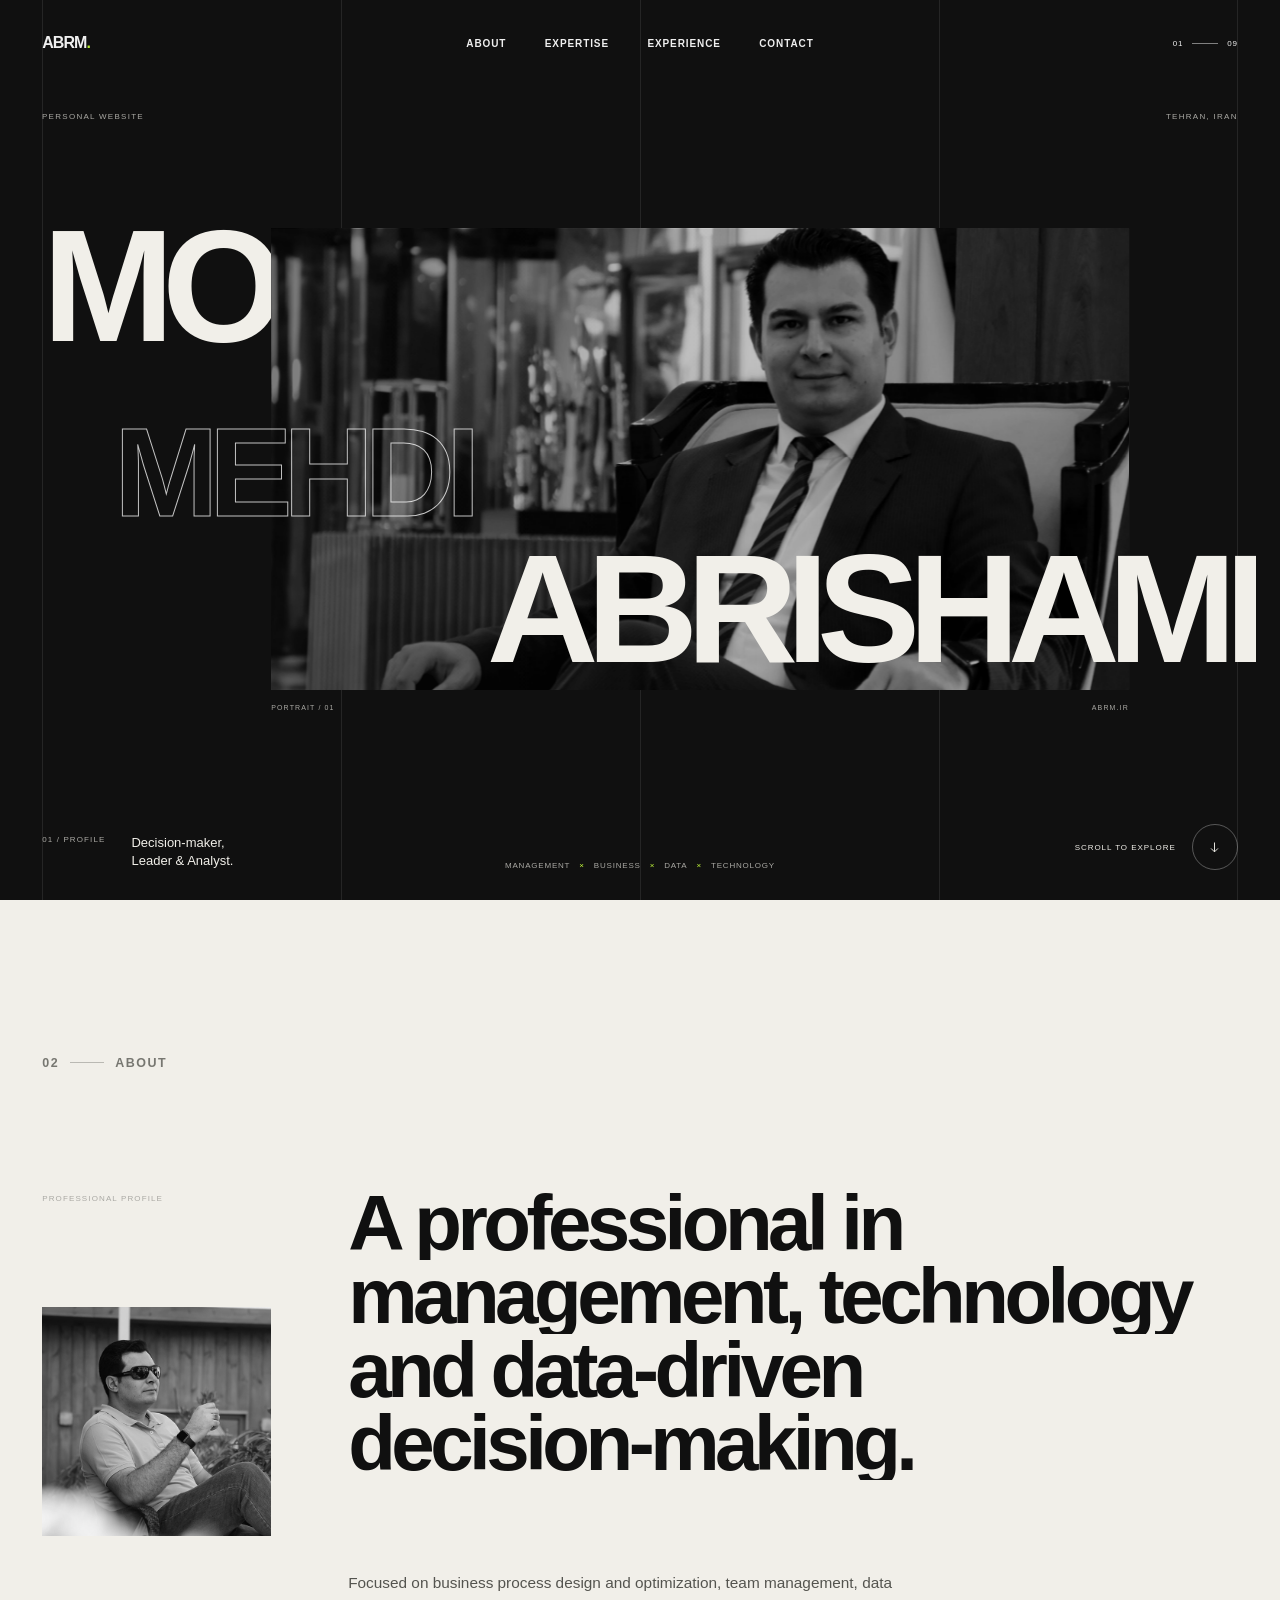
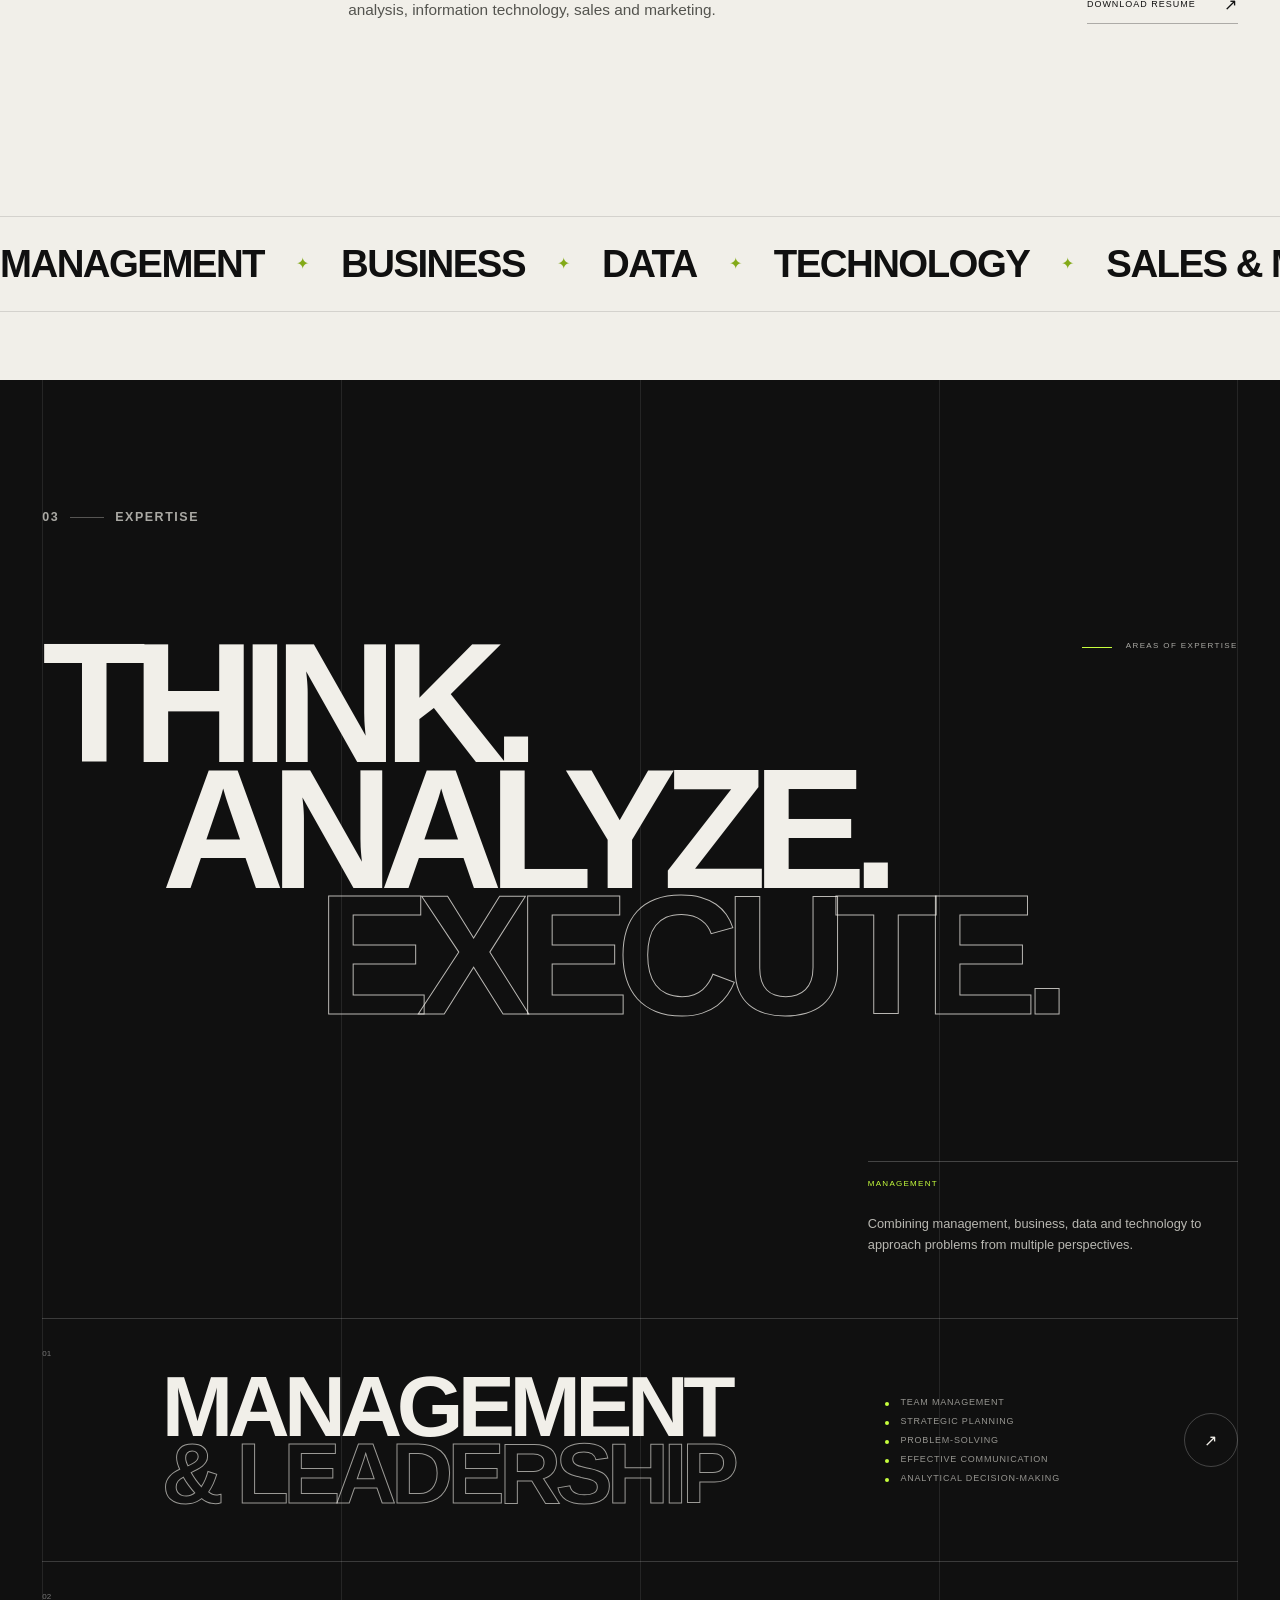
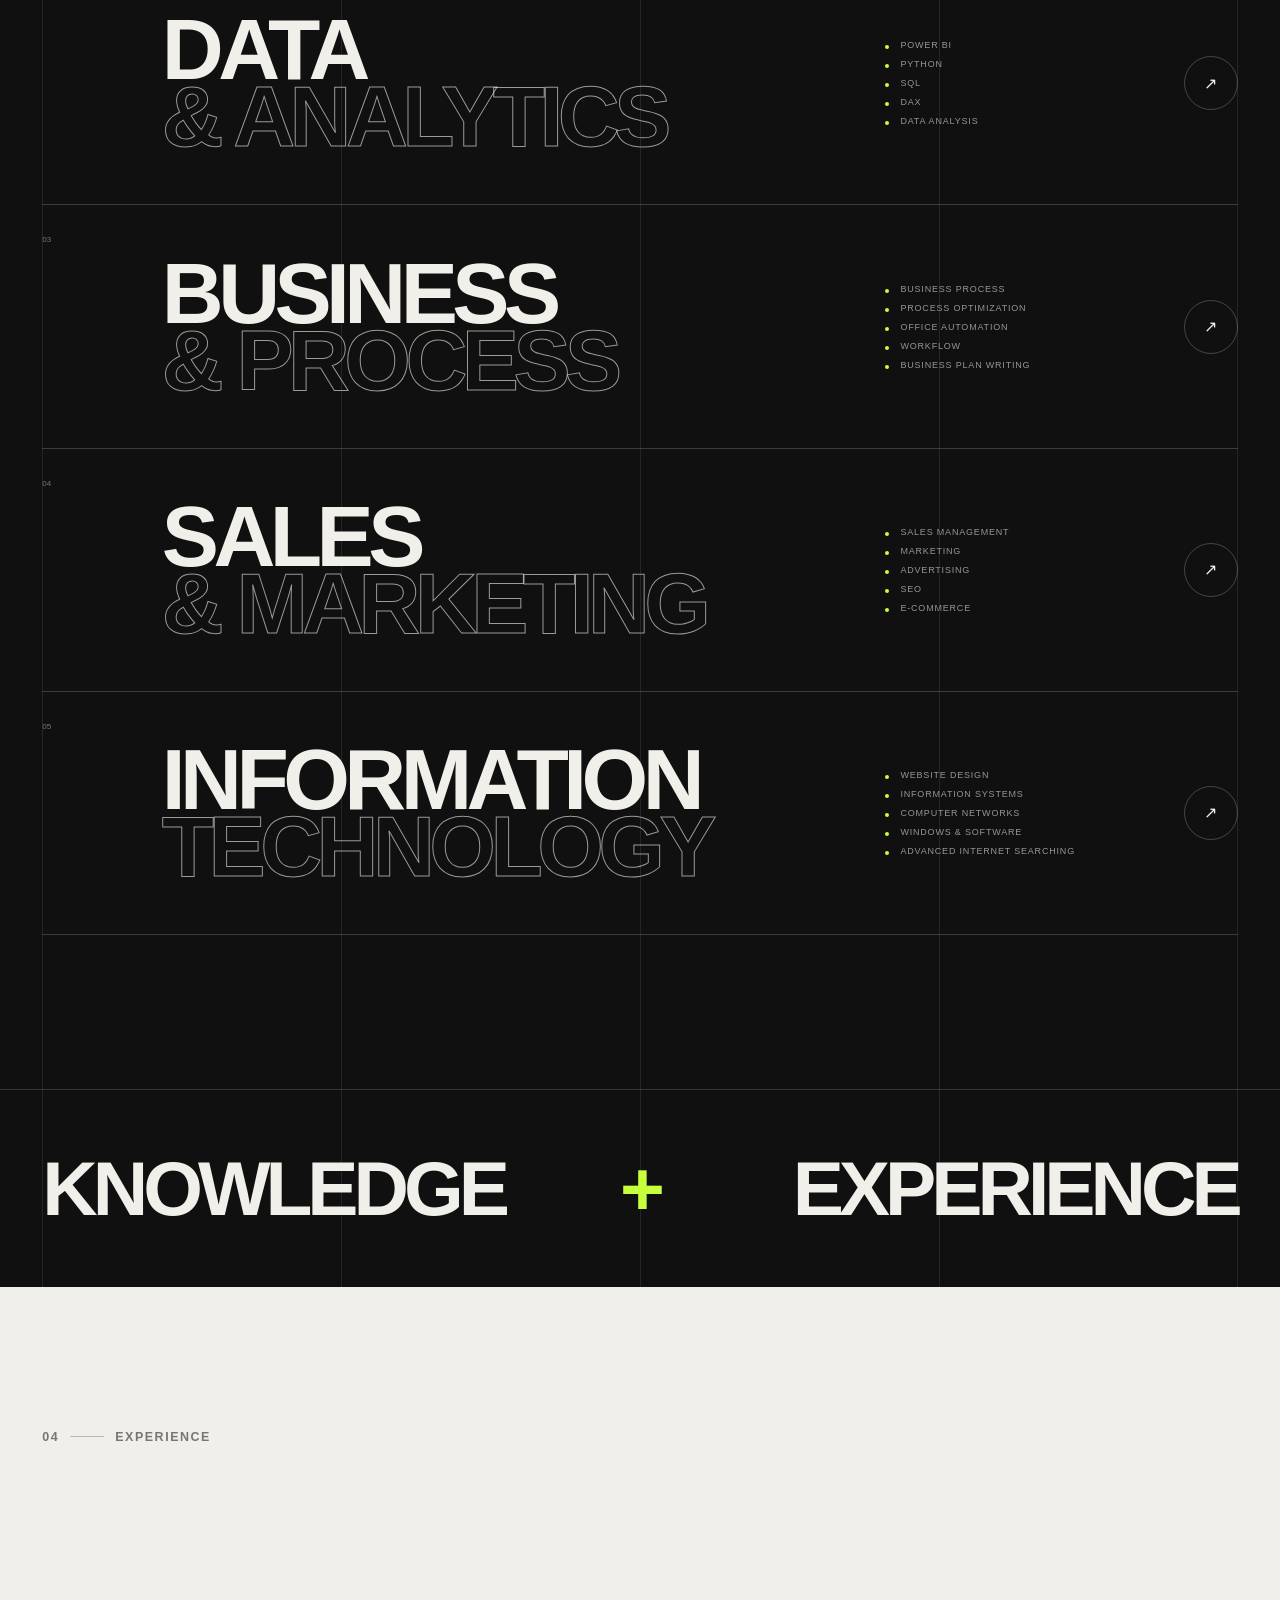
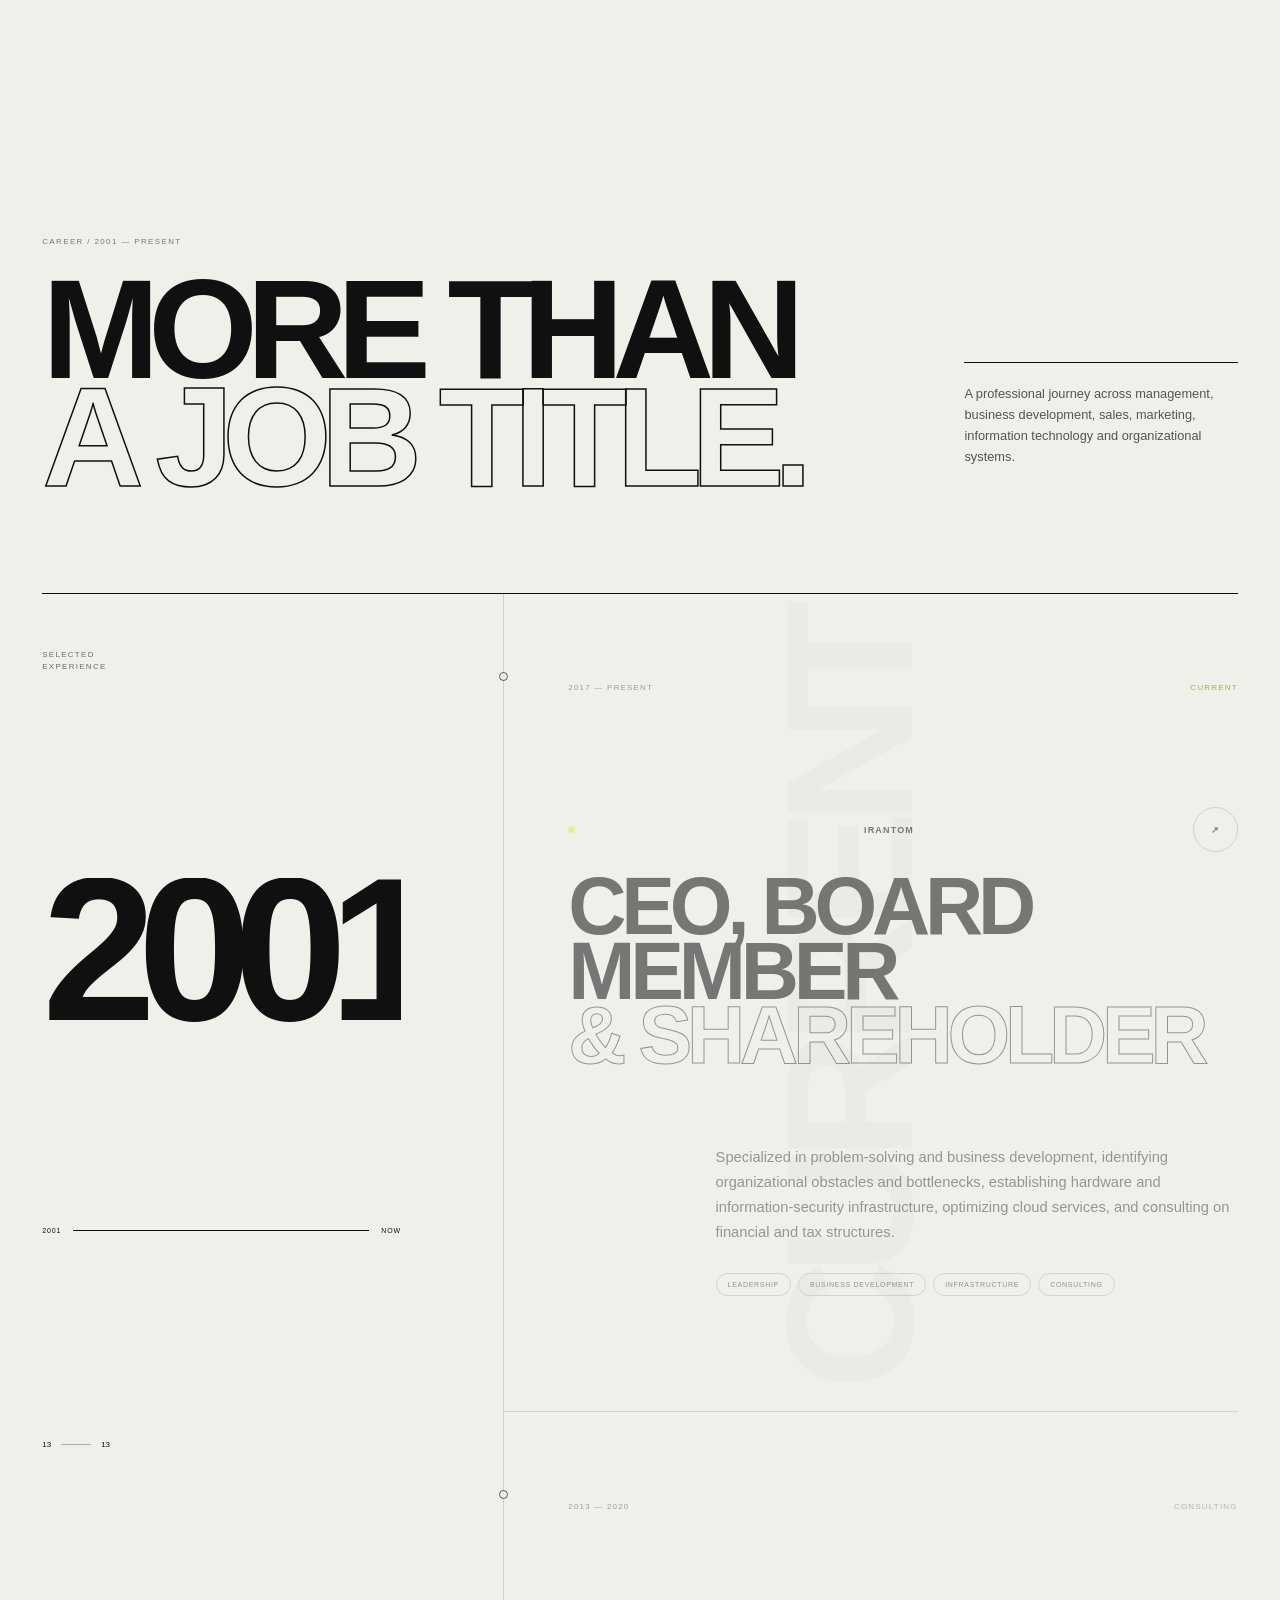
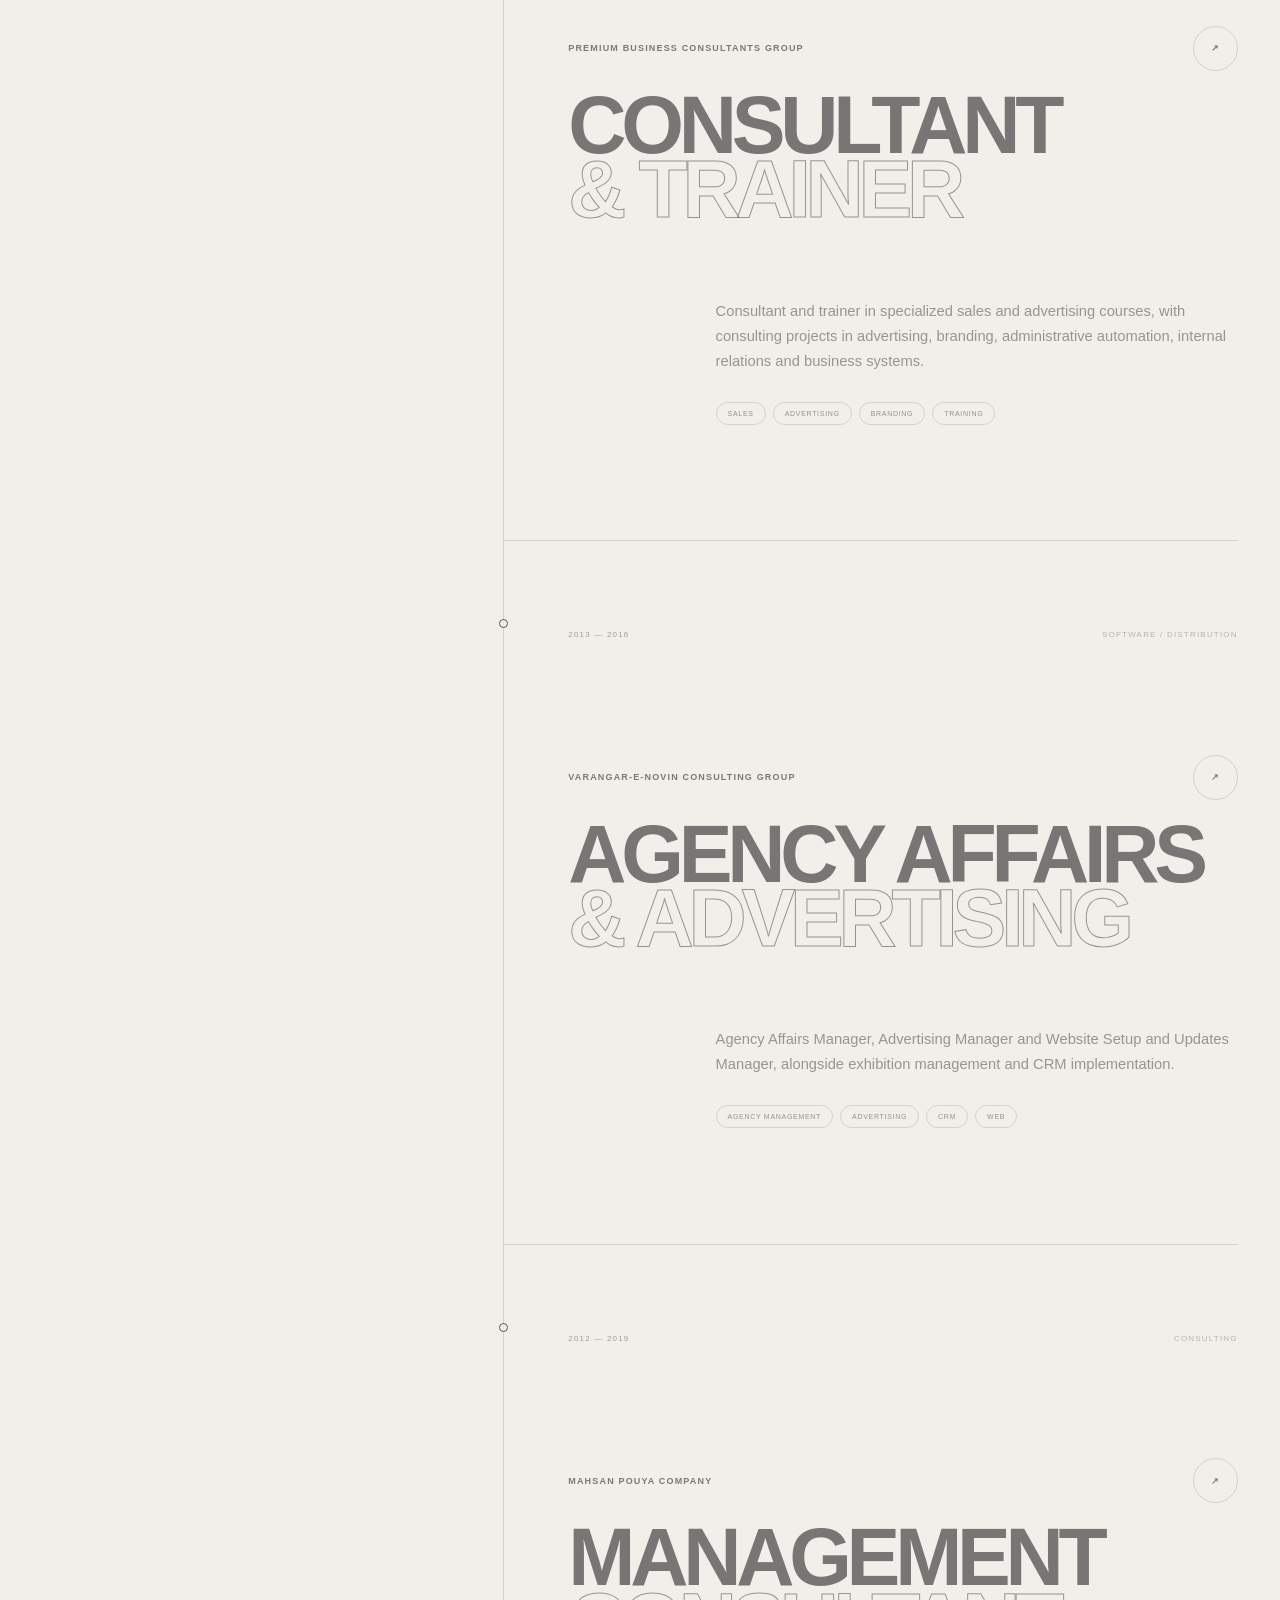
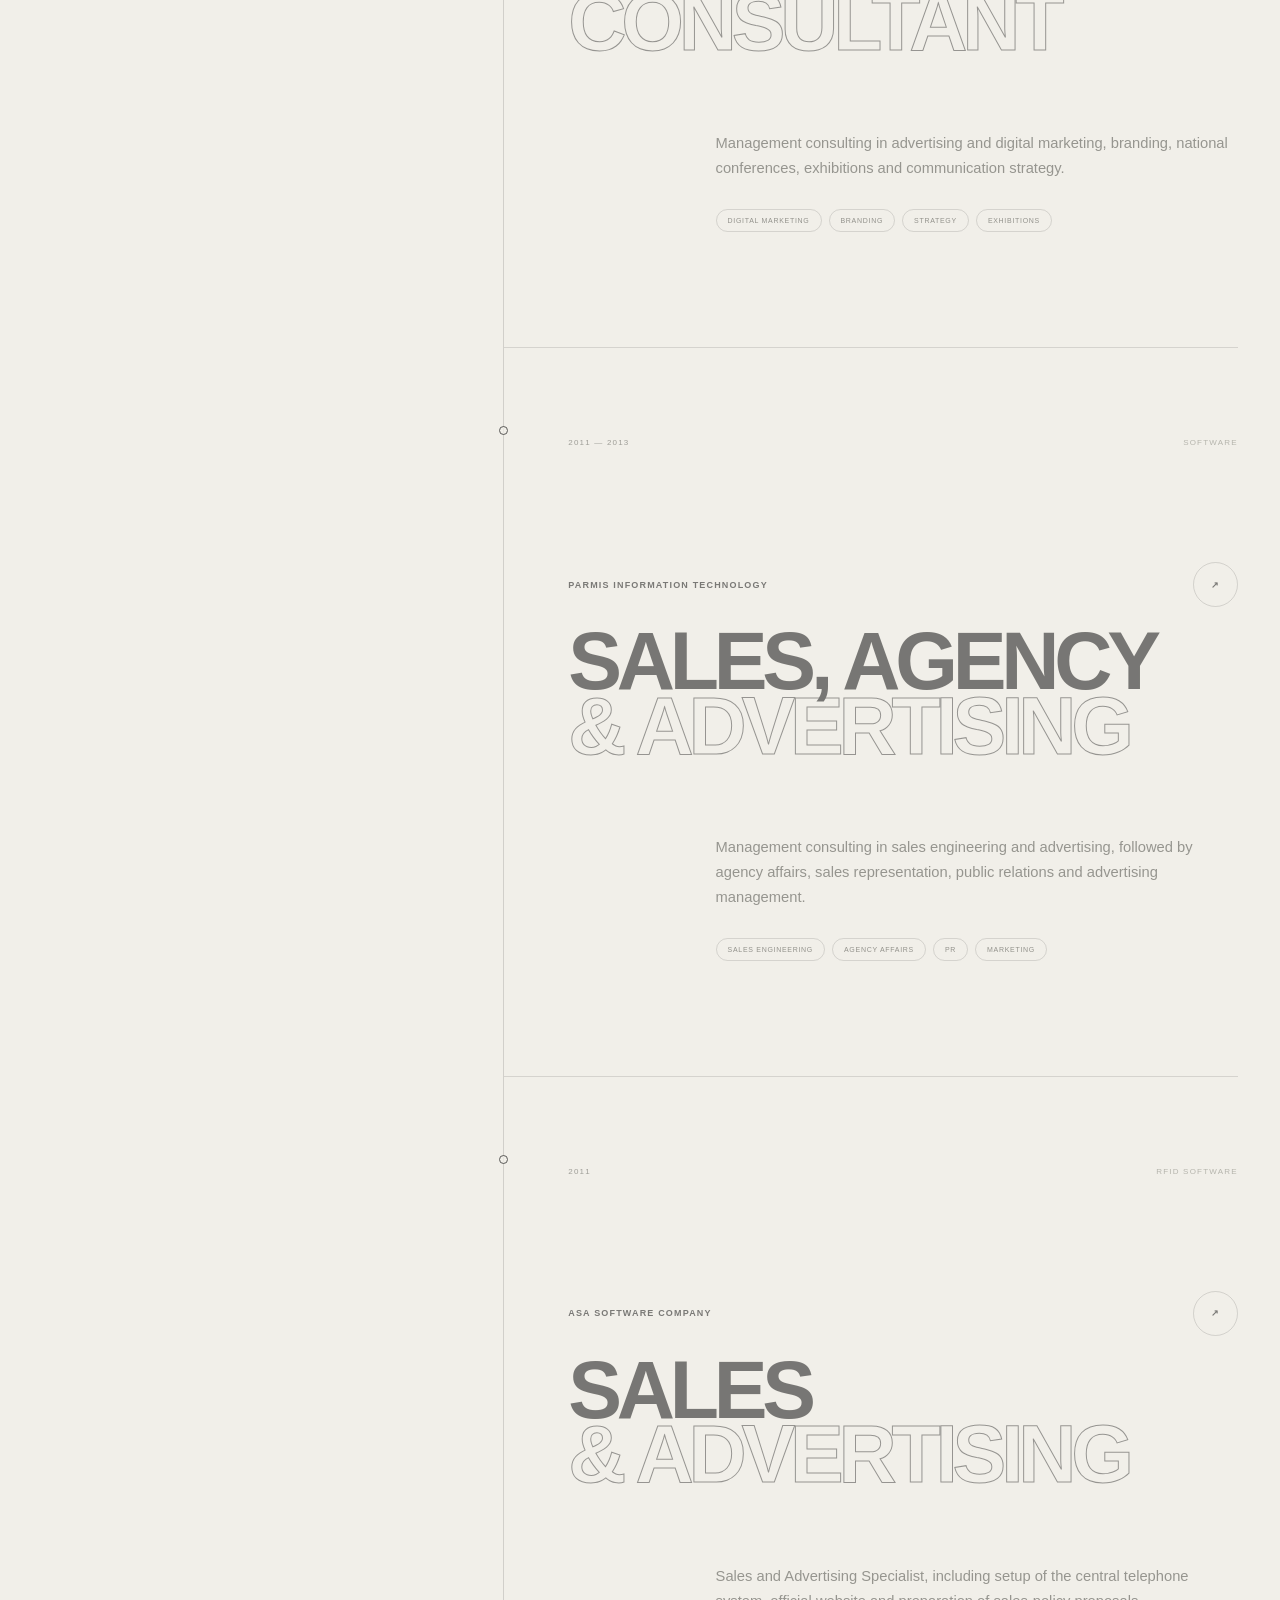
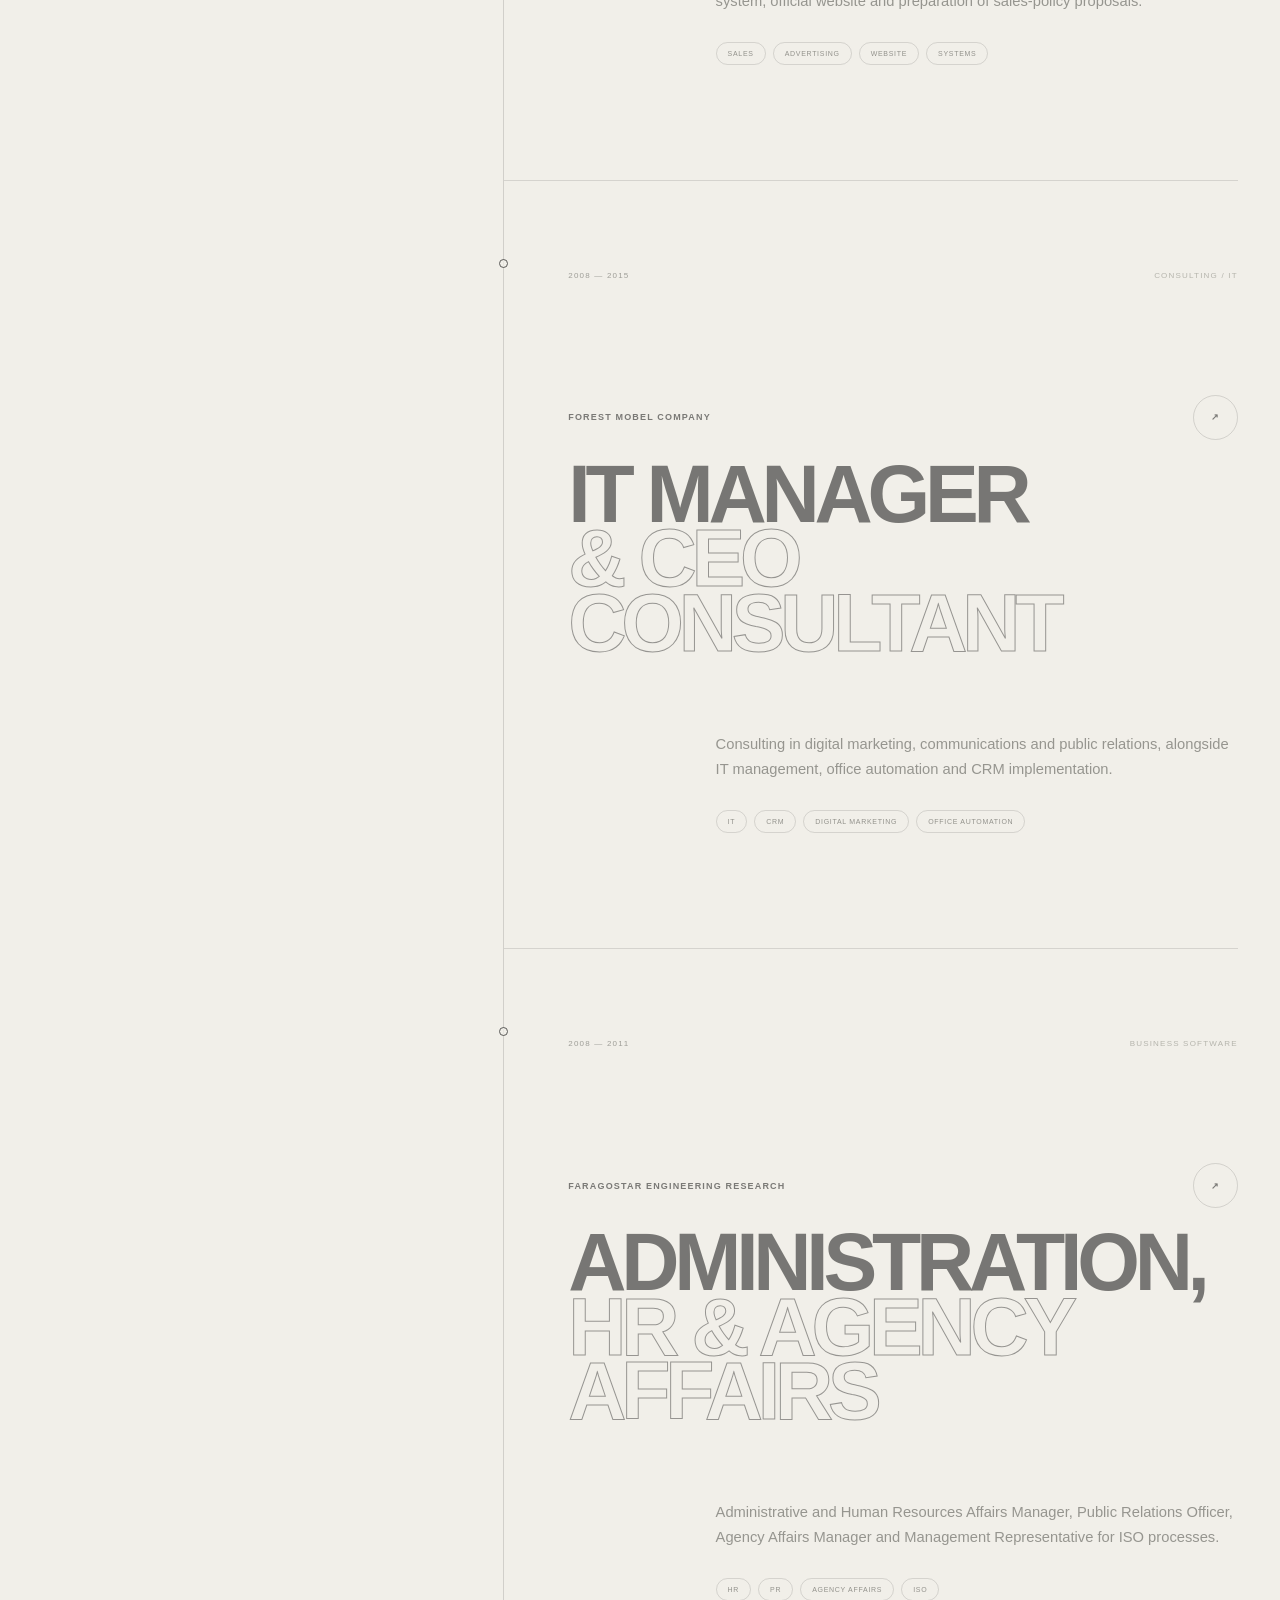
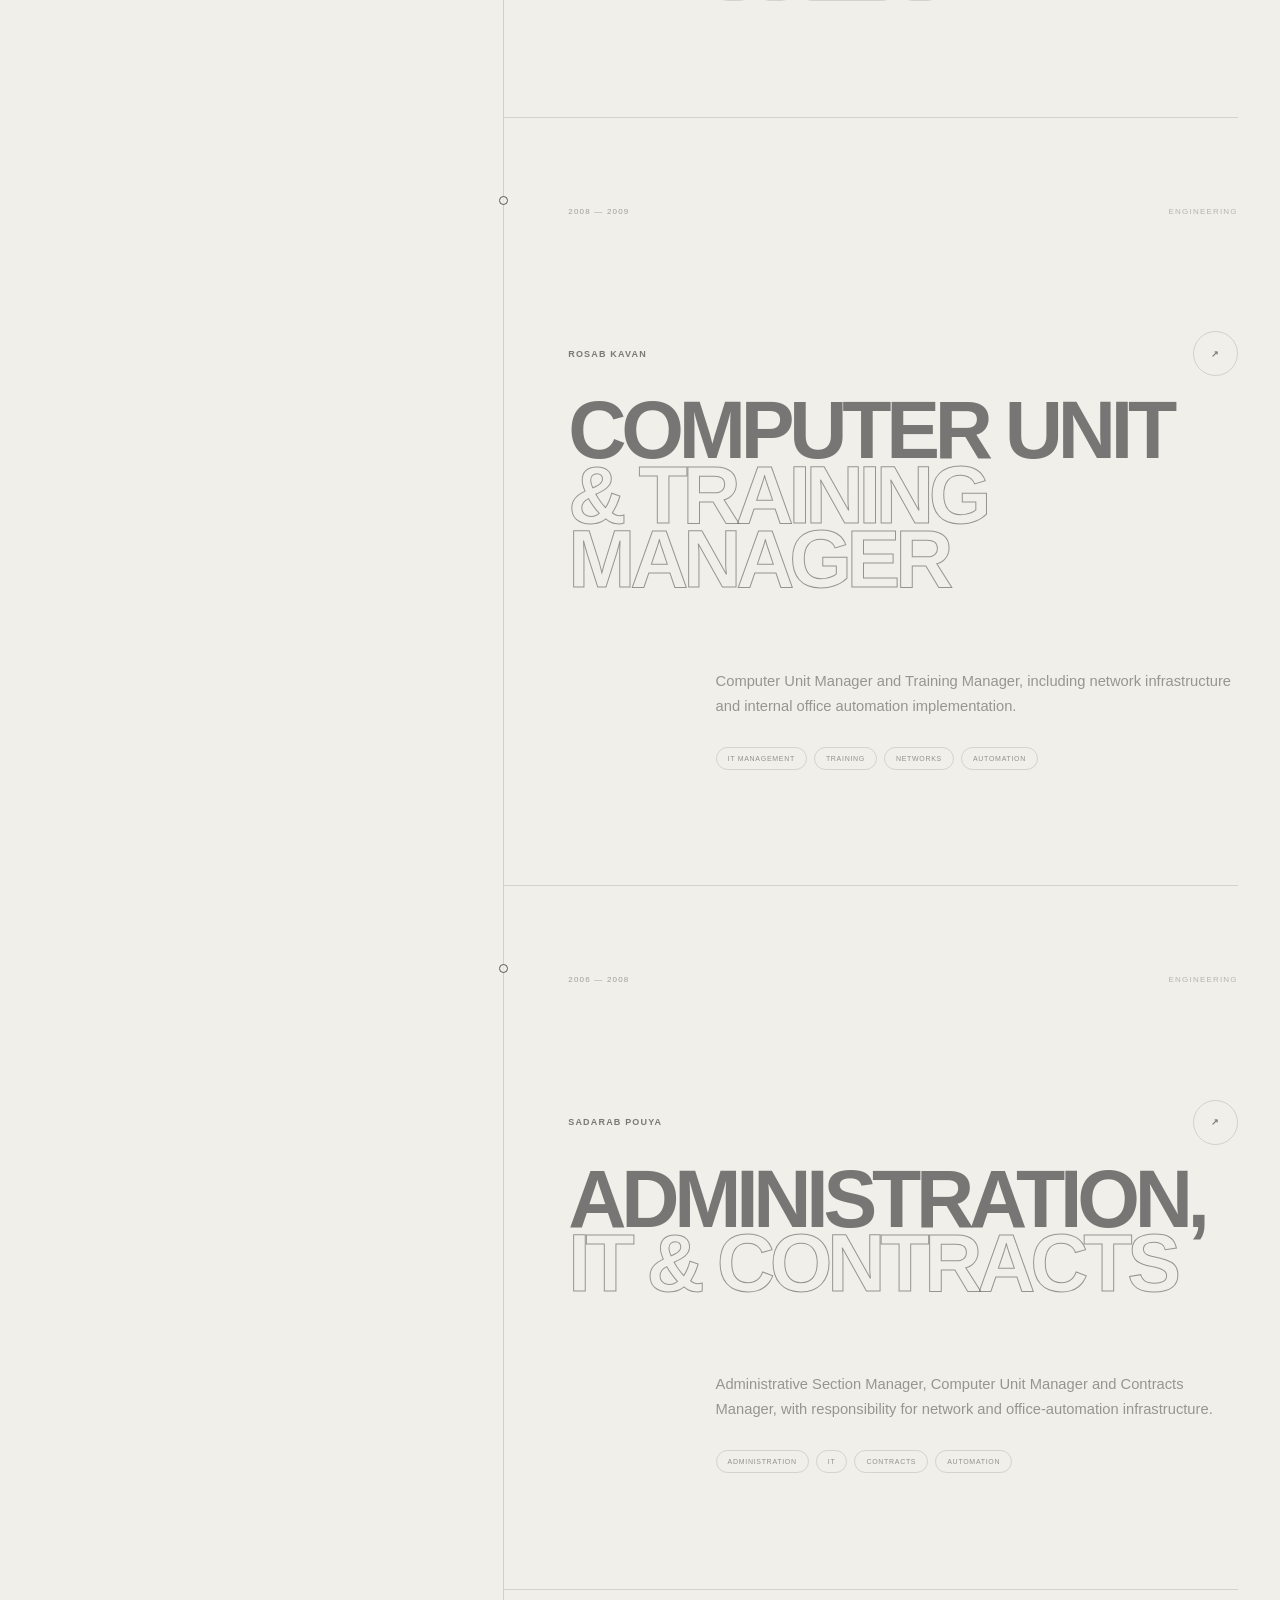
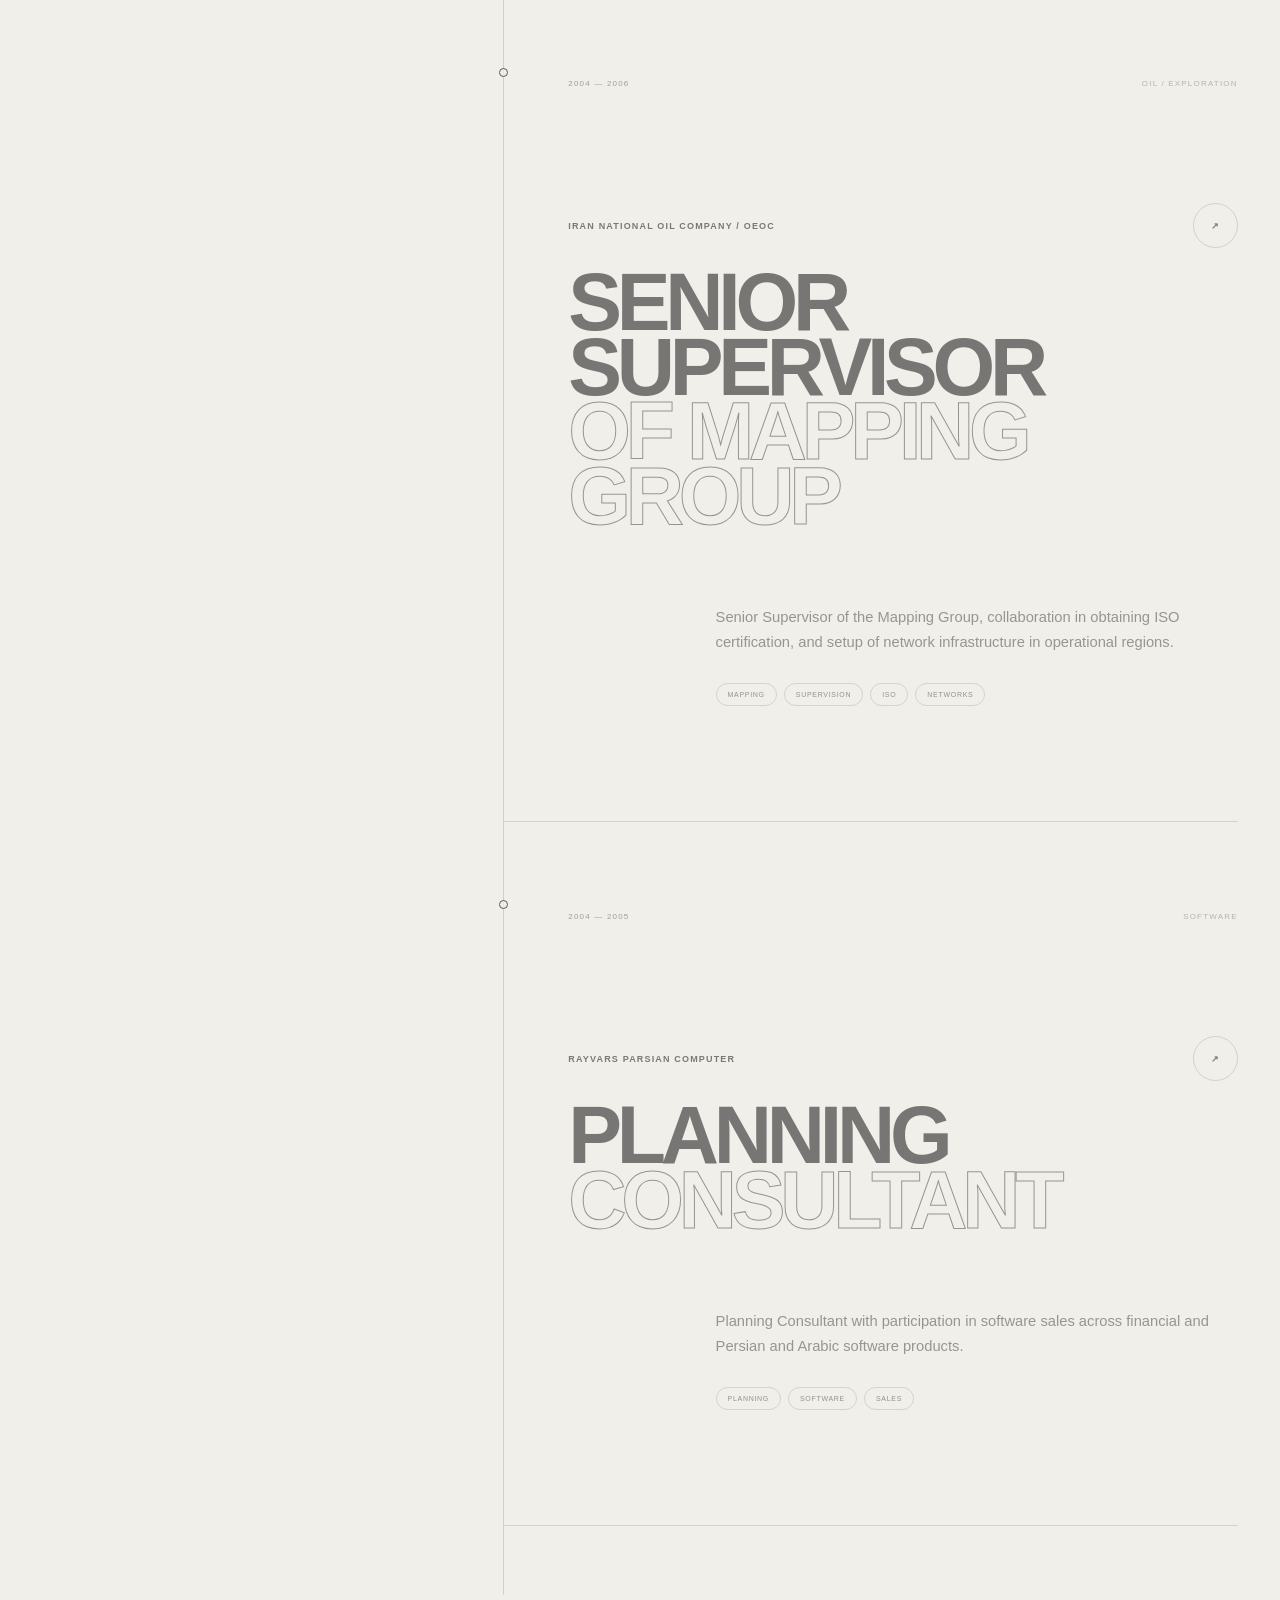
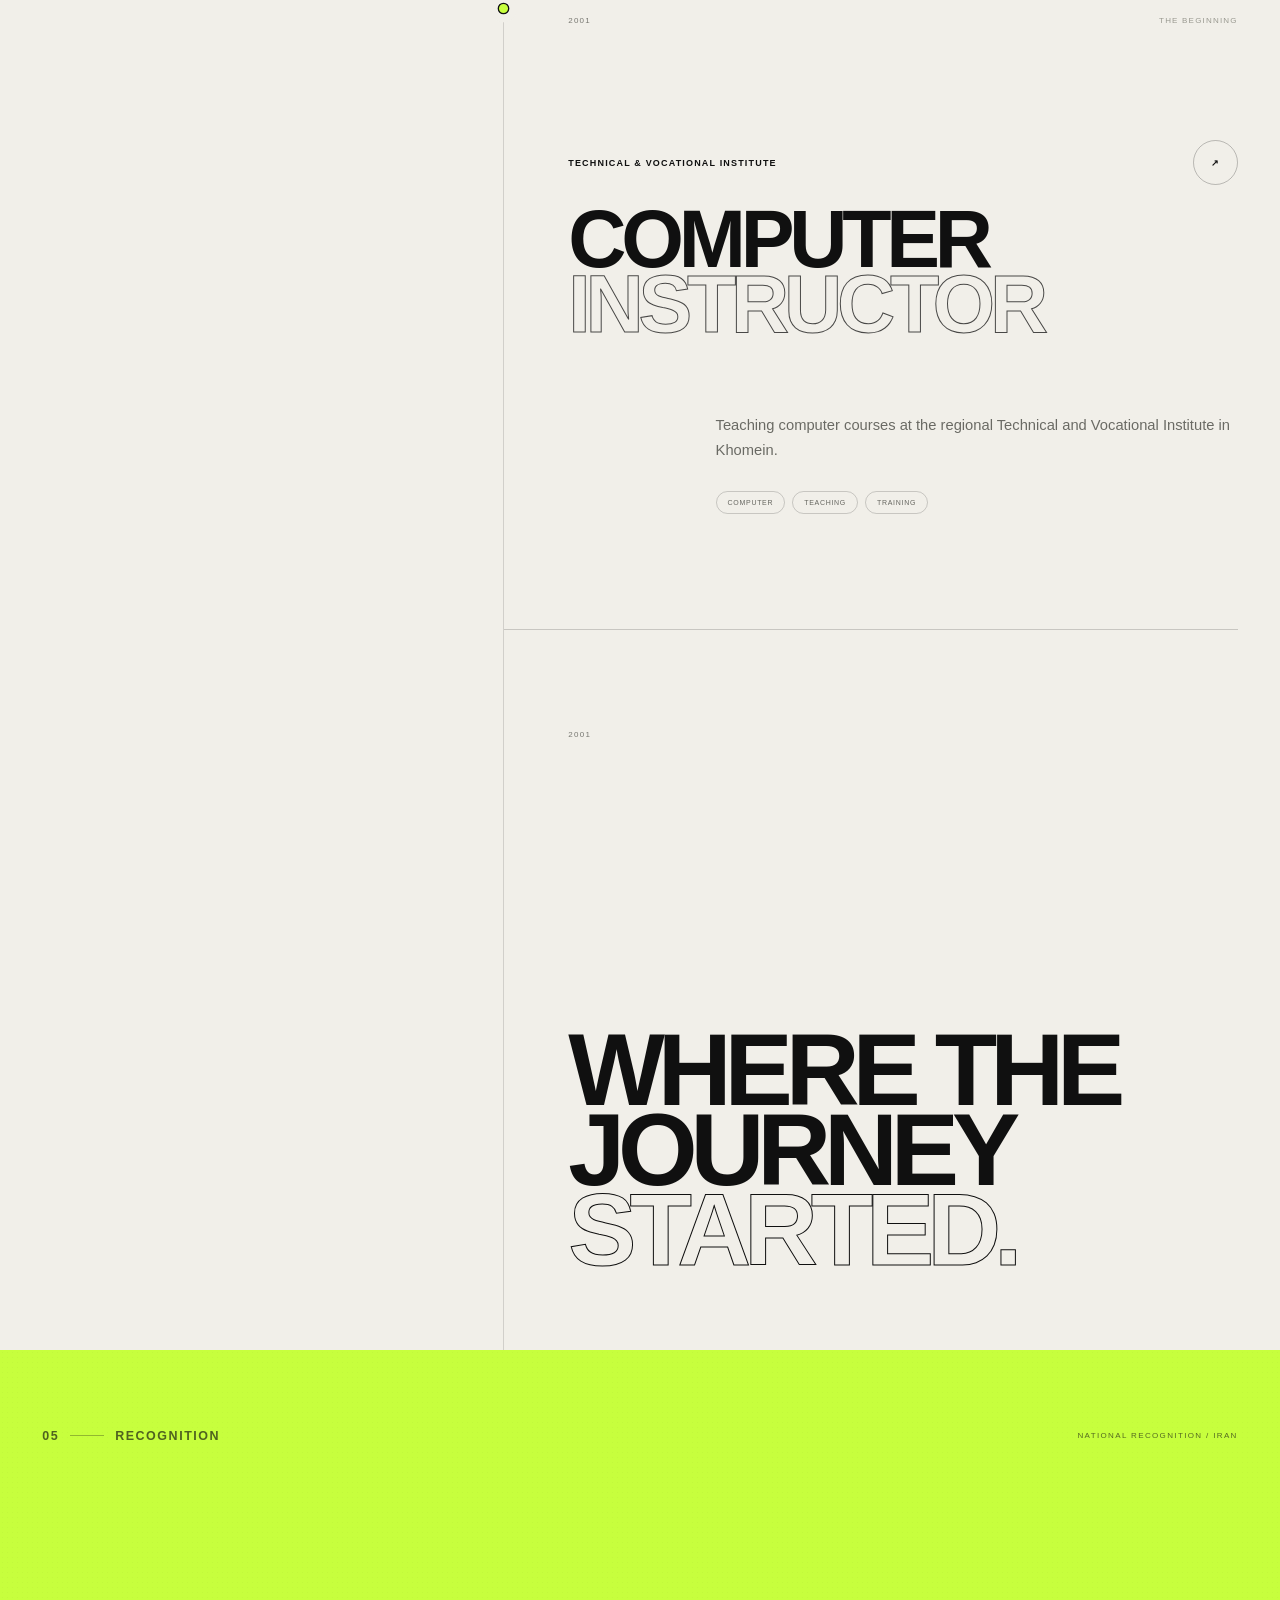
<file: index.html>
<!doctype html>
<html lang="en" dir="ltr">
<head>
  <meta charset="UTF-8">
  <meta name="viewport" content="width=device-width, initial-scale=1.0, viewport-fit=cover">

  <title>Mohammad Mehdi Abrishami | Executive, Business & Technology</title>

  <meta name="description" content="Official website of Mohammad Mehdi Abrishami — executive, entrepreneur and business & technology professional with experience in management, data analysis, business processes, sales, marketing and IT.">
  <meta name="author" content="Mohammad Mehdi Abrishami">
  <meta name="robots" content="index, follow, max-image-preview:large, max-snippet:-1, max-video-preview:-1">
  <meta name="theme-color" content="#111111">

  <link rel="canonical" href="https://abrm.ir/">

  <!-- Open Graph: WhatsApp, Telegram, LinkedIn, Facebook -->
  <meta property="og:type" content="website">
  <meta property="og:site_name" content="Mohammad Mehdi Abrishami">
  <meta property="og:locale" content="en_US">
  <meta property="og:title" content="Mohammad Mehdi Abrishami | Executive, Business & Technology">
  <meta property="og:description" content="Executive, entrepreneur and business & technology professional with experience in management, data analysis, business processes, sales, marketing and IT.">
  <meta property="og:url" content="https://abrm.ir/">
  <meta property="og:image" content="https://abrm.ir/assets/img/og-cover.jpg">
  <meta property="og:image:secure_url" content="https://abrm.ir/assets/img/og-cover.jpg">
  <meta property="og:image:type" content="image/jpeg">
  <meta property="og:image:width" content="1200">
  <meta property="og:image:height" content="630">
  <meta property="og:image:alt" content="Mohammad Mehdi Abrishami — Executive, Business & Technology">

  <!-- X / Twitter -->
  <meta name="twitter:card" content="summary_large_image">
  <meta name="twitter:title" content="Mohammad Mehdi Abrishami | Executive, Business & Technology">
  <meta name="twitter:description" content="Executive, entrepreneur and business & technology professional with experience in management, data analysis, business processes, sales, marketing and IT.">
  <meta name="twitter:image" content="https://abrm.ir/assets/img/og-cover.jpg">
  <meta name="twitter:image:alt" content="Mohammad Mehdi Abrishami — Executive, Business & Technology">

  <link rel="icon" type="image/png" href="./assets/img/favicon.png">
  <link rel="apple-touch-icon" href="./assets/img/apple-touch-icon.png">

  <!-- Load the hero image early because it is the main LCP visual -->
  <link rel="preload" as="image" href="./assets/img/hero-bg.jpg" fetchpriority="high">

  <link rel="stylesheet" href="./assets/css/style.css">
  <link rel="stylesheet" href="./assets/css/motion.css?v=20261009">
  <link rel="stylesheet" href="./assets/css/responsive.css?v=20261009">

  <script type="application/ld+json">
  {
    "@context": "https://schema.org",
    "@type": "Person",
    "@id": "https://abrm.ir/#person",
    "name": "Mohammad Mehdi Abrishami",
    "url": "https://abrm.ir/",
    "image": "https://abrm.ir/assets/img/hero-bg.jpg",
    "jobTitle": "CEO, Board Member & Shareholder",
    "worksFor": {
      "@type": "Organization",
      "name": "IranTom"
    },
    "address": {
      "@type": "PostalAddress",
      "addressLocality": "Tehran",
      "addressCountry": "IR"
    },
    "email": "mailto:info@abrm.ir",
    "telephone": "+989122122313",
    "sameAs": [
      "https://www.linkedin.com/in/m2abrishami/"
    ],
    "knowsAbout": [
      "Management",
      "Business Development",
      "Data Analysis",
      "Business Process",
      "Sales and Marketing",
      "Information Technology"
    ]
  }
  </script>
</head>

<body class="is-loading">

  <div class="intro" aria-hidden="true">
    <div class="intro__content">
      <div class="intro__mask">
        <span class="intro__brand">ABRM<span>.</span></span>
      </div>

      <div class="intro__rule">
        <span></span>
      </div>

      <span class="intro__caption">Mohammad Mehdi Abrishami</span>
    </div>
  </div>


  <div class="cursor" aria-hidden="true">
    <span class="cursor__dot"></span>

    <span class="cursor__ring">
      <span class="cursor__text"></span>
    </span>
  </div>


  <header class="header">

    <a href="#top" class="logo magnetic" aria-label="ABRM home">
      ABRM<span>.</span>
    </a>

    <nav class="nav" aria-label="Primary navigation">
      <a class="nav__link magnetic" href="#about">About</a>
      <a class="nav__link magnetic" href="#expertise">Expertise</a>
      <a class="nav__link magnetic" href="#experience">Experience</a>
      <a class="nav__link magnetic" href="#contact">Contact</a>
    </nav>

    <div class="header__index" aria-hidden="true">
      <span>01</span>
      <i></i>
      <span>09</span>
    </div>

    <button class="menu-toggle" type="button" aria-label="Open navigation">
      <span></span>
      <span></span>
    </button>

  </header>


  <main>

    <!-- ==================================================
         01 / HERO
    =================================================== -->

    <section class="hero" id="top">

      <div class="hero__grid" aria-hidden="true">
        <i></i><i></i><i></i><i></i>
      </div>

      <div class="hero__top">
        <span>Personal Website</span>
        <span>Tehran, Iran</span>
      </div>

      <div class="hero__stage">

        <div class="hero__first hero-mask" aria-hidden="true">
          <span>MOHAMMAD</span>
        </div>

        <div class="hero__photo" data-cursor="VIEW">

          <div class="hero__photo-reveal">
            <img
              src="./assets/img/hero-bg.jpg"
              class="hero__image"
              alt="Mohammad Mehdi Abrishami"
              fetchpriority="high"
              decoding="async"
            >
          </div>

          <div class="hero__photo-meta">
            <span>PORTRAIT / 01</span>
            <span>ABRM.IR</span>
          </div>

        </div>

        <div class="hero__middle" aria-hidden="true">
          <span>MEHDI</span>
        </div>

        <div class="hero__last hero-mask" aria-hidden="true">
          <span>ABRISHAMI</span>
        </div>

      </div>


      <div class="hero__footer">

        <div class="hero__identity">
          <span class="micro">01 / PROFILE</span>

          <p>
            Decision-maker,<br>
            Leader &amp; Analyst.
          </p>
        </div>

        <div class="hero__fields" aria-hidden="true">
          <span>Management</span><i>×</i>
          <span>Business</span><i>×</i>
          <span>Data</span><i>×</i>
          <span>Technology</span>
        </div>

        <a class="hero__scroll magnetic" href="#about">
          <span>Scroll to explore</span>

          <i>
            <svg viewBox="0 0 24 24">
              <path d="M12 4v15M6.5 13.5 12 19l5.5-5.5"/>
            </svg>
          </i>
        </a>

      </div>

      <div class="hero__progress" aria-hidden="true">
        <span></span>
      </div>

    </section>


    <!-- ==================================================
         02 / ABOUT
    =================================================== -->

    <section class="about" id="about">

      <div class="section-head">
        <span>02</span><i></i><span>About</span>
      </div>

      <div class="about__layout">

        <div class="about__aside">

          <span class="micro reveal">Professional Profile</span>

          <figure class="about__portrait reveal">
            <img
              src="./assets/img/profile-img.jpg"
              alt="Mohammad Mehdi Abrishami"
              loading="lazy"
              decoding="async"
            >
          </figure>

        </div>


        <div class="about__main">

          <h2 class="about__headline">

            <span class="line-mask"><span>A professional in</span></span>
            <span class="line-mask"><span>management, technology</span></span>
            <span class="line-mask"><span>and data-driven</span></span>
            <span class="line-mask"><span>decision-making.</span></span>

          </h2>


          <div class="about__details">

            <p class="reveal">
              Focused on business process design and optimization,
              team management, data analysis, information technology,
              sales and marketing.
            </p>

            <a
              class="arrow-link magnetic"
              href="./abrishami-cv-en.pdf"
              target="_blank"
              rel="noopener"
              data-cursor="OPEN"
            >
              <span>Download Resume</span>
              <i>↗</i>
            </a>

          </div>

        </div>

      </div>


      <div class="ticker" aria-hidden="true">

        <div class="ticker__track">

          <span>MANAGEMENT</span><i>✦</i>
          <span>BUSINESS</span><i>✦</i>
          <span>DATA</span><i>✦</i>
          <span>TECHNOLOGY</span><i>✦</i>
          <span>SALES &amp; MARKETING</span><i>✦</i>

          <span>MANAGEMENT</span><i>✦</i>
          <span>BUSINESS</span><i>✦</i>
          <span>DATA</span><i>✦</i>
          <span>TECHNOLOGY</span><i>✦</i>
          <span>SALES &amp; MARKETING</span><i>✦</i>

        </div>

      </div>

    </section>


    <!-- ==================================================
         03 / EXPERTISE
    =================================================== -->

    <section class="expertise" id="expertise">

      <div class="expertise__grid" aria-hidden="true">
        <i></i><i></i><i></i><i></i>
      </div>

      <div class="section-head section-head--light expertise__head">
        <span>03</span><i></i><span>Expertise</span>
      </div>


      <div class="expertise__intro">

        <div class="expertise__eyebrow reveal">
          <span>Areas of Expertise</span>
        </div>

        <h2 class="expertise__title">
          <span class="line-mask"><span>THINK.</span></span>
          <span class="line-mask"><span>ANALYZE.</span></span>

          <span class="line-mask expertise__title-accent">
            <span>EXECUTE.</span>
          </span>
        </h2>

        <div class="expertise__statement reveal">

          <span>MANAGEMENT</span>

          <p>
            Combining management, business,
            data and technology to approach
            problems from multiple perspectives.
          </p>

        </div>

      </div>


      <div class="expertise__list">

        <article class="expertise-item" data-cursor="VIEW">

          <div class="expertise-item__number">01</div>

          <div class="expertise-item__content">

            <h3>
              MANAGEMENT<br>
              <span>&amp; LEADERSHIP</span>
            </h3>

            <div class="expertise-item__skills">
              <span>Team Management</span>
              <span>Strategic Planning</span>
              <span>Problem-solving</span>
              <span>Effective Communication</span>
              <span>Analytical Decision-making</span>
            </div>

          </div>

          <div class="expertise-item__mark">↗</div>

        </article>


        <article class="expertise-item" data-cursor="VIEW">

          <div class="expertise-item__number">02</div>

          <div class="expertise-item__content">

            <h3>
              DATA<br>
              <span>&amp; ANALYTICS</span>
            </h3>

            <div class="expertise-item__skills">
              <span>Power BI</span>
              <span>Python</span>
              <span>SQL</span>
              <span>DAX</span>
              <span>Data Analysis</span>
            </div>

          </div>

          <div class="expertise-item__mark">↗</div>

        </article>


        <article class="expertise-item" data-cursor="VIEW">

          <div class="expertise-item__number">03</div>

          <div class="expertise-item__content">

            <h3>
              BUSINESS<br>
              <span>&amp; PROCESS</span>
            </h3>

            <div class="expertise-item__skills">
              <span>Business Process</span>
              <span>Process Optimization</span>
              <span>Office Automation</span>
              <span>Workflow</span>
              <span>Business Plan Writing</span>
            </div>

          </div>

          <div class="expertise-item__mark">↗</div>

        </article>


        <article class="expertise-item" data-cursor="VIEW">

          <div class="expertise-item__number">04</div>

          <div class="expertise-item__content">

            <h3>
              SALES<br>
              <span>&amp; MARKETING</span>
            </h3>

            <div class="expertise-item__skills">
              <span>Sales Management</span>
              <span>Marketing</span>
              <span>Advertising</span>
              <span>SEO</span>
              <span>E-commerce</span>
            </div>

          </div>

          <div class="expertise-item__mark">↗</div>

        </article>


        <article class="expertise-item" data-cursor="VIEW">

          <div class="expertise-item__number">05</div>

          <div class="expertise-item__content">

            <h3>
              INFORMATION<br>
              <span>TECHNOLOGY</span>
            </h3>

            <div class="expertise-item__skills">
              <span>Website Design</span>
              <span>Information Systems</span>
              <span>Computer Networks</span>
              <span>Windows &amp; Software</span>
              <span>Advanced Internet Searching</span>
            </div>

          </div>

          <div class="expertise-item__mark">↗</div>

        </article>

      </div>


      <div class="expertise__footer">
        <span>KNOWLEDGE</span>
        <span class="expertise__footer-center">+</span>
        <span>EXPERIENCE</span>
      </div>

    </section>


    <!-- ==================================================
         04 / EXPERIENCE
    =================================================== -->

    <section class="experience" id="experience">

      <div class="section-head experience__head">
        <span>04</span><i></i><span>Experience</span>
      </div>


      <div class="experience__intro">

        <div>

          <span class="experience__kicker reveal">
            Career / 2001 — Present
          </span>

          <h2 class="experience__headline">

            <span class="line-mask">
              <span>MORE THAN</span>
            </span>

            <span class="line-mask experience__outline">
              <span>A JOB TITLE.</span>
            </span>

          </h2>

        </div>


        <p class="experience__intro-copy reveal">
          A professional journey across management,
          business development, sales, marketing,
          information technology and organizational systems.
        </p>

      </div>


      <div class="career">

        <!-- STICKY LEFT SIDE -->
        <aside class="career__sticky">

          <span class="career__label">
            SELECTED<br>
            EXPERIENCE
          </span>

          <div class="career__year-wrap">
            <span class="career__year" id="careerYear">
              2017
            </span>
          </div>

          <div class="career__range">
            <span>2001</span>

            <div class="career__rail">
              <span id="careerProgress"></span>
            </div>

            <span>NOW</span>
          </div>

          <div class="career__counter">
            <span id="careerCurrent">01</span>
            <i></i>
            <span>13</span>
          </div>

        </aside>


        <!-- TIMELINE -->
        <div class="career__list">


          <!-- 01 -->
          <article
            class="career-item career-item--featured"
            data-year="2017"
            data-index="01"
          >

            <div class="career-item__top">
              <span>2017 — PRESENT</span>
              <span>CURRENT</span>
            </div>

            <div class="career-item__body">

              <div class="career-item__company">
                <span>IRANTOM</span>
                <i>↗</i>
              </div>

              <h3>
                CEO, BOARD MEMBER
                <br>
                <span>&amp; SHAREHOLDER</span>
              </h3>

              <p>
                Specialized in problem-solving and business development,
                identifying organizational obstacles and bottlenecks,
                establishing hardware and information-security
                infrastructure, optimizing cloud services, and consulting
                on financial and tax structures.
              </p>

              <div class="career-item__tags">
                <span>Leadership</span>
                <span>Business Development</span>
                <span>Infrastructure</span>
                <span>Consulting</span>
              </div>

            </div>

          </article>


          <!-- 02 -->
          <article
            class="career-item"
            data-year="2013"
            data-index="02"
          >

            <div class="career-item__top">
              <span>2013 — 2020</span>
              <span>CONSULTING</span>
            </div>

            <div class="career-item__body">

              <div class="career-item__company">
                <span>PREMIUM BUSINESS CONSULTANTS GROUP</span>
                <i>↗</i>
              </div>

              <h3>
                CONSULTANT
                <br>
                <span>&amp; TRAINER</span>
              </h3>

              <p>
                Consultant and trainer in specialized sales and
                advertising courses, with consulting projects in
                advertising, branding, administrative automation,
                internal relations and business systems.
              </p>

              <div class="career-item__tags">
                <span>Sales</span>
                <span>Advertising</span>
                <span>Branding</span>
                <span>Training</span>
              </div>

            </div>

          </article>


          <!-- 03 -->
          <article
            class="career-item"
            data-year="2013"
            data-index="03"
          >

            <div class="career-item__top">
              <span>2013 — 2016</span>
              <span>SOFTWARE / DISTRIBUTION</span>
            </div>

            <div class="career-item__body">

              <div class="career-item__company">
                <span>VARANGAR-E-NOVIN CONSULTING GROUP</span>
                <i>↗</i>
              </div>

              <h3>
                AGENCY AFFAIRS
                <br>
                <span>&amp; ADVERTISING</span>
              </h3>

              <p>
                Agency Affairs Manager, Advertising Manager and
                Website Setup and Updates Manager, alongside exhibition
                management and CRM implementation.
              </p>

              <div class="career-item__tags">
                <span>Agency Management</span>
                <span>Advertising</span>
                <span>CRM</span>
                <span>Web</span>
              </div>

            </div>

          </article>


          <!-- 04 -->
          <article
            class="career-item"
            data-year="2012"
            data-index="04"
          >

            <div class="career-item__top">
              <span>2012 — 2019</span>
              <span>CONSULTING</span>
            </div>

            <div class="career-item__body">

              <div class="career-item__company">
                <span>MAHSAN POUYA COMPANY</span>
                <i>↗</i>
              </div>

              <h3>
                MANAGEMENT
                <br>
                <span>CONSULTANT</span>
              </h3>

              <p>
                Management consulting in advertising and digital
                marketing, branding, national conferences,
                exhibitions and communication strategy.
              </p>

              <div class="career-item__tags">
                <span>Digital Marketing</span>
                <span>Branding</span>
                <span>Strategy</span>
                <span>Exhibitions</span>
              </div>

            </div>

          </article>


          <!-- 05 -->
          <article
            class="career-item"
            data-year="2011"
            data-index="05"
          >

            <div class="career-item__top">
              <span>2011 — 2013</span>
              <span>SOFTWARE</span>
            </div>

            <div class="career-item__body">

              <div class="career-item__company">
                <span>PARMIS INFORMATION TECHNOLOGY</span>
                <i>↗</i>
              </div>

              <h3>
                SALES, AGENCY
                <br>
                <span>&amp; ADVERTISING</span>
              </h3>

              <p>
                Management consulting in sales engineering and
                advertising, followed by agency affairs, sales
                representation, public relations and advertising
                management.
              </p>

              <div class="career-item__tags">
                <span>Sales Engineering</span>
                <span>Agency Affairs</span>
                <span>PR</span>
                <span>Marketing</span>
              </div>

            </div>

          </article>


          <!-- 06 -->
          <article
            class="career-item"
            data-year="2011"
            data-index="06"
          >

            <div class="career-item__top">
              <span>2011</span>
              <span>RFID SOFTWARE</span>
            </div>

            <div class="career-item__body">

              <div class="career-item__company">
                <span>ASA SOFTWARE COMPANY</span>
                <i>↗</i>
              </div>

              <h3>
                SALES
                <br>
                <span>&amp; ADVERTISING</span>
              </h3>

              <p>
                Sales and Advertising Specialist, including setup
                of the central telephone system, official website
                and preparation of sales-policy proposals.
              </p>

              <div class="career-item__tags">
                <span>Sales</span>
                <span>Advertising</span>
                <span>Website</span>
                <span>Systems</span>
              </div>

            </div>

          </article>


          <!-- 07 -->
          <article
            class="career-item"
            data-year="2008"
            data-index="07"
          >

            <div class="career-item__top">
              <span>2008 — 2015</span>
              <span>CONSULTING / IT</span>
            </div>

            <div class="career-item__body">

              <div class="career-item__company">
                <span>FOREST MOBEL COMPANY</span>
                <i>↗</i>
              </div>

              <h3>
                IT MANAGER
                <br>
                <span>&amp; CEO CONSULTANT</span>
              </h3>

              <p>
                Consulting in digital marketing, communications
                and public relations, alongside IT management,
                office automation and CRM implementation.
              </p>

              <div class="career-item__tags">
                <span>IT</span>
                <span>CRM</span>
                <span>Digital Marketing</span>
                <span>Office Automation</span>
              </div>

            </div>

          </article>


          <!-- 08 -->
          <article
            class="career-item"
            data-year="2008"
            data-index="08"
          >

            <div class="career-item__top">
              <span>2008 — 2011</span>
              <span>BUSINESS SOFTWARE</span>
            </div>

            <div class="career-item__body">

              <div class="career-item__company">
                <span>FARAGOSTAR ENGINEERING RESEARCH</span>
                <i>↗</i>
              </div>

              <h3>
                ADMINISTRATION,
                <br>
                <span>HR &amp; AGENCY AFFAIRS</span>
              </h3>

              <p>
                Administrative and Human Resources Affairs Manager,
                Public Relations Officer, Agency Affairs Manager
                and Management Representative for ISO processes.
              </p>

              <div class="career-item__tags">
                <span>HR</span>
                <span>PR</span>
                <span>Agency Affairs</span>
                <span>ISO</span>
              </div>

            </div>

          </article>


          <!-- 09 -->
          <article
            class="career-item"
            data-year="2008"
            data-index="09"
          >

            <div class="career-item__top">
              <span>2008 — 2009</span>
              <span>ENGINEERING</span>
            </div>

            <div class="career-item__body">

              <div class="career-item__company">
                <span>ROSAB KAVAN</span>
                <i>↗</i>
              </div>

              <h3>
                COMPUTER UNIT
                <br>
                <span>&amp; TRAINING MANAGER</span>
              </h3>

              <p>
                Computer Unit Manager and Training Manager,
                including network infrastructure and internal
                office automation implementation.
              </p>

              <div class="career-item__tags">
                <span>IT Management</span>
                <span>Training</span>
                <span>Networks</span>
                <span>Automation</span>
              </div>

            </div>

          </article>


          <!-- 10 -->
          <article
            class="career-item"
            data-year="2006"
            data-index="10"
          >

            <div class="career-item__top">
              <span>2006 — 2008</span>
              <span>ENGINEERING</span>
            </div>

            <div class="career-item__body">

              <div class="career-item__company">
                <span>SADARAB POUYA</span>
                <i>↗</i>
              </div>

              <h3>
                ADMINISTRATION,
                <br>
                <span>IT &amp; CONTRACTS</span>
              </h3>

              <p>
                Administrative Section Manager, Computer Unit
                Manager and Contracts Manager, with responsibility
                for network and office-automation infrastructure.
              </p>

              <div class="career-item__tags">
                <span>Administration</span>
                <span>IT</span>
                <span>Contracts</span>
                <span>Automation</span>
              </div>

            </div>

          </article>


          <!-- 11 -->
          <article
            class="career-item"
            data-year="2004"
            data-index="11"
          >

            <div class="career-item__top">
              <span>2004 — 2006</span>
              <span>OIL / EXPLORATION</span>
            </div>

            <div class="career-item__body">

              <div class="career-item__company">
                <span>IRAN NATIONAL OIL COMPANY / OEOC</span>
                <i>↗</i>
              </div>

              <h3>
                SENIOR SUPERVISOR
                <br>
                <span>OF MAPPING GROUP</span>
              </h3>

              <p>
                Senior Supervisor of the Mapping Group,
                collaboration in obtaining ISO certification,
                and setup of network infrastructure in operational regions.
              </p>

              <div class="career-item__tags">
                <span>Mapping</span>
                <span>Supervision</span>
                <span>ISO</span>
                <span>Networks</span>
              </div>

            </div>

          </article>


          <!-- 12 -->
          <article
            class="career-item"
            data-year="2004"
            data-index="12"
          >

            <div class="career-item__top">
              <span>2004 — 2005</span>
              <span>SOFTWARE</span>
            </div>

            <div class="career-item__body">

              <div class="career-item__company">
                <span>RAYVARS PARSIAN COMPUTER</span>
                <i>↗</i>
              </div>

              <h3>
                PLANNING
                <br>
                <span>CONSULTANT</span>
              </h3>

              <p>
                Planning Consultant with participation in
                software sales across financial and Persian
                and Arabic software products.
              </p>

              <div class="career-item__tags">
                <span>Planning</span>
                <span>Software</span>
                <span>Sales</span>
              </div>

            </div>

          </article>


          <!-- 13 -->
          <article
            class="career-item career-item--origin"
            data-year="2001"
            data-index="13"
          >

            <div class="career-item__top">
              <span>2001</span>
              <span>THE BEGINNING</span>
            </div>

            <div class="career-item__body">

              <div class="career-item__company">
                <span>TECHNICAL &amp; VOCATIONAL INSTITUTE</span>
                <i>↗</i>
              </div>

              <h3>
                COMPUTER
                <br>
                <span>INSTRUCTOR</span>
              </h3>

              <p>
                Teaching computer courses at the regional
                Technical and Vocational Institute in Khomein.
              </p>

              <div class="career-item__tags">
                <span>Computer</span>
                <span>Teaching</span>
                <span>Training</span>
              </div>

            </div>

          </article>


          <div class="career__end">

            <span>2001</span>

            <strong>
              WHERE THE
              <br>
              JOURNEY
              <br>
              <em>STARTED.</em>
            </strong>

          </div>

        </div>

      </div>

    </section>


    <!-- ==================================================
         05 / RECOGNITION — NEXT
    =================================================== -->

<!-- ==================================================
     05 / RECOGNITION
=================================================== -->

<section class="recognition" id="recognition">

  <div class="recognition__noise" aria-hidden="true"></div>

  <div class="recognition__top">

    <div class="section-head recognition__head">
      <span>05</span>
      <i></i>
      <span>Recognition</span>
    </div>

    <span class="recognition__meta">
      NATIONAL RECOGNITION / IRAN
    </span>

  </div>


  <div class="recognition__stage">

    <div class="recognition__year" aria-hidden="true">
      2013
    </div>


    <div class="recognition__main">

      <span class="recognition__eyebrow">
        ENTREPRENEURSHIP
      </span>

      <h2>
        <span class="recognition__solid">
          NATIONAL
        </span>

        <span class="recognition__outline">
          YOUNG
        </span>

        <span class="recognition__solid">
          ENTREPRENEUR
        </span>

        <span class="recognition__outline">
          OF THE YEAR.
        </span>
      </h2>

    </div>


    <div class="recognition__side">

      <span class="recognition__side-number">
        01 / DISTINCTION
      </span>

      <p>
        National Young Entrepreneur of the Year
        in 2013.
      </p>

      <div class="recognition__authority">

        <span>APPOINTED BY</span>

        <strong>
          Ministry of Industry,<br>
          Mine and Trade of Iran
        </strong>

      </div>

    </div>

  </div>


  <div class="recognition__bottom">

    <span>
      LEADERSHIP
    </span>

    <i>✦</i>

    <span>
      ENTREPRENEURSHIP
    </span>

    <i>✦</i>

    <span>
      BUSINESS
    </span>

    <i>✦</i>

    <span>
      2013
    </span>

  </div>

</section>



<!-- ==================================================
     06 / EDUCATION
=================================================== -->

<section class="education" id="education">

  <div class="education__grid" aria-hidden="true">
    <i></i><i></i><i></i><i></i>
  </div>

  <div class="section-head education__head">
    <span>06</span>
    <i></i>
    <span>Education</span>
  </div>


  <div class="education__hero">

    <span class="education__kicker reveal">
      Academic Journey / 2010 — 2018
    </span>

    <h2 class="education__title">
      <span class="line-mask">
        <span>LEARN.</span>
      </span>

      <span class="line-mask education__title-outline">
        <span>EVOLVE.</span>
      </span>

      <span class="line-mask education__title-shift">
        <span>LEAD.</span>
      </span>
    </h2>

    <div class="education__intro reveal">
      <span>04 / ACADEMIC MILESTONES</span>

      <p>
        Academic development across software,
        business administration and management.
      </p>
    </div>

  </div>


  <!-- TIMELINE -->
  <div class="education-track">

    <div class="education-track__line" aria-hidden="true">
      <span></span>
    </div>


    <!-- 2010 -->
    <article class="degree degree--01" data-year="2010">

      <div class="degree__year">
        <span>2010</span>
      </div>

      <div class="degree__dot" aria-hidden="true"></div>

      <div class="degree__content">

        <span class="degree__number">
          01 / FOUNDATION
        </span>

        <h3>
          ASSOCIATE DEGREE
          <span>IN SOFTWARE COMPUTER</span>
        </h3>

        <p>
          Payam Noor
        </p>

      </div>

    </article>


    <!-- 2011 -->
    <article class="degree degree--02" data-year="2011">

      <div class="degree__year">
        <span>2011</span>
      </div>

      <div class="degree__dot" aria-hidden="true"></div>

      <div class="degree__content">

        <span class="degree__number">
          02 / BUSINESS
        </span>

        <h3>
          MBA
        </h3>

        <p>
          Higher Education Institute of
          Azad Bamdad Danesh
        </p>

      </div>

    </article>


    <!-- 2013 -->
    <article class="degree degree--03" data-year="2013">

      <div class="degree__year">
        <span>2013</span>
      </div>

      <div class="degree__dot" aria-hidden="true"></div>

      <div class="degree__content">

        <span class="degree__number">
          03 / BUSINESS
        </span>

        <h3>
          MBA
        </h3>

        <p>
          Higher Education Institute of
          Azad Farhang va Andisheh Iranian
        </p>

      </div>

    </article>


    <!-- 2018 -->
    <article class="degree degree--04" data-year="2018">

      <div class="degree__year">
        <span>2018</span>
      </div>

      <div class="degree__dot" aria-hidden="true"></div>

      <div class="degree__content">

        <span class="degree__number">
          04 / MANAGEMENT
        </span>

        <h3>
          DBA
        </h3>

        <p>
          Fan Pardazan Learning Institute
        </p>

      </div>

    </article>

  </div>


  <!-- EDUCATION END -->
  <div class="education__end">

    <div>
      <span>2010</span>
      <i></i>
      <span>2018</span>
    </div>

    <h3>
      SOFTWARE
      <span>→</span>
      BUSINESS
      <span>→</span>
      MANAGEMENT
    </h3>

  </div>

</section>


<!-- ==================================================
     07 / PROFESSIONAL TRAINING
=================================================== -->

<section class="training" id="training">

  <div class="training__grid" aria-hidden="true">
    <i></i><i></i><i></i><i></i>
  </div>

  <div class="training__top">

    <div class="section-head section-head--light">
      <span>07</span>
      <i></i>
      <span>Professional Training</span>
    </div>

    <span class="training__range">
      2000 — 2022
    </span>

  </div>


  <!-- INTRO -->
  <div class="training__hero">

    <span class="training__ghost" aria-hidden="true">
      16
    </span>

    <div class="training__hero-main">

      <span class="training__kicker reveal">
        CONTINUOUS LEARNING
      </span>

      <h2 class="training__title">

        <span class="line-mask">
          <span>NEVER</span>
        </span>

        <span class="line-mask training__title-outline">
          <span>STOP</span>
        </span>

        <span class="line-mask training__title-shift">
          <span>LEARNING.</span>
        </span>

      </h2>

    </div>


    <div class="training__hero-side reveal">

      <span>PROFESSIONAL DEVELOPMENT</span>

      <p>
        Professional IT training across data analysis,
        business intelligence, web technologies,
        systems and computer operations.
      </p>

    </div>

  </div>


  <!-- ==================================================
       RECENT / DATA & BI
  =================================================== -->

  <div class="learning-era learning-era--featured">

    <div class="learning-era__year">
      <span>2022</span>
      <small>DATA / BI</small>
    </div>


    <div class="learning-era__courses">

      <article class="course course--featured">

        <span class="course__index">01</span>

        <div class="course__name">
          <span>DATA ANALYSIS WITH</span>
          <strong>PYTHON</strong>
        </div>

        <div class="course__source">
          <span>Analysts Institute</span>
          <span>2022</span>
        </div>

        <i class="course__arrow">↗</i>

      </article>


      <article class="course course--featured">

        <span class="course__index">02</span>

        <div class="course__name">
          <span>SQL 2016 / BI &amp;</span>
          <strong>DATA SCIENCE</strong>
        </div>

        <div class="course__source">
          <span>Analysts Institute</span>
          <span>2022</span>
        </div>

        <i class="course__arrow">↗</i>

      </article>

    </div>

  </div>


  <!-- ==================================================
       2021
  =================================================== -->

  <div class="learning-era">

    <div class="learning-era__year">
      <span>2021</span>
      <small>BUSINESS INTELLIGENCE</small>
    </div>


    <div class="learning-era__courses">

      <article class="course">

        <span class="course__index">03</span>

        <div class="course__name">
          <span>CODING</span>
          <strong>DAX</strong>
        </div>

        <div class="course__source">
          <span>Analysts Institute</span>
          <span>2021</span>
        </div>

        <i class="course__arrow">↗</i>

      </article>


      <article class="course">

        <span class="course__index">04</span>

        <div class="course__name">
          <span>DATA DESIGN &amp; ANALYSIS</span>
          <strong>POWER BI HERO</strong>
        </div>

        <div class="course__source">
          <span>Analysts Institute</span>
          <span>2021</span>
        </div>

        <i class="course__arrow">↗</i>

      </article>


      <article class="course">

        <span class="course__index">05</span>

        <div class="course__name">
          <span>DATA DESIGN &amp; ANALYSIS</span>
          <strong>POWER BI</strong>
        </div>

        <div class="course__source">
          <span>Analysts Institute</span>
          <span>2021</span>
        </div>

        <i class="course__arrow">↗</i>

      </article>

    </div>

  </div>


  <!-- ==================================================
       2016
  =================================================== -->

  <div class="learning-era">

    <div class="learning-era__year">
      <span>2016</span>
      <small>WEB / DIGITAL</small>
    </div>


    <div class="learning-era__courses">

      <article class="course">

        <span class="course__index">06</span>

        <div class="course__name">
          <span>WEB DESIGN</span>
          <strong>CIW DESIGN PACK</strong>
        </div>

        <div class="course__source">
          <span>Tehran Technical Institute</span>
          <span>2016</span>
        </div>

        <i class="course__arrow">↗</i>

      </article>


      <article class="course">

        <span class="course__index">07</span>

        <div class="course__name">
          <span>E-COMMERCE</span>
          <strong>STRATEGIES &amp; PRACTICES</strong>
        </div>

        <div class="course__source">
          <span>Tehran Technical Institute</span>
          <span>2016</span>
        </div>

        <i class="course__arrow">↗</i>

      </article>


      <article class="course">

        <span class="course__index">08</span>

        <div class="course__name">
          <span>SEARCH ENGINE</span>
          <strong>OPTIMIZATION</strong>
        </div>

        <div class="course__source">
          <span>Tehran Technical Institute</span>
          <span>2016</span>
        </div>

        <i class="course__arrow">↗</i>

      </article>


      <article class="course">

        <span class="course__index">09</span>

        <div class="course__name">
          <span>PROFESSIONAL WEBSITE</span>
          <strong>DESIGN &amp; ANALYSIS</strong>
        </div>

        <div class="course__source">
          <span>Tehran Technical Institute</span>
          <span>2016</span>
        </div>

        <i class="course__arrow">↗</i>

      </article>

    </div>

  </div>


  <!-- ==================================================
       2011
  =================================================== -->

  <div class="learning-era">

    <div class="learning-era__year">
      <span>2011</span>
      <small>BUSINESS SYSTEMS</small>
    </div>


    <div class="learning-era__courses">

      <article class="course">

        <span class="course__index">10</span>

        <div class="course__name">
          <span>FINANCIAL SYSTEMS</span>
          <strong>MANAGEMENT</strong>
        </div>

        <div class="course__source">
          <span>Faragostar Research Engineering Company</span>
          <span>2011</span>
        </div>

        <i class="course__arrow">↗</i>

      </article>


      <article class="course">

        <span class="course__index">11</span>

        <div class="course__name">
          <span>OFFICE AUTOMATION SYSTEMS</span>
          <strong>MANAGEMENT</strong>
        </div>

        <div class="course__source">
          <span>Faragostar Research Engineering Company</span>
          <span>2011</span>
        </div>

        <i class="course__arrow">↗</i>

      </article>

    </div>

  </div>


  <!-- ==================================================
       2006
  =================================================== -->

  <div class="learning-era">

    <div class="learning-era__year">
      <span>2006</span>
      <small>PRODUCTIVITY</small>
    </div>


    <div class="learning-era__courses">

      <article class="course">

        <span class="course__index">12</span>

        <div class="course__name">
          <span>MICROSOFT</span>
          <strong>MS WORD</strong>
        </div>

        <div class="course__source">
          <span>Information Technology Institute</span>
          <span>2006</span>
        </div>

        <i class="course__arrow">↗</i>

      </article>


      <article class="course">

        <span class="course__index">13</span>

        <div class="course__name">
          <span>PROFESSIONAL</span>
          <strong>PERSIAN TYPING</strong>
        </div>

        <div class="course__source">
          <span>Information Technology Institute</span>
          <span>2006</span>
        </div>

        <i class="course__arrow">↗</i>

      </article>

    </div>

  </div>


  <!-- ==================================================
       2001
  =================================================== -->

  <div class="learning-era">

    <div class="learning-era__year">
      <span>2001</span>
      <small>TECHNICAL</small>
    </div>


    <div class="learning-era__courses">

      <article class="course">

        <span class="course__index">14</span>

        <div class="course__name">
          <span>DESIGN &amp; DRAFTING</span>
          <strong>AUTOCAD</strong>
        </div>

        <div class="course__source">
          <span>Technical &amp; Vocational Training Organization of Iran</span>
          <span>2001</span>
        </div>

        <i class="course__arrow">↗</i>

      </article>


      <article class="course">

        <span class="course__index">15</span>

        <div class="course__name">
          <span>ADVANCED</span>
          <strong>COMPUTER OPERATIONS</strong>
        </div>

        <div class="course__source">
          <span>Technical &amp; Vocational Training Organization of Iran</span>
          <span>2001</span>
        </div>

        <i class="course__arrow">↗</i>

      </article>

    </div>

  </div>


  <!-- ==================================================
       2000 / ORIGIN
  =================================================== -->

  <div class="learning-era learning-era--origin">

    <div class="learning-era__year">
      <span>2000</span>
      <small>ORIGIN</small>
    </div>


    <div class="learning-era__courses">

      <article class="course">

        <span class="course__index">16</span>

        <div class="course__name">
          <span>FOUNDATION</span>
          <strong>COMPUTER OPERATIONS</strong>
        </div>

        <div class="course__source">
          <span>Technical &amp; Vocational Training Organization of Iran</span>
          <span>2000</span>
        </div>

        <i class="course__arrow">↗</i>

      </article>

    </div>

  </div>


  <!-- ==================================================
       TRAINING FINALE
  =================================================== -->

  <div class="training__finale">

    <div class="training__finale-range">
      <span>2000</span>
      <i></i>
      <span>2022</span>
    </div>


    <div class="training__finale-copy">

      <span class="training__finale-small">
        16 / PROFESSIONAL COURSES
      </span>

      <h3>
        FROM
        <span>COMPUTER</span>
        OPERATIONS
        <br>
        TO
        <span>DATA</span>
        ANALYSIS.
      </h3>

    </div>

  </div>

</section>


<!-- ==================================================
     08 / PROFILE
=================================================== -->

<section class="profile" id="profile">

  <div class="profile__grid" aria-hidden="true">
    <i></i><i></i><i></i><i></i>
  </div>

  <div class="profile__top">

    <div class="section-head">
      <span>08</span>
      <i></i>
      <span>Profile</span>
    </div>

    <span class="profile__top-meta">
      PERSONAL / PROFESSIONAL
    </span>

  </div>


  <!-- INTRO -->
  <div class="profile__hero">

    <span class="profile__ghost" aria-hidden="true">
      08
    </span>

    <div class="profile__headline">

      <span class="profile__kicker reveal">
        BEYOND TITLES &amp; POSITIONS
      </span>

      <h2>
        <span class="line-mask">
          <span>BEYOND</span>
        </span>

        <span class="line-mask profile__outline">
          <span>THE CV.</span>
        </span>
      </h2>

    </div>


    <div class="profile__statement reveal">

      <span>PROFILE / 01</span>

      <p>
        Decision-maker, leader and analyst with experience
        across management, business, technology, sales,
        marketing and data analysis.
      </p>

    </div>

  </div>


  <!-- ==================================================
       PROFILE DATA
  =================================================== -->

  <div class="profile-data">

    <div class="profile-data__visual">

      <figure class="profile-data__portrait">
        <img
          src="./assets/img/profile-img.jpg"
          alt="Mohammad Mehdi Abrishami"
          loading="lazy"
          decoding="async"
        >
      </figure>

      <span class="profile-data__caption">
        MOHAMMAD MEHDI ABRISHAMI / TEHRAN
      </span>

    </div>


    <div class="profile-data__content">

      <div class="profile-fact">

        <span class="profile-fact__number">
          01
        </span>

        <span class="profile-fact__label">
          BASED IN
        </span>

        <strong>
          TEHRAN,<br>
          IRAN
        </strong>

      </div>


      <div class="profile-fact">

        <span class="profile-fact__number">
          02
        </span>

        <span class="profile-fact__label">
          BORN
        </span>

        <strong>
          25 MAY<br>
          1983
        </strong>

      </div>


      <div class="profile-fact">

        <span class="profile-fact__number">
          03
        </span>

        <span class="profile-fact__label">
          PROFESSIONAL FOCUS
        </span>

        <strong>
          MANAGEMENT<br>
          &amp; TECHNOLOGY
        </strong>

      </div>

    </div>

  </div>


  <!-- ==================================================
       SELECTED CAPABILITIES
  =================================================== -->

  <div class="capabilities">

    <div class="capabilities__intro">

      <span>
        SELECTED CAPABILITIES
      </span>

      <h3>
        SKILLS ARE
        <span>USEFUL</span>
        WHEN THEY
        <br>
        CREATE
        <span>RESULTS.</span>
      </h3>

    </div>


    <div class="capabilities__list">


      <article class="capability">

        <div class="capability__top">
          <span>01</span>
          <span>ADVANCED INTERNET SEARCHING</span>
          <strong>95</strong>
        </div>

        <div class="capability__bar">
          <span style="--level:95%"></span>
        </div>

      </article>


      <article class="capability">

        <div class="capability__top">
          <span>02</span>
          <span>PROFESSIONAL NETWORKING</span>
          <strong>95</strong>
        </div>

        <div class="capability__bar">
          <span style="--level:95%"></span>
        </div>

      </article>


      <article class="capability">

        <div class="capability__top">
          <span>03</span>
          <span>OFFICE AUTOMATION &amp; WORKFLOW</span>
          <strong>95</strong>
        </div>

        <div class="capability__bar">
          <span style="--level:95%"></span>
        </div>

      </article>


      <article class="capability">

        <div class="capability__top">
          <span>04</span>
          <span>COORDINATION &amp; TEAMWORK</span>
          <strong>90</strong>
        </div>

        <div class="capability__bar">
          <span style="--level:90%"></span>
        </div>

      </article>


      <article class="capability">

        <div class="capability__top">
          <span>05</span>
          <span>EFFECTIVE COMMUNICATION</span>
          <strong>90</strong>
        </div>

        <div class="capability__bar">
          <span style="--level:90%"></span>
        </div>

      </article>


      <article class="capability">

        <div class="capability__top">
          <span>06</span>
          <span>PRACTICAL TRAINING</span>
          <strong>90</strong>
        </div>

        <div class="capability__bar">
          <span style="--level:90%"></span>
        </div>

      </article>


      <article class="capability">

        <div class="capability__top">
          <span>07</span>
          <span>MARKETING &amp; SALES MANAGEMENT</span>
          <strong>80</strong>
        </div>

        <div class="capability__bar">
          <span style="--level:80%"></span>
        </div>

      </article>


      <article class="capability">

        <div class="capability__top">
          <span>08</span>
          <span>CONTENT CREATION</span>
          <strong>75</strong>
        </div>

        <div class="capability__bar">
          <span style="--level:75%"></span>
        </div>

      </article>


    </div>

  </div>


  <!-- ==================================================
       PROFILE FINALE
  =================================================== -->

  <div class="profile__finale">

    <span>
      MANAGEMENT
    </span>

    <i>×</i>

    <span>
      BUSINESS
    </span>

    <i>×</i>

    <span>
      TECHNOLOGY
    </span>

    <i>×</i>

    <span>
      DATA
    </span>

  </div>

</section>


<!-- ==================================================
     09 / CONTACT — NEXT
=================================================== -->

<!-- ==================================================
     09 / CONTACT
=================================================== -->

<section class="contact" id="contact">

  <div class="contact__grid" aria-hidden="true">
    <i></i><i></i><i></i><i></i>
  </div>


  <div class="contact__top">

    <div class="section-head section-head--light">
      <span>09</span>
      <i></i>
      <span>Contact</span>
    </div>

    <span class="contact__top-meta">
      TEHRAN / IRAN
    </span>

  </div>


  <!-- ==================================================
       CONTACT HERO
  =================================================== -->

  <div class="contact__hero">

    <span class="contact__ghost" aria-hidden="true">
      09
    </span>


    <span class="contact__kicker">
      HAVE SOMETHING TO DISCUSS?
    </span>


    <h2>

      <span class="contact__lets">
        LET'S
      </span>

      <span class="contact__connect">
        CONNECT.
      </span>

    </h2>


    <div class="contact__hero-meta">

      <span>
        AVAILABLE FOR
      </span>

      <strong>
        PROFESSIONAL<br>
        CONNECTIONS
      </strong>

    </div>

  </div>


  <!-- ==================================================
       PRIMARY CONTACT
  =================================================== -->

  <div class="contact-primary">

    <span class="contact-primary__label">
      START A CONVERSATION
    </span>


    <a
      class="contact-primary__mail"
      href="mailto:info@abrm.ir"
    >

      <span>
        info
      </span>

      <i>@</i>

      <span>
        abrm.ir
      </span>

      <b>↗</b>

    </a>

  </div>


  <!-- ==================================================
       CONTACT LINKS
  =================================================== -->

  <div class="contact-links">


    <!-- PHONE -->

    <a
      class="contact-link"
      href="tel:+989122122313"
    >

      <span class="contact-link__index">
        01
      </span>

      <span class="contact-link__type">
        PHONE
      </span>

      <strong>
        +98 912 212 23 13
      </strong>

      <i>↗</i>

    </a>


    <!-- EMAIL -->

    <a
      class="contact-link"
      href="mailto:abrishami.mohammadmehdi@gmail.com"
    >

      <span class="contact-link__index">
        02
      </span>

      <span class="contact-link__type">
        PERSONAL EMAIL
      </span>

      <strong>
        abrishami.mohammadmehdi@gmail.com
      </strong>

      <i>↗</i>

    </a>


    <!-- LINKEDIN -->

    <a
      class="contact-link"
      href="https://www.linkedin.com/in/m2abrishami/"
      target="_blank"
      rel="noopener noreferrer"
    >

      <span class="contact-link__index">
        03
      </span>

      <span class="contact-link__type">
        LINKEDIN
      </span>

      <strong>
        /in/m2abrishami
      </strong>

      <i>↗</i>

    </a>


    <!-- WEBSITE -->

    <a
      class="contact-link"
      href="https://www.abrm.ir/"
      target="_blank"
      rel="noopener noreferrer"
    >

      <span class="contact-link__index">
        04
      </span>

      <span class="contact-link__type">
        WEBSITE
      </span>

      <strong>
        www.abrm.ir
      </strong>

      <i>↗</i>

    </a>


    <!-- CV -->

    <a
      class="contact-link contact-link--cv"
      href="./abrishami-cv-en.pdf"
      target="_blank"
      rel="noopener"
    >

      <span class="contact-link__index">
        05
      </span>

      <span class="contact-link__type">
        CURRICULUM VITAE
      </span>

      <strong>
        VIEW / DOWNLOAD CV
      </strong>

      <i>↓</i>

    </a>


  </div>


  <!-- ==================================================
       LOCATION
  =================================================== -->

  <div class="contact-location">

    <div class="contact-location__number" aria-hidden="true">
      35°
    </div>


    <div class="contact-location__label">

      <span>
        LOCATION
      </span>

      <strong>
        TEHRAN<br>
        IRAN
      </strong>

    </div>


    <address>

      <span>
        CURRENT ADDRESS
      </span>

      <p>
        Tehran, Iran
      </p>

    </address>

  </div>


  <!-- ==================================================
       FINAL NAME
  =================================================== -->

  <div class="contact-name">

    <span class="contact-name__small">
      MOHAMMAD MEHDI
    </span>

    <div class="contact-name__main">
      ABRISHAMI
    </div>

  </div>


  <!-- ==================================================
       FOOTER
  =================================================== -->

  <footer class="site-footer">

    <div class="site-footer__brand">
      ABRM.
    </div>


    <div class="site-footer__role">
      DECISION-MAKER<br>
      LEADER &amp; ANALYST
    </div>


    <div class="site-footer__navigation">

      <a href="#about">ABOUT</a>
      <a href="#expertise">EXPERTISE</a>
      <a href="#experience">EXPERIENCE</a>
      <a href="#education">EDUCATION</a>

    </div>


    <div class="site-footer__end">

      <span>
        © 2026
      </span>

      <a href="#top">
        BACK TO TOP ↑
      </a>

    </div>

  </footer>

</section>


<!-- ==================================================
     09 / CONTACT — TEMPORARY
=================================================== -->



</main>

<script defer src="./assets/js/main.js?v=20261009"></script>
<script defer src="./assets/js/motion.js?v=20261009"></script>
<script defer src="./assets/js/mobile-motion.js?v=20261009"></script>

</body>
</html>
</file>
<file: assets/css/style.css>
/* =========================================================
   ABRM — CORE
========================================================= */

:root {
  --black: #101010;
  --black-soft: #171717;
  --paper: #f1efe9;
  --paper-dark: #e5e2da;
  --lime: #c7ff3d;
  --gray: #aaa9a4;
  --gray-dark: #666660;
  --white-line: rgba(255,255,255,.085);
  --black-line: rgba(16,16,16,.13);
  --side: clamp(24px,3.3vw,58px);
  --ease: cubic-bezier(.16,1,.3,1);
  --ease-io: cubic-bezier(.76,0,.24,1);
}

*,
*::before,
*::after {
  box-sizing: border-box;
}

html {
  scroll-behavior: smooth;
}

html,
body {
  margin: 0;
  padding: 0;
}

body {
  min-width: 320px;
  overflow-x: hidden;
  background: var(--black);
  color: var(--paper);
  font-family: Arial,"Helvetica Neue",Helvetica,sans-serif;
  -webkit-font-smoothing: antialiased;
  text-rendering: optimizeLegibility;
}

body.is-loading {
  overflow: hidden;
}

img {
  display: block;
  width: 100%;
}

a {
  color: inherit;
  text-decoration: none;
}

button {
  color: inherit;
  font: inherit;
}


/* =========================================================
   INTRO
========================================================= */

.intro {
  position: fixed;
  inset: 0;
  z-index: 10000;
  display: grid;
  place-items: center;
  background: var(--paper);
  color: var(--black);
}

.intro__content {
  width: min(420px,72vw);
}

.intro__mask {
  overflow: hidden;
}

.intro__brand {
  display: block;
  font-size: clamp(58px,8vw,112px);
  font-weight: 800;
  line-height: .82;
  letter-spacing: -.085em;
}

.intro__brand span {
  color: #85ad19;
}

.intro__rule {
  height: 1px;
  margin-top: 26px;
  overflow: hidden;
  background: rgba(16,16,16,.14);
}

.intro__rule span {
  display: block;
  width: 100%;
  height: 100%;
  background: var(--black);
  transform-origin: left center;
}

.intro__caption {
  display: block;
  margin-top: 12px;
  color: #777771;
  font-size: 8px;
  text-transform: uppercase;
  letter-spacing: .16em;
}


/* =========================================================
   HEADER
========================================================= */

.header {
  position: fixed;
  z-index: 900;
  top: 0;
  left: 0;
  width: 100%;
  height: 86px;
  padding: 0 var(--side);
  display: grid;
  grid-template-columns: 1fr auto 1fr;
  align-items: center;
  color: white;
  mix-blend-mode: difference;
  pointer-events: none;
}

.header > * {
  pointer-events: auto;
}

.logo {
  justify-self: start;
  font-size: 16px;
  font-weight: 800;
  letter-spacing: -.06em;
}

.logo span {
  color: var(--lime);
}

.nav {
  display: flex;
  gap: clamp(26px,3vw,48px);
}

.nav__link {
  position: relative;
  padding: 8px 0;
  font-size: 10px;
  font-weight: 600;
  text-transform: uppercase;
  letter-spacing: .09em;
}

.nav__link::after {
  content: "";
  position: absolute;
  left: 0;
  bottom: 2px;
  width: 100%;
  height: 1px;
  background: currentColor;
  transform: scaleX(0);
  transform-origin: right;
  transition: transform .5s var(--ease);
}

.nav__link:hover::after {
  transform: scaleX(1);
  transform-origin: left;
}

.header__index {
  justify-self: end;
  display: flex;
  align-items: center;
  gap: 9px;
  font-size: 8px;
  letter-spacing: .1em;
}

.header__index i {
  width: 26px;
  height: 1px;
  background: currentColor;
  opacity: .5;
}

.menu-toggle {
  display: none;
  padding: 0;
  background: transparent;
  border: 0;
}


/* =========================================================
   SHARED
========================================================= */

.micro {
  color: var(--gray);
  font-size: 8px;
  line-height: 1.5;
  text-transform: uppercase;
  letter-spacing: .14em;
}

.section-head {
  display: flex;
  align-items: center;
  gap: 11px;
  color: #777771;
  font-size: 8px;
  font-weight: 600;
  text-transform: uppercase;
  letter-spacing: .15em;
}

.section-head i {
  display: block;
  width: 34px;
  height: 1px;
  background: currentColor;
  opacity: .45;
}

.section-head--light {
  color: var(--gray);
}

.line-mask {
  display: block;
  overflow: hidden;
}

.line-mask > span {
  display: block;
}


/* =========================================================
   HERO
========================================================= */

.hero {
  position: relative;
  height: 100svh;
  min-height: 720px;
  overflow: hidden;
  background: var(--black);
  isolation: isolate;
}

.hero__grid,
.expertise__grid {
  position: absolute;
  z-index: -1;
  inset: 0 var(--side);
  display: grid;
  grid-template-columns: repeat(4,1fr);
  pointer-events: none;
}

.hero__grid i,
.expertise__grid i {
  border-left: 1px solid var(--white-line);
}

.hero__grid i:last-child,
.expertise__grid i:last-child {
  border-right: 1px solid var(--white-line);
}

.hero__top {
  position: absolute;
  z-index: 20;
  top: 112px;
  left: var(--side);
  right: var(--side);
  display: flex;
  justify-content: space-between;
  color: var(--gray);
  font-size: 8px;
  text-transform: uppercase;
  letter-spacing: .16em;
}

.hero__stage {
  position: absolute;
  inset: 0 var(--side);
  z-index: 1;
}

.hero-mask {
  overflow: hidden;
}

.hero__first {
  position: absolute;
  z-index: 1;
  left: 0;
  top: 25%;
  width: 100%;
  pointer-events: none;
}

.hero__first > span {
  display: block;
  font-size: clamp(86px,12.4vw,200px);
  font-weight: 700;
  line-height: .78;
  letter-spacing: -.078em;
  white-space: nowrap;
}

.hero__photo {
  position: absolute;
  z-index: 2;
  top: 50%;
  left: 50%;
  width: min(67vw,1040px);
  aspect-ratio: 16/8.6;
  transform: translate(-43%,-48%);
}

.hero__photo-reveal {
  position: absolute;
  inset: 0;
  overflow: hidden;
  background: #222;
}

.hero__image {
  width: 100%;
  height: 100%;
  object-fit: cover;
  object-position: 56% 47%;
  filter: grayscale(100%) contrast(1.05) brightness(.79);
  will-change: transform;
}

.hero__photo-reveal::after {
  content: "";
  position: absolute;
  inset: 0;
  background: linear-gradient(90deg,rgba(16,16,16,.42),rgba(16,16,16,.08) 42%,transparent 70%);
}

.hero__photo-meta {
  position: absolute;
  left: 0;
  right: 0;
  bottom: -21px;
  display: flex;
  justify-content: space-between;
  color: var(--gray);
  font-size: 7px;
  letter-spacing: .16em;
}

.hero__middle {
  position: absolute;
  z-index: 3;
  left: 6%;
  top: 47%;
  pointer-events: none;
}

.hero__middle span {
  display: block;
  color: transparent;
  -webkit-text-stroke: 1px rgba(255,255,255,.75);
  font-size: clamp(75px,9.8vw,158px);
  font-weight: 600;
  line-height: .8;
  letter-spacing: -.075em;
  mix-blend-mode: difference;
}

.hero__last {
  position: absolute;
  z-index: 4;
  right: -1.5%;
  top: 61%;
  pointer-events: none;
}

.hero__last > span {
  display: block;
  color: var(--paper);
  font-size: clamp(84px,12.1vw,195px);
  font-weight: 700;
  line-height: .78;
  letter-spacing: -.078em;
  white-space: nowrap;
}

.hero__last::after {
  content: "";
  position: absolute;
  right: .5%;
  bottom: -16px;
  width: 17%;
  height: 3px;
  background: var(--lime);
}

.hero__footer {
  position: absolute;
  z-index: 30;
  left: var(--side);
  right: var(--side);
  bottom: 30px;
  display: grid;
  grid-template-columns: 1fr 1fr 1fr;
  align-items: end;
}

.hero__identity {
  display: flex;
  gap: 26px;
  align-items: flex-start;
}

.hero__identity p {
  margin: 0;
  font-size: 13px;
  line-height: 1.4;
}

.hero__fields {
  justify-self: center;
  display: flex;
  flex-wrap: wrap;
  justify-content: center;
  gap: 5px 9px;
  max-width: 290px;
  color: var(--gray);
  font-size: 8px;
  text-transform: uppercase;
  letter-spacing: .1em;
}

.hero__fields i {
  color: var(--lime);
  font-style: normal;
}

.hero__scroll {
  justify-self: end;
  display: flex;
  align-items: center;
  gap: 16px;
  font-size: 8px;
  text-transform: uppercase;
  letter-spacing: .12em;
}

.hero__scroll > i {
  width: 46px;
  height: 46px;
  display: grid;
  place-items: center;
  border: 1px solid rgba(255,255,255,.3);
  border-radius: 50%;
  transition: .4s var(--ease);
}

.hero__scroll:hover > i {
  background: var(--lime);
  color: var(--black);
  transform: scale(1.08);
}

.hero__scroll svg {
  width: 15px;
  fill: none;
  stroke: currentColor;
  stroke-width: 1.5;
}

.hero__progress {
  position: absolute;
  z-index: 40;
  bottom: 0;
  width: 100%;
  height: 2px;
}

.hero__progress span {
  display: block;
  width: 0;
  height: 100%;
  background: var(--lime);
}


/* =========================================================
   ABOUT
========================================================= */

.about {
  position: relative;
  min-height: 120vh;
  padding: clamp(110px,12vw,190px) var(--side) 0;
  overflow: hidden;
  background: var(--paper);
  color: var(--black);
}

.about__layout {
  margin-top: clamp(70px,9vw,145px);
  display: grid;
  grid-template-columns: minmax(180px,.85fr) 3.3fr;
  gap: clamp(40px,6vw,100px);
}

.about__portrait {
  width: min(100%,245px);
  margin: clamp(65px,8vw,115px) 0 0;
  overflow: hidden;
  aspect-ratio: 1;
}

.about__portrait img {
  height: 100%;
  object-fit: cover;
  filter: grayscale(100%);
  transition: .8s var(--ease);
}

.about__portrait:hover img {
  filter: grayscale(0);
  transform: scale(1.035);
}

.about__headline {
  margin: 0;
  font-size: clamp(48px,6.1vw,100px);
  font-weight: 600;
  line-height: .94;
  letter-spacing: -.058em;
}

.about__details {
  margin-top: clamp(55px,7vw,100px);
  display: grid;
  grid-template-columns: minmax(260px,560px) auto;
  gap: 60px;
  justify-content: space-between;
  align-items: end;
}

.about__details p {
  margin: 0;
  color: #54544f;
  font-size: clamp(14px,1.2vw,18px);
  line-height: 1.75;
}

.arrow-link {
  display: inline-flex;
  align-items: center;
  gap: 28px;
  padding-bottom: 9px;
  border-bottom: 1px solid rgba(16,16,16,.3);
  font-size: 9px;
  text-transform: uppercase;
  letter-spacing: .11em;
}

.arrow-link i {
  font-size: 16px;
  font-style: normal;
}

.ticker {
  width: calc(100% + var(--side)*2);
  margin-left: calc(var(--side)*-1);
  margin-top: clamp(120px,15vw,230px);
  overflow: hidden;
  border-top: 1px solid var(--black-line);
  border-bottom: 1px solid var(--black-line);
  padding: 25px 0;
}

.ticker__track {
  width: max-content;
  display: flex;
  align-items: center;
  gap: 32px;
  white-space: nowrap;
}

.ticker__track span {
  font-size: clamp(25px,3vw,47px);
  font-weight: 600;
  letter-spacing: -.04em;
}

.ticker__track i {
  color: #83aa18;
  font-style: normal;
}


/* =========================================================
   EXPERTISE
========================================================= */

.expertise {
  position: relative;
  overflow: hidden;
  padding: clamp(100px,10vw,165px) var(--side) 0;
  background: var(--black);
  color: var(--paper);
  isolation: isolate;
}

.expertise__intro {
  position: relative;
  min-height: 88vh;
  padding-top: clamp(75px,9vw,140px);
}

.expertise__eyebrow {
  position: absolute;
  top: clamp(78px,9vw,145px);
  right: 0;
  color: var(--gray);
  font-size: 8px;
  text-transform: uppercase;
  letter-spacing: .17em;
}

.expertise__eyebrow::before {
  content: "";
  display: inline-block;
  width: 30px;
  height: 1px;
  margin-right: 11px;
  background: var(--lime);
}

.expertise__title {
  margin: 0;
  font-size: clamp(78px,13.3vw,215px);
  font-weight: 700;
  line-height: .74;
  letter-spacing: -.082em;
}

.expertise__title .line-mask:nth-child(2) {
  padding-left: 10%;
}

.expertise__title .line-mask:nth-child(3) {
  padding-left: 23%;
}

.expertise__title-accent > span {
  color: transparent;
  -webkit-text-stroke: 1px rgba(241,239,233,.75);
}

.expertise__statement {
  position: absolute;
  right: 0;
  bottom: 8%;
  width: min(370px,29vw);
  padding-top: 17px;
  border-top: 1px solid rgba(255,255,255,.22);
}

.expertise__statement > span {
  display: block;
  margin-bottom: 25px;
  color: var(--lime);
  font-size: 8px;
  letter-spacing: .16em;
}

.expertise__statement p {
  margin: 0;
  color: #b9b8b2;
  font-size: clamp(12px,1vw,15px);
  line-height: 1.65;
}

.expertise__list {
  border-top: 1px solid rgba(255,255,255,.18);
}

.expertise-item {
  position: relative;
  min-height: clamp(190px,19vw,305px);
  display: grid;
  grid-template-columns: 10% 1fr auto;
  align-items: center;
  border-bottom: 1px solid rgba(255,255,255,.18);
  overflow: hidden;
}

.expertise-item::before {
  content: "";
  position: absolute;
  z-index: -1;
  inset: 0;
  background: var(--lime);
  transform: translateY(101%);
  transition: transform .7s var(--ease);
}

.expertise-item__number {
  align-self: start;
  padding-top: 30px;
  color: #777;
  font-size: 8px;
}

.expertise-item__content {
  display: grid;
  grid-template-columns: minmax(400px,1.7fr) minmax(260px,.8fr);
  gap: clamp(35px,7vw,120px);
  align-items: center;
}

.expertise-item h3 {
  margin: 0;
  font-size: clamp(47px,6.7vw,108px);
  font-weight: 700;
  line-height: .78;
  letter-spacing: -.065em;
  transition: transform .7s var(--ease);
}

.expertise-item h3 span {
  color: transparent;
  -webkit-text-stroke: 1px rgba(241,239,233,.62);
}

.expertise-item__skills {
  display: flex;
  flex-direction: column;
  gap: 9px;
  color: #979691;
  font-size: 9px;
  text-transform: uppercase;
  letter-spacing: .09em;
}

.expertise-item__skills span {
  position: relative;
  padding-left: 15px;
}

.expertise-item__skills span::before {
  content: "";
  position: absolute;
  left: 0;
  top: 50%;
  width: 4px;
  height: 4px;
  border-radius: 50%;
  background: var(--lime);
}

.expertise-item__mark {
  width: 54px;
  height: 54px;
  display: grid;
  place-items: center;
  border: 1px solid rgba(255,255,255,.22);
  border-radius: 50%;
  transition: .65s var(--ease);
}

@media (hover:hover) {
  .expertise-item:hover {
    color: var(--black);
  }

  .expertise-item:hover::before {
    transform: translateY(0);
  }

  .expertise-item:hover h3 {
    transform: translateX(18px);
  }

  .expertise-item:hover h3 span {
    color: var(--black);
    -webkit-text-stroke: 1px var(--black);
  }

  .expertise-item:hover .expertise-item__skills {
    color: rgba(16,16,16,.72);
  }

  .expertise-item:hover .expertise-item__skills span::before {
    background: var(--black);
  }

  .expertise-item:hover .expertise-item__mark {
    transform: rotate(45deg);
    border-color: var(--black);
  }
}

.expertise__footer {
  width: calc(100% + var(--side)*2);
  margin-left: calc(var(--side)*-1);
  margin-top: clamp(100px,12vw,180px);
  padding: clamp(42px,5vw,75px) var(--side);
  display: grid;
  grid-template-columns: 1fr auto 1fr;
  align-items: center;
  border-top: 1px solid rgba(255,255,255,.16);
  font-size: clamp(32px,6vw,96px);
  font-weight: 700;
  line-height: .9;
  letter-spacing: -.065em;
}

.expertise__footer > span:last-child {
  justify-self: end;
}

.expertise__footer-center {
  padding: 0 35px;
  color: var(--lime);
}


/* =========================================================
   04 / EXPERIENCE
========================================================= */

.experience {
  position: relative;
  padding: clamp(110px,11vw,175px) var(--side) 0;
  background: var(--paper);
  color: var(--black);
}

.experience__intro {
  min-height: 83vh;
  padding: clamp(90px,10vw,155px) 0 100px;
  display: grid;
  grid-template-columns: 3fr 1fr;
  gap: 8vw;
  align-items: end;
}

.experience__kicker {
  display: block;
  margin-bottom: 30px;
  color: #777771;
  font-size: 8px;
  text-transform: uppercase;
  letter-spacing: .17em;
}

.experience__headline {
  margin: 0;
  font-size: clamp(70px,11vw,178px);
  font-weight: 700;
  line-height: .77;
  letter-spacing: -.08em;
}

.experience__outline > span {
  color: transparent;
  -webkit-text-stroke: 1.5px var(--black);
}

.experience__intro-copy {
  margin: 0 0 2vw;
  padding-top: 20px;
  border-top: 1px solid var(--black);
  color: #55554f;
  font-size: clamp(12px,1vw,15px);
  line-height: 1.65;
}


/* career layout */

.career {
  position: relative;
  display: grid;
  grid-template-columns: minmax(260px,30%) 1fr;
  gap: clamp(50px,8vw,140px);
  border-top: 1px solid var(--black);
}


/* sticky navigator */

.career__sticky {
  position: sticky;
  top: 0;
  align-self: start;
  height: 100vh;
  padding: 55px 0 45px;
  display: flex;
  flex-direction: column;
  justify-content: space-between;
}

.career__label {
  color: #6c6c67;
  font-size: 8px;
  line-height: 1.5;
  letter-spacing: .16em;
}

.career__year-wrap {
  overflow: hidden;
}

.career__year {
  display: block;
  font-size: clamp(100px,16vw,260px);
  font-weight: 700;
  line-height: .7;
  letter-spacing: -.09em;
  transition:
    opacity .18s ease,
    transform .45s var(--ease);
}

.career__year.is-changing {
  opacity: .12;
  transform: translateY(18px);
}

.career__range {
  display: grid;
  grid-template-columns: auto 1fr auto;
  gap: 12px;
  align-items: center;
  font-size: 7px;
  letter-spacing: .12em;
}

.career__rail {
  position: relative;
  height: 1px;
  overflow: hidden;
  background: rgba(16,16,16,.18);
}

.career__rail span {
  position: absolute;
  inset: 0;
  background: var(--black);
  transform: scaleX(0);
  transform-origin: left;
}

.career__counter {
  display: flex;
  align-items: center;
  gap: 10px;
  font-size: 8px;
}

.career__counter i {
  width: 30px;
  height: 1px;
  background: rgba(16,16,16,.3);
}


/* timeline */

.career__list {
  border-left: 1px solid rgba(16,16,16,.14);
}

.career-item {
  position: relative;
  min-height: 78vh;
  padding: clamp(55px,7vw,105px) 0 clamp(70px,9vw,140px) clamp(35px,5vw,80px);
  border-bottom: 1px solid rgba(16,16,16,.18);
  opacity: .22;
  transition:
    opacity .7s var(--ease),
    transform .7s var(--ease);
}

.career-item::before {
  content: "";
  position: absolute;
  top: 78px;
  left: -5px;
  width: 9px;
  height: 9px;
  border: 1px solid var(--black);
  border-radius: 50%;
  background: var(--paper);
  transition: .5s var(--ease);
}

.career-item.is-active {
  opacity: 1;
}

.career-item.is-active::before {
  background: var(--lime);
  box-shadow: 0 0 0 6px var(--paper);
  transform: scale(1.3);
}

.career-item__top {
  display: flex;
  justify-content: space-between;
  margin-bottom: clamp(65px,9vw,140px);
  color: #777771;
  font-size: 8px;
  letter-spacing: .15em;
}

.career-item__top span:last-child {
  color: #999990;
}

.career-item__company {
  display: flex;
  justify-content: space-between;
  align-items: center;
  margin-bottom: 22px;
  font-size: 9px;
  font-weight: 700;
  letter-spacing: .13em;
}

.career-item__company i {
  width: 45px;
  height: 45px;
  display: grid;
  place-items: center;
  border: 1px solid rgba(16,16,16,.25);
  border-radius: 50%;
  font-style: normal;
  transition: .5s var(--ease);
}

.career-item h3 {
  margin: 0;
  font-size: clamp(48px,6.3vw,102px);
  font-weight: 700;
  line-height: .8;
  letter-spacing: -.065em;
}

.career-item h3 span {
  color: transparent;
  -webkit-text-stroke: 1px rgba(16,16,16,.75);
}

.career-item p {
  width: min(580px,78%);
  margin: clamp(45px,6vw,85px) 0 0 auto;
  color: #55554f;
  font-size: clamp(13px,1.05vw,16px);
  line-height: 1.7;
}

.career-item__tags {
  width: min(580px,78%);
  margin: 28px 0 0 auto;
  display: flex;
  flex-wrap: wrap;
  gap: 7px;
}

.career-item__tags span {
  padding: 7px 11px;
  border: 1px solid rgba(16,16,16,.18);
  border-radius: 100px;
  color: #65655f;
  font-size: 7px;
  text-transform: uppercase;
  letter-spacing: .1em;
}


/* current position */

.career-item--featured::after {
  content: "CURRENT";
  position: absolute;
  right: 0;
  top: 50%;
  color: rgba(16,16,16,.025);
  font-size: clamp(90px,14vw,230px);
  font-weight: 800;
  letter-spacing: -.08em;
  transform: translateY(-50%) rotate(-90deg);
  transform-origin: center;
  pointer-events: none;
}

.career-item--featured .career-item__top span:last-child {
  color: #719600;
}

.career-item--featured .career-item__company::before {
  content: "";
  width: 7px;
  height: 7px;
  margin-right: 10px;
  display: inline-block;
  border-radius: 50%;
  background: var(--lime);
}


/* hover */

@media (hover:hover) {

  .career-item:hover .career-item__company i {
    background: var(--black);
    color: var(--lime);
    transform: rotate(45deg);
  }

  .career-item:hover h3 span {
    color: var(--black);
  }

}


/* journey ending */

.career__end {
  min-height: 80vh;
  padding: 100px 0 80px clamp(35px,5vw,80px);
  display: flex;
  flex-direction: column;
  justify-content: space-between;
}

.career__end > span {
  color: #777771;
  font-size: 8px;
  letter-spacing: .16em;
}

.career__end strong {
  font-size: clamp(60px,8vw,130px);
  line-height: .78;
  letter-spacing: -.07em;
}

.career__end em {
  color: transparent;
  font-style: normal;
  -webkit-text-stroke: 1px var(--black);
}

/* =========================================================
   05 / RECOGNITION
========================================================= */

.recognition {
  position: relative;

  min-height: 100vh;

  padding:
    clamp(55px, 6vw, 90px)
    var(--side)
    0;

  overflow: hidden;

  background: var(--lime);
  color: var(--black);

  isolation: isolate;
}


/* ---------------------------------------------------------
   subtle texture
--------------------------------------------------------- */

.recognition__noise {
  position: absolute;
  inset: 0;

  z-index: -1;

  opacity: .12;

  pointer-events: none;

  background-image:
    radial-gradient(
      rgba(16, 16, 16, .24) .55px,
      transparent .55px
    );

  background-size: 5px 5px;
}


/* ---------------------------------------------------------
   top
--------------------------------------------------------- */

.recognition__top {
  display: flex;

  justify-content: space-between;
  align-items: center;
}

.recognition__head {
  color: rgba(16, 16, 16, .65);
}

.recognition__meta {
  color: rgba(16, 16, 16, .62);

  font-size: 8px;

  text-transform: uppercase;
  letter-spacing: .17em;
}


/* ---------------------------------------------------------
   stage
--------------------------------------------------------- */

.recognition__stage {
  position: relative;

  min-height:
    calc(100vh - 160px);

  display: grid;

  grid-template-columns:
    minmax(0, 3.1fr)
    minmax(220px, .9fr);

  gap: clamp(45px, 8vw, 140px);

  align-items: center;
}


/* huge background year */

.recognition__year {
  position: absolute;

  z-index: -1;

  top: 50%;
  left: -1.5vw;

  color: rgba(16, 16, 16, .055);

  font-size:
    clamp(260px, 46vw, 720px);

  font-weight: 800;

  line-height: .7;

  letter-spacing: -.1em;

  transform:
    translateY(-48%);

  white-space: nowrap;

  pointer-events: none;
}


/* ---------------------------------------------------------
   main typography
--------------------------------------------------------- */

.recognition__main {
  position: relative;

  padding:
    clamp(100px, 12vw, 190px)
    0;
}

.recognition__eyebrow {
  display: flex;

  align-items: center;

  gap: 14px;

  margin-bottom:
    clamp(35px, 5vw, 75px);

  font-size: 8px;

  font-weight: 700;

  letter-spacing: .17em;
}

.recognition__eyebrow::before {
  content: "";

  display: block;

  width: 42px;
  height: 2px;

  background: var(--black);
}


.recognition__main h2 {
  margin: 0;

  font-size:
    clamp(62px, 9.7vw, 158px);

  font-weight: 700;

  line-height: .73;

  letter-spacing: -.075em;
}


.recognition__main h2 > span {
  display: block;
}


.recognition__outline {
  color: transparent;

  -webkit-text-stroke:
    1.5px var(--black);
}


.recognition__main h2 > span:nth-child(2) {
  margin-left: 10%;
}


.recognition__main h2 > span:nth-child(3) {
  margin-left: 2%;
}


.recognition__main h2 > span:nth-child(4) {
  margin-left: 16%;
}


/* ---------------------------------------------------------
   right detail
--------------------------------------------------------- */

.recognition__side {
  align-self: end;

  margin-bottom:
    clamp(100px, 13vw, 190px);

  padding-top: 18px;

  border-top:
    1px solid rgba(16, 16, 16, .5);
}


.recognition__side-number {
  display: block;

  margin-bottom:
    clamp(45px, 6vw, 80px);

  color: rgba(16, 16, 16, .6);

  font-size: 7px;

  letter-spacing: .17em;
}


.recognition__side p {
  margin: 0;

  max-width: 340px;

  font-size:
    clamp(18px, 1.7vw, 27px);

  font-weight: 600;

  line-height: 1.15;

  letter-spacing: -.035em;
}


.recognition__authority {
  margin-top:
    clamp(45px, 6vw, 80px);

  padding-top: 17px;

  border-top:
    1px solid rgba(16, 16, 16, .22);
}


.recognition__authority > span {
  display: block;

  margin-bottom: 12px;

  color: rgba(16, 16, 16, .58);

  font-size: 7px;

  letter-spacing: .16em;
}


.recognition__authority strong {
  font-size:
    clamp(11px, .9vw, 14px);

  font-weight: 600;

  line-height: 1.45;
}


/* ---------------------------------------------------------
   bottom moving-feel strip
--------------------------------------------------------- */

.recognition__bottom {
  width:
    calc(100% + var(--side) * 2);

  margin-left:
    calc(var(--side) * -1);

  min-height: 82px;

  padding:
    0 var(--side);

  display: flex;

  align-items: center;
  justify-content: space-between;

  gap: 30px;

  border-top:
    1px solid rgba(16, 16, 16, .28);

  white-space: nowrap;

  overflow: hidden;

  font-size:
    clamp(15px, 1.6vw, 25px);

  font-weight: 700;

  letter-spacing: -.03em;
}


.recognition__bottom i {
  color: var(--paper);

  font-size: 11px;
  font-style: normal;
}


/* =========================================================
   RECOGNITION INTERACTION
========================================================= */

@media (hover: hover) {

  .recognition__main h2 > span {
    transition:
      transform .8s var(--ease),
      color .5s var(--ease),
      -webkit-text-stroke .5s var(--ease);
  }


  .recognition:hover
  .recognition__main h2 > span:nth-child(1) {
    transform:
      translateX(2vw);
  }


  .recognition:hover
  .recognition__main h2 > span:nth-child(2) {
    transform:
      translateX(-2vw);
  }


  .recognition:hover
  .recognition__main h2 > span:nth-child(3) {
    transform:
      translateX(3vw);
  }


  .recognition:hover
  .recognition__main h2 > span:nth-child(4) {
    transform:
      translateX(-1vw);
  }


  .recognition:hover
  .recognition__outline {
    color: var(--black);

    -webkit-text-stroke:
      1px var(--black);
  }

}


/* =========================================================
   06 / EDUCATION PREVIEW
========================================================= */

.education-preview {
  position: relative;

  min-height: 82vh;

  padding:
    clamp(80px, 9vw, 140px)
    var(--side);

  display: flex;

  flex-direction: column;

  justify-content: space-between;

  overflow: hidden;

  background: var(--paper);
  color: var(--black);
}


.education-preview__stage {
  position: relative;

  display: grid;

  grid-template-columns:
    1fr auto;

  align-items: end;

  gap: 40px;
}


.education-preview__small {
  position: absolute;

  top: -70px;
  left: 0;

  color: #777771;

  font-size: 8px;

  letter-spacing: .17em;
}


.education-preview h2 {
  margin: 0;

  font-size:
    clamp(75px, 13.5vw, 220px);

  font-weight: 700;

  line-height: .72;

  letter-spacing: -.085em;
}


.education-preview h2 span {
  color: #83aa18;
}


.education-preview__years {
  display: flex;

  align-items: center;

  gap: 14px;

  padding-bottom: 8px;

  color: #666660;

  font-size: 8px;

  letter-spacing: .15em;
}


.education-preview__years i {
  width: 60px;
  height: 1px;

  background:
    rgba(16, 16, 16, .3);
}


/* =========================================================
   RECOGNITION / EDUCATION — MOBILE
========================================================= */

@media (max-width: 900px) {

  .recognition__stage {
    grid-template-columns:
      1fr;

    padding-top: 60px;
  }


  .recognition__main {
    padding-bottom: 30px;
  }


  .recognition__side {
    width: min(440px, 70%);

    margin:
      0
      0
      100px
      auto;
  }


  .recognition__year {
    top: 35%;

    font-size: 55vw;
  }


  .education-preview__stage {
    grid-template-columns: 1fr;
  }


  .education-preview__years {
    justify-self: end;
  }

}


@media (max-width: 560px) {

  .recognition {
    min-height: auto;

    padding-top: 85px;
  }


  .recognition__meta {
    display: none;
  }


  .recognition__stage {
    min-height: auto;

    padding:
      90px
      0
      100px;
  }


  .recognition__main {
    padding: 0;
  }


  .recognition__main h2 {
    font-size: 15vw;

    line-height: .78;
  }


  .recognition__main h2 > span:nth-child(2),
  .recognition__main h2 > span:nth-child(3),
  .recognition__main h2 > span:nth-child(4) {
    margin-left: 0;
  }


  .recognition__side {
    width: 80%;

    margin:
      80px
      0
      0
      auto;
  }


  .recognition__year {
    top: 30%;

    left: -10%;

    font-size: 70vw;
  }


  .recognition__bottom {
    justify-content: flex-start;

    width:
      calc(100% + var(--side) * 2);

    gap: 22px;

    font-size: 17px;
  }


  .education-preview {
    min-height: 65vh;
  }


  .education-preview h2 {
    font-size: 15vw;
  }


  .education-preview__small {
    top: -55px;
  }

}

/* =========================================================
   NEXT
========================================================= */

.next-scene {
  position: relative;
  min-height: 85vh;
  padding: 80px var(--side);
  display: flex;
  flex-direction: column;
  justify-content: space-between;
  overflow: hidden;
}

.next-scene--dark {
  background: var(--black);
  color: var(--paper);
}

.next-scene__title {
  font-size: clamp(60px,11vw,180px);
  font-weight: 700;
  line-height: .8;
  letter-spacing: -.075em;
}


/* =========================================================
   CURSOR
========================================================= */

.cursor {
  position: fixed;
  z-index: 20000;
  top: 0;
  left: 0;
  pointer-events: none;
  opacity: 0;
}

.cursor.is-visible {
  opacity: 1;
}

.cursor__dot {
  position: absolute;
  width: 4px;
  height: 4px;
  border-radius: 50%;
  background: white;
  transform: translate(-50%,-50%);
  mix-blend-mode: difference;
}

.cursor__ring {
  position: absolute;
  width: 36px;
  height: 36px;
  display: grid;
  place-items: center;
  border: 1px solid rgba(255,255,255,.55);
  border-radius: 50%;
  transform: translate(-50%,-50%);
  mix-blend-mode: difference;
  transition: .35s var(--ease);
}

.cursor__text {
  opacity: 0;
  color: var(--black);
  font-size: 7px;
  font-weight: 700;
}

.cursor.is-active .cursor__ring {
  width: 72px;
  height: 72px;
  background: var(--lime);
  border-color: var(--lime);
  mix-blend-mode: normal;
}

.cursor.is-active .cursor__text {
  opacity: 1;
}


/* =========================================================
   RESPONSIVE — NEW SECTIONS
========================================================= */

@media (max-width:900px) {

  .expertise__intro {
    min-height: 70vh;
  }

  .expertise__title {
    font-size: 15vw;
  }

  .expertise__statement {
    position: relative;
    width: 75%;
    margin: 80px 0 0 auto;
  }

  .expertise-item {
    grid-template-columns: 55px 1fr auto;
  }

  .expertise-item__content {
    grid-template-columns: 1fr;
    gap: 30px;
  }

  .experience__intro {
    grid-template-columns: 1fr;
    min-height: 70vh;
  }

  .experience__intro-copy {
    width: 60%;
    margin-left: auto;
  }

  .career {
    grid-template-columns: 170px 1fr;
    gap: 30px;
  }

  .career__year {
    font-size: 18vw;
  }

  .career-item p,
  .career-item__tags {
    width: 100%;
  }

}


@media (max-width:560px) {

  .expertise {
    padding-top: 90px;
  }

  .expertise__intro {
    min-height: auto;
    padding: 75px 0 110px;
  }

  .expertise__title {
    font-size: 16.5vw;
  }

  .expertise__title .line-mask:nth-child(2),
  .expertise__title .line-mask:nth-child(3) {
    padding-left: 0;
  }

  .expertise-item {
    min-height: auto;
    padding: 35px 0;
    grid-template-columns: 36px 1fr;
  }

  .expertise-item__mark {
    display: none;
  }

  .expertise-item h3 {
    font-size: 12vw;
  }

  .expertise-item__skills {
    font-size: 8px;
  }

  .experience {
    padding-top: 90px;
  }

  .experience__intro {
    min-height: 65vh;
    padding-top: 75px;
  }

  .experience__headline {
    font-size: 14vw;
  }

  .experience__intro-copy {
    width: 82%;
  }

  .career {
    display: block;
  }

  .career__sticky {
    position: sticky;
    top: 0;
    z-index: 10;
    height: 72px;
    margin: 0 calc(var(--side)*-1);
    padding: 0 var(--side);
    flex-direction: row;
    align-items: center;
    background: rgba(241,239,233,.94);
    backdrop-filter: blur(10px);
    border-top: 1px solid rgba(16,16,16,.15);
    border-bottom: 1px solid rgba(16,16,16,.15);
  }

  .career__label,
  .career__range {
    display: none;
  }

  .career__year {
    font-size: 42px;
    line-height: 1;
  }

  .career__counter {
    margin-left: auto;
  }

  .career__list {
    border-left: 0;
  }

  .career-item {
    min-height: 80vh;
    padding: 65px 0 80px;
  }

  .career-item::before {
    display: none;
  }

  .career-item__top {
    margin-bottom: 80px;
  }

  .career-item h3 {
    font-size: 12vw;
  }

  .career-item p,
  .career-item__tags {
    width: 90%;
    margin-left: 10%;
  }

  .career-item--featured::after {
    display: none;
  }

  .career__end {
    min-height: 65vh;
    padding-left: 0;
  }

  .recognition-preview {
    min-height: 65vh;
    grid-template-columns: 1fr;
  }

  .recognition-preview__year {
    position: absolute;
    right: -10px;
    bottom: 20px;
  }

}


/* =========================================================
   EXPERIENCE — POLISH / FIX
========================================================= */

/*
  Inactive items were too faint in full-page captures.
  Keep hierarchy, but never sacrifice readability.
*/

.career-item {
  opacity: .48;
}

.career-item.is-active {
  opacity: 1;
}

.career-item h3,
.career-item p,
.career-item__company,
.career-item__tags {
  transition:
    opacity .55s var(--ease),
    transform .65s var(--ease),
    color .45s ease;
}

.career-item:not(.is-active) h3 {
  opacity: .72;
}

.career-item:not(.is-active) p {
  opacity: .75;
}

.career-item:not(.is-active) .career-item__company {
  opacity: .78;
}


/*
  Prevent accidental dark strips from any old placeholder
  sections or overflowing pseudo elements.
*/

.experience,
.career,
.career__list,
.career-item,
.career__end {
  background-color: var(--paper);
}

.career-item {
  isolation: isolate;
}

.career-item::after {
  pointer-events: none;
}

.career-item:not(.career-item--featured)::after {
  content: none;
}


/* =========================================================
   06 / EDUCATION
========================================================= */

.education {
  position: relative;

  min-height: 100vh;

  padding:
    clamp(100px, 10vw, 160px)
    var(--side)
    clamp(100px, 11vw, 180px);

  overflow: hidden;

  background: var(--paper);
  color: var(--black);

  isolation: isolate;
}


/* vertical architecture */

.education__grid {
  position: absolute;

  z-index: -1;

  inset: 0 var(--side);

  display: grid;

  grid-template-columns:
    repeat(4, 1fr);

  pointer-events: none;
}

.education__grid i {
  border-left:
    1px solid rgba(16, 16, 16, .055);
}

.education__grid i:last-child {
  border-right:
    1px solid rgba(16, 16, 16, .055);
}


/* =========================================================
   EDUCATION HERO
========================================================= */

.education__hero {
  position: relative;

  min-height: 88vh;

  padding-top:
    clamp(90px, 11vw, 170px);
}


.education__kicker {
  display: block;

  margin-bottom:
    clamp(35px, 5vw, 70px);

  color: #777771;

  font-size: 8px;

  text-transform: uppercase;
  letter-spacing: .17em;
}


.education__title {
  margin: 0;

  font-size:
    clamp(80px, 13.4vw, 215px);

  font-weight: 700;

  line-height: .72;

  letter-spacing: -.085em;
}


.education__title-outline {
  padding-left: 12%;
}


.education__title-outline > span {
  color: transparent;

  -webkit-text-stroke:
    1.4px var(--black);
}


.education__title-shift {
  padding-left: 35%;
}


.education__title-shift > span {
  position: relative;
}


.education__title-shift > span::after {
  content: "";

  position: absolute;

  right: -5%;
  bottom: 5%;

  width: 23%;
  height: 5px;

  background: var(--lime);
}


.education__intro {
  position: absolute;

  right: 0;
  bottom: 8%;

  width: min(340px, 26vw);

  padding-top: 16px;

  border-top:
    1px solid rgba(16, 16, 16, .4);
}


.education__intro > span {
  display: block;

  margin-bottom: 23px;

  color: #6c8f00;

  font-size: 7px;

  letter-spacing: .16em;
}


.education__intro p {
  margin: 0;

  color: #5d5d57;

  font-size:
    clamp(12px, .95vw, 15px);

  line-height: 1.65;
}


/* =========================================================
   EDUCATION TIMELINE
========================================================= */

.education-track {
  position: relative;

  margin-top:
    clamp(60px, 8vw, 120px);

  display: grid;

  grid-template-columns:
    repeat(4, minmax(0, 1fr));

  border-top:
    1px solid var(--black);

  border-bottom:
    1px solid var(--black);
}


/*
  one continuous timeline
*/

.education-track__line {
  position: absolute;

  z-index: 3;

  top: 117px;
  left: 0;

  width: 100%;
  height: 1px;

  background:
    rgba(16, 16, 16, .22);

  pointer-events: none;
}


.education-track__line span {
  display: block;

  width: 100%;
  height: 100%;

  background:
    var(--black);
}


/* =========================================================
   DEGREE
========================================================= */

.degree {
  position: relative;

  min-height:
    clamp(520px, 50vw, 760px);

  padding:
    45px
    clamp(20px, 2.5vw, 42px)
    55px;

  display: flex;

  flex-direction: column;

  justify-content: space-between;

  border-right:
    1px solid rgba(16, 16, 16, .14);

  overflow: hidden;

  transition:
    color .65s var(--ease);
}


.degree:last-child {
  border-right: 0;
}


/* animated fill */

.degree::before {
  content: "";

  position: absolute;

  z-index: -1;

  inset: 0;

  background: var(--black);

  transform:
    translateY(101%);

  transition:
    transform .75s var(--ease);
}


/* giant ghost number */

.degree::after {
  content:
    attr(data-year);

  position: absolute;

  right: -5%;
  bottom: -6%;

  color:
    rgba(16, 16, 16, .035);

  font-size:
    clamp(140px, 15vw, 240px);

  font-weight: 800;

  line-height: .8;

  letter-spacing: -.1em;

  pointer-events: none;
}


.degree__year {
  font-size:
    clamp(35px, 4vw, 64px);

  font-weight: 700;

  line-height: 1;

  letter-spacing: -.055em;
}


.degree__dot {
  position: absolute;

  z-index: 5;

  top: 112px;
  left: 50%;

  width: 11px;
  height: 11px;

  border:
    1px solid var(--black);

  border-radius: 50%;

  background: var(--paper);

  transform:
    translateX(-50%);

  transition:
    background .45s ease,
    border-color .45s ease,
    transform .45s var(--ease);
}


.degree__content {
  position: relative;

  z-index: 2;
}


.degree__number {
  display: block;

  margin-bottom:
    clamp(25px, 4vw, 50px);

  color: #777771;

  font-size: 7px;

  letter-spacing: .15em;
}


.degree h3 {
  margin: 0;

  font-size:
    clamp(34px, 3.4vw, 55px);

  font-weight: 700;

  line-height: .88;

  letter-spacing: -.055em;
}


.degree h3 span {
  display: block;

  margin-top: 5px;

  color: transparent;

  -webkit-text-stroke:
    1px rgba(16, 16, 16, .72);
}


.degree p {
  margin:
    clamp(35px, 5vw, 70px)
    0
    0;

  max-width: 270px;

  color: #5f5f59;

  font-size:
    clamp(11px, .85vw, 14px);

  line-height: 1.55;
}


/* =========================================================
   EDUCATION HOVER
========================================================= */

@media (hover: hover) {

  .degree:hover {
    color: var(--paper);
  }


  .degree:hover::before {
    transform:
      translateY(0);
  }


  .degree:hover .degree__dot {
    background: var(--lime);

    border-color: var(--lime);

    transform:
      translateX(-50%)
      scale(1.4);
  }


  .degree:hover .degree__number {
    color: var(--lime);
  }


  .degree:hover h3 span {
    color: var(--paper);

    -webkit-text-stroke:
      1px var(--paper);
  }


  .degree:hover p {
    color: #b8b7b1;
  }


  .degree:hover .degree__year {
    color: var(--lime);
  }

}


/* =========================================================
   EDUCATION END
========================================================= */

.education__end {
  padding-top:
    clamp(100px, 13vw, 190px);
}


.education__end > div {
  display: grid;

  grid-template-columns:
    auto 1fr auto;

  align-items: center;

  gap: 18px;

  margin-bottom:
    clamp(40px, 6vw, 80px);

  color: #777771;

  font-size: 8px;

  letter-spacing: .15em;
}


.education__end > div i {
  height: 1px;

  background:
    rgba(16, 16, 16, .25);
}


.education__end h3 {
  margin: 0;

  display: flex;

  align-items: center;

  justify-content: space-between;

  gap: 20px;

  font-size:
    clamp(37px, 5.6vw, 90px);

  font-weight: 700;

  line-height: .9;

  letter-spacing: -.06em;
}


.education__end h3 span {
  color: #82a91b;

  font-weight: 300;
}


/* =========================================================
   07 / PROFESSIONAL TRAINING
========================================================= */

.training {
  position: relative;
  padding:
    clamp(80px, 9vw, 140px)
    var(--side)
    0;
  overflow: hidden;
  background: var(--black);
  color: var(--paper);
  isolation: isolate;
}

.training__grid {
  position: absolute;
  z-index: -1;
  inset: 0 var(--side);
  display: grid;
  grid-template-columns: repeat(4, 1fr);
  pointer-events: none;
}

.training__grid i {
  border-left: 1px solid rgba(255,255,255,.055);
}

.training__grid i:last-child {
  border-right: 1px solid rgba(255,255,255,.055);
}

.training__top {
  display: flex;
  align-items: center;
  justify-content: space-between;
}

.training__range {
  color: #7f7f79;
  font-size: 8px;
  letter-spacing: .17em;
}


/* =========================================================
   TRAINING HERO
========================================================= */

.training__hero {
  position: relative;
  min-height: 100vh;
  display: grid;
  grid-template-columns: 3fr 1fr;
  gap: clamp(50px, 8vw, 140px);
  align-items: center;
}

.training__ghost {
  position: absolute;
  z-index: -1;
  right: -5vw;
  top: 50%;
  color: rgba(255,255,255,.027);
  font-size: clamp(350px, 56vw, 880px);
  font-weight: 800;
  line-height: .6;
  letter-spacing: -.14em;
  transform: translateY(-48%);
  pointer-events: none;
}

.training__kicker {
  display: block;
  margin-bottom: clamp(35px,5vw,70px);
  color: var(--lime);
  font-size: 8px;
  letter-spacing: .18em;
}

.training__title {
  margin: 0;
  font-size: clamp(78px,12.7vw,205px);
  font-weight: 700;
  line-height: .71;
  letter-spacing: -.087em;
}

.training__title-outline {
  padding-left: 13%;
}

.training__title-outline > span {
  color: transparent;
  -webkit-text-stroke: 1.4px var(--paper);
}

.training__title-shift {
  padding-left: 2%;
}

.training__hero-side {
  align-self: end;
  margin-bottom: 14vh;
  padding-top: 17px;
  border-top: 1px solid rgba(255,255,255,.26);
}

.training__hero-side > span {
  display: block;
  margin-bottom: 28px;
  color: var(--lime);
  font-size: 7px;
  letter-spacing: .17em;
}

.training__hero-side p {
  margin: 0;
  color: #a6a59f;
  font-size: clamp(12px,.95vw,15px);
  line-height: 1.7;
}


/* =========================================================
   LEARNING ERAS
========================================================= */

.learning-era {
  position: relative;
  display: grid;
  grid-template-columns: 27% 1fr;
  border-top: 1px solid rgba(255,255,255,.16);
}

.learning-era__year {
  position: sticky;
  top: 80px;
  align-self: start;
  min-height: 250px;
  padding: 42px 35px 50px 0;
}

.learning-era__year span {
  display: block;
  font-size: clamp(72px,9vw,145px);
  font-weight: 700;
  line-height: .78;
  letter-spacing: -.085em;
}

.learning-era__year small {
  display: block;
  margin-top: 25px;
  color: #777771;
  font-size: 7px;
  font-weight: 500;
  letter-spacing: .17em;
}

.learning-era--featured .learning-era__year span {
  color: var(--lime);
}

.learning-era__courses {
  border-left: 1px solid rgba(255,255,255,.13);
}


/* =========================================================
   COURSE
========================================================= */

.course {
  position: relative;
  min-height: 230px;
  padding:
    clamp(32px,4vw,58px)
    0
    clamp(32px,4vw,58px)
    clamp(30px,4vw,65px);
  display: grid;
  grid-template-columns:
    50px
    minmax(280px,1.4fr)
    minmax(170px,.65fr)
    55px;
  gap: clamp(20px,3vw,50px);
  align-items: center;
  border-bottom: 1px solid rgba(255,255,255,.13);
  overflow: hidden;
  isolation: isolate;
}

.course::before {
  content: "";
  position: absolute;
  z-index: -1;
  inset: 0;
  background: var(--lime);
  transform: translateX(-101%);
  transition: transform .72s var(--ease);
}

.course__index {
  align-self: start;
  padding-top: 7px;
  color: #777771;
  font-size: 7px;
  letter-spacing: .14em;
}

.course__name {
  display: flex;
  flex-direction: column;
}

.course__name > span {
  margin-bottom: 5px;
  color: #898883;
  font-size: clamp(11px,1vw,15px);
  text-transform: uppercase;
  letter-spacing: .03em;
}

.course__name strong {
  font-size: clamp(33px,4.4vw,70px);
  font-weight: 700;
  line-height: .87;
  letter-spacing: -.06em;
}

.course__source {
  display: flex;
  flex-direction: column;
  gap: 9px;
  color: #85847f;
  font-size: 8px;
  line-height: 1.45;
  text-transform: uppercase;
  letter-spacing: .08em;
}

.course__source span:last-child {
  color: var(--lime);
}

.course__arrow {
  width: 48px;
  height: 48px;
  display: grid;
  place-items: center;
  border: 1px solid rgba(255,255,255,.22);
  border-radius: 50%;
  font-style: normal;
  transition:
    transform .55s var(--ease),
    border-color .4s ease;
}

.course--featured .course__name strong {
  color: var(--lime);
}


/* hover */

@media (hover:hover) {

  .course:hover {
    color: var(--black);
  }

  .course:hover::before {
    transform: translateX(0);
  }

  .course:hover .course__name > span,
  .course:hover .course__source,
  .course:hover .course__index {
    color: rgba(16,16,16,.62);
  }

  .course:hover .course__name strong,
  .course--featured:hover .course__name strong {
    color: var(--black);
  }

  .course:hover .course__source span:last-child {
    color: var(--black);
  }

  .course:hover .course__arrow {
    color: var(--black);
    border-color: var(--black);
    transform: rotate(45deg);
  }

}


/* =========================================================
   ORIGIN
========================================================= */

.learning-era--origin {
  border-bottom: 1px solid rgba(255,255,255,.16);
}

.learning-era--origin .learning-era__year span {
  color: transparent;
  -webkit-text-stroke: 1px rgba(241,239,233,.75);
}


/* =========================================================
   TRAINING FINALE
========================================================= */

.training__finale {
  min-height: 100vh;
  padding:
    clamp(100px,13vw,200px)
    0
    clamp(100px,12vw,180px);
  display: flex;
  flex-direction: column;
  justify-content: space-between;
}

.training__finale-range {
  display: grid;
  grid-template-columns: auto 1fr auto;
  gap: 18px;
  align-items: center;
  color: #777771;
  font-size: 8px;
  letter-spacing: .16em;
}

.training__finale-range i {
  height: 1px;
  background: rgba(255,255,255,.2);
}

.training__finale-copy {
  margin-top: 140px;
}

.training__finale-small {
  display: block;
  margin-bottom: 35px;
  color: var(--lime);
  font-size: 8px;
  letter-spacing: .17em;
}

.training__finale h3 {
  margin: 0;
  max-width: 1250px;
  font-size: clamp(65px,10vw,160px);
  font-weight: 700;
  line-height: .76;
  letter-spacing: -.08em;
}

.training__finale h3 span {
  color: transparent;
  -webkit-text-stroke: 1.4px var(--paper);
}


/* =========================================================
   08 / PROFILE
========================================================= */

.profile {
  position: relative;
  padding:
    clamp(90px, 10vw, 155px)
    var(--side)
    0;
  overflow: hidden;
  background: var(--paper);
  color: var(--black);
  isolation: isolate;
}

.profile__grid {
  position: absolute;
  z-index: -1;
  inset: 0 var(--side);
  display: grid;
  grid-template-columns: repeat(4,1fr);
  pointer-events: none;
}

.profile__grid i {
  border-left: 1px solid rgba(16,16,16,.055);
}

.profile__grid i:last-child {
  border-right: 1px solid rgba(16,16,16,.055);
}

.profile__top {
  display: flex;
  align-items: center;
  justify-content: space-between;
}

.profile__top-meta {
  color: #777771;
  font-size: 8px;
  letter-spacing: .17em;
}


/* =========================================================
   PROFILE HERO
========================================================= */

.profile__hero {
  position: relative;
  min-height: 92vh;
  display: grid;
  grid-template-columns: 3fr 1fr;
  gap: clamp(50px,8vw,140px);
  align-items: center;
}

.profile__ghost {
  position: absolute;
  z-index: -1;
  right: -5vw;
  top: 50%;
  color: rgba(16,16,16,.035);
  font-size: clamp(360px,56vw,850px);
  font-weight: 800;
  line-height: .6;
  letter-spacing: -.14em;
  transform: translateY(-48%);
  pointer-events: none;
}

.profile__kicker {
  display: block;
  margin-bottom: clamp(35px,5vw,70px);
  color: #6d8e0d;
  font-size: 8px;
  letter-spacing: .17em;
}

.profile__headline h2 {
  margin: 0;
  font-size: clamp(80px,13vw,210px);
  font-weight: 700;
  line-height: .71;
  letter-spacing: -.088em;
}

.profile__outline {
  padding-left: 12%;
}

.profile__outline > span {
  color: transparent;
  -webkit-text-stroke: 1.5px var(--black);
}

.profile__statement {
  align-self: end;
  margin-bottom: 14vh;
  padding-top: 17px;
  border-top: 1px solid rgba(16,16,16,.42);
}

.profile__statement > span {
  display: block;
  margin-bottom: 28px;
  color: #6d8e0d;
  font-size: 7px;
  letter-spacing: .17em;
}

.profile__statement p {
  margin: 0;
  color: #5d5d57;
  font-size: clamp(12px,.95vw,15px);
  line-height: 1.7;
}


/* =========================================================
   PROFILE DATA
========================================================= */

.profile-data {
  display: grid;
  grid-template-columns: 1.05fr 2fr;
  min-height: 90vh;
  border-top: 1px solid var(--black);
  border-bottom: 1px solid var(--black);
}

.profile-data__visual {
  padding:
    clamp(45px,5vw,80px)
    clamp(35px,5vw,75px)
    clamp(45px,5vw,80px)
    0;
  border-right: 1px solid rgba(16,16,16,.16);
}

.profile-data__portrait {
  width: 100%;
  margin: 0;
  overflow: hidden;
  aspect-ratio: 4 / 5;
  background: #ddd;
}

.profile-data__portrait img {
  height: 100%;
  object-fit: cover;
  object-position: center;
  filter: grayscale(100%);
  transform: scale(1.01);
  transition:
    filter .8s var(--ease),
    transform 1.1s var(--ease);
}

.profile-data__portrait:hover img {
  filter: grayscale(0);
  transform: scale(1.045);
}

.profile-data__caption {
  display: block;
  margin-top: 15px;
  color: #777771;
  font-size: 7px;
  letter-spacing: .15em;
}

.profile-data__content {
  display: grid;
  grid-template-rows: repeat(3,1fr);
}

.profile-fact {
  position: relative;
  padding:
    clamp(35px,5vw,75px);
  display: grid;
  grid-template-columns: 50px 1fr 1.4fr;
  gap: 25px;
  align-items: center;
  border-bottom: 1px solid rgba(16,16,16,.16);
  overflow: hidden;
  isolation: isolate;
}

.profile-fact:last-child {
  border-bottom: 0;
}

.profile-fact::before {
  content: "";
  position: absolute;
  z-index: -1;
  inset: 0;
  background: var(--black);
  transform: translateX(-101%);
  transition: transform .7s var(--ease);
}

.profile-fact__number {
  color: #888881;
  font-size: 8px;
  letter-spacing: .12em;
}

.profile-fact__label {
  color: #666660;
  font-size: 8px;
  letter-spacing: .15em;
}

.profile-fact strong {
  font-size: clamp(30px,4vw,65px);
  font-weight: 700;
  line-height: .86;
  letter-spacing: -.06em;
}

@media (hover:hover) {

  .profile-fact:hover {
    color: var(--paper);
  }

  .profile-fact:hover::before {
    transform: translateX(0);
  }

  .profile-fact:hover .profile-fact__number {
    color: var(--lime);
  }

  .profile-fact:hover .profile-fact__label {
    color: #aaa9a4;
  }

}


/* =========================================================
   CAPABILITIES
========================================================= */

.capabilities {
  padding:
    clamp(130px,15vw,230px)
    0;
  display: grid;
  grid-template-columns: 1fr 1.25fr;
  gap: clamp(70px,10vw,170px);
}

.capabilities__intro {
  position: sticky;
  top: 120px;
  align-self: start;
}

.capabilities__intro > span {
  display: block;
  margin-bottom: 45px;
  color: #777771;
  font-size: 8px;
  letter-spacing: .17em;
}

.capabilities__intro h3 {
  margin: 0;
  font-size: clamp(47px,6vw,95px);
  font-weight: 700;
  line-height: .78;
  letter-spacing: -.07em;
}

.capabilities__intro h3 span {
  color: transparent;
  -webkit-text-stroke: 1px var(--black);
}

.capabilities__list {
  border-top: 1px solid var(--black);
}

.capability {
  padding: 34px 0 30px;
  border-bottom: 1px solid rgba(16,16,16,.2);
}

.capability__top {
  display: grid;
  grid-template-columns: 45px 1fr auto;
  gap: 20px;
  align-items: center;
}

.capability__top > span:first-child {
  color: #8a8a84;
  font-size: 7px;
}

.capability__top > span:nth-child(2) {
  font-size: clamp(11px,1vw,15px);
  font-weight: 600;
  letter-spacing: .02em;
}

.capability__top strong {
  font-size: clamp(27px,3vw,47px);
  line-height: 1;
  letter-spacing: -.06em;
}

.capability__top strong::after {
  content: "%";
  margin-left: 2px;
  color: #777771;
  font-size: 9px;
  font-weight: 400;
}

.capability__bar {
  height: 2px;
  margin:
    26px
    0
    0
    65px;
  overflow: hidden;
  background: rgba(16,16,16,.13);
}

.capability__bar span {
  display: block;
  width: var(--level);
  height: 100%;
  background: var(--black);
  transform-origin: left center;
  transition:
    background .4s ease,
    transform .7s var(--ease);
}

@media (hover:hover) {

  .capability:hover .capability__bar span {
    background: #84aa1c;
    transform: scaleY(3);
  }

  .capability:hover .capability__top strong {
    color: #6f920e;
  }

}


/* =========================================================
   PROFILE FINALE
========================================================= */

.profile__finale {
  width: calc(100% + var(--side)*2);
  margin-left: calc(var(--side)*-1);
  padding:
    clamp(38px,5vw,70px)
    var(--side);
  display: flex;
  align-items: center;
  justify-content: space-between;
  gap: 25px;
  border-top: 1px solid rgba(16,16,16,.2);
  white-space: nowrap;
  font-size: clamp(18px,2.6vw,42px);
  font-weight: 700;
  letter-spacing: -.04em;
}

.profile__finale i {
  color: #82aa17;
  font-style: normal;
}


/* =========================================================
   09 / CONTACT
========================================================= */

.contact {
  position: relative;

  padding:
    clamp(80px, 9vw, 140px)
    var(--side)
    0;

  overflow: hidden;

  background: var(--black);
  color: var(--paper);

  isolation: isolate;
}


.contact__grid {
  position: absolute;

  z-index: -1;

  inset: 0 var(--side);

  display: grid;

  grid-template-columns:
    repeat(4, 1fr);

  pointer-events: none;
}


.contact__grid i {
  border-left:
    1px solid rgba(255, 255, 255, .05);
}


.contact__grid i:last-child {
  border-right:
    1px solid rgba(255, 255, 255, .05);
}


.contact__top {
  display: flex;

  justify-content: space-between;
  align-items: center;
}


.contact__top-meta {
  color: #74746f;

  font-size: 8px;

  letter-spacing: .17em;
}


/* =========================================================
   HERO
========================================================= */

.contact__hero {
  position: relative;

  min-height: 100vh;

  display: flex;

  flex-direction: column;

  justify-content: center;
}


.contact__ghost {
  position: absolute;

  z-index: -1;

  right: -7vw;
  bottom: -2vw;

  color:
    rgba(255, 255, 255, .025);

  font-size:
    clamp(390px, 59vw, 920px);

  font-weight: 800;

  line-height: .55;

  letter-spacing: -.15em;

  pointer-events: none;
}


.contact__kicker {
  display: block;

  margin-bottom:
    clamp(40px, 5vw, 75px);

  color: var(--lime);

  font-size: 8px;

  letter-spacing: .18em;
}


.contact__hero h2 {
  margin: 0;

  font-size:
    clamp(100px, 16vw, 255px);

  font-weight: 700;

  line-height: .64;

  letter-spacing: -.095em;
}


.contact__hero h2 > span {
  display: block;
}


.contact__connect {
  margin-left: 10%;

  color: transparent;

  -webkit-text-stroke:
    1.5px var(--paper);
}


.contact__hero-meta {
  position: absolute;

  right: 0;
  bottom: 11%;

  width: min(250px, 20vw);

  padding-top: 16px;

  border-top:
    1px solid rgba(255, 255, 255, .25);
}


.contact__hero-meta > span {
  display: block;

  margin-bottom: 18px;

  color: #777771;

  font-size: 7px;

  letter-spacing: .17em;
}


.contact__hero-meta strong {
  font-size:
    clamp(12px, 1vw, 16px);

  font-weight: 600;

  line-height: 1.25;
}


/* =========================================================
   PRIMARY EMAIL
========================================================= */

.contact-primary {
  padding:
    clamp(100px, 13vw, 200px)
    0;

  border-top:
    1px solid rgba(255, 255, 255, .2);
}


.contact-primary__label {
  display: block;

  margin-bottom:
    clamp(45px, 6vw, 90px);

  color: #777771;

  font-size: 8px;

  letter-spacing: .17em;
}


.contact-primary__mail {
  position: relative;

  display: flex;

  align-items: baseline;

  width: 100%;

  color: var(--paper);

  font-size:
    clamp(62px, 10.5vw, 170px);

  font-weight: 700;

  line-height: .78;

  letter-spacing: -.08em;

  text-decoration: none;

  transition:
    color .45s ease;
}


.contact-primary__mail i {
  margin:
    0
    .05em;

  color: var(--lime);

  font-style: normal;
}


.contact-primary__mail b {
  margin-left: auto;

  color: var(--lime);

  font-size: .22em;

  font-weight: 400;

  transform:
    translateY(-2em);

  transition:
    transform .55s var(--ease);
}


@media (hover: hover) {

  .contact-primary__mail:hover {
    color: var(--lime);
  }


  .contact-primary__mail:hover b {
    transform:
      translateY(-2em)
      rotate(45deg)
      scale(1.3);
  }

}


/* =========================================================
   CONTACT LINKS
========================================================= */

.contact-links {
  border-top:
    1px solid rgba(255, 255, 255, .22);
}


.contact-link {
  position: relative;

  min-height:
    clamp(130px, 12vw, 185px);

  padding:
    25px 0;

  display: grid;

  grid-template-columns:
    55px
    minmax(150px, .55fr)
    1fr
    60px;

  gap:
    clamp(20px, 3vw, 50px);

  align-items: center;

  overflow: hidden;

  color: var(--paper);

  border-bottom:
    1px solid rgba(255, 255, 255, .15);

  text-decoration: none;

  isolation: isolate;
}


.contact-link::before {
  content: "";

  position: absolute;

  z-index: -1;

  inset: 0;

  background: var(--lime);

  transform:
    translateX(-101%);

  transition:
    transform .7s var(--ease);
}


.contact-link__index {
  color: #777771;

  font-size: 7px;

  letter-spacing: .14em;
}


.contact-link__type {
  color: #777771;

  font-size: 8px;

  letter-spacing: .15em;
}


.contact-link strong {
  overflow-wrap: anywhere;

  font-size:
    clamp(24px, 3.4vw, 55px);

  font-weight: 600;

  line-height: .95;

  letter-spacing: -.05em;
}


.contact-link > i {
  width: 48px;
  height: 48px;

  display: grid;

  place-items: center;

  border:
    1px solid rgba(255, 255, 255, .22);

  border-radius: 50%;

  font-style: normal;

  transition:
    transform .55s var(--ease),
    border-color .4s ease;
}


@media (hover: hover) {

  .contact-link:hover {
    color: var(--black);
  }


  .contact-link:hover::before {
    transform:
      translateX(0);
  }


  .contact-link:hover
  .contact-link__index,

  .contact-link:hover
  .contact-link__type {
    color:
      rgba(16, 16, 16, .62);
  }


  .contact-link:hover > i {
    border-color: var(--black);

    transform:
      rotate(45deg);
  }


  .contact-link--cv:hover > i {
    transform:
      translateY(6px);
  }

}


/* =========================================================
   LOCATION
========================================================= */

.contact-location {
  position: relative;

  min-height: 85vh;

  padding:
    clamp(120px, 15vw, 230px)
    0;

  display: grid;

  grid-template-columns:
    1.4fr
    .65fr
    .95fr;

  gap:
    clamp(40px, 8vw, 130px);

  align-items: end;

  border-bottom:
    1px solid rgba(255, 255, 255, .18);

  overflow: hidden;
}


.contact-location__number {
  position: absolute;

  left: -2vw;
  top: 50%;

  color:
    rgba(255, 255, 255, .035);

  font-size:
    clamp(250px, 40vw, 650px);

  font-weight: 800;

  line-height: .7;

  letter-spacing: -.1em;

  transform:
    translateY(-50%);

  pointer-events: none;
}


.contact-location__label,
.contact-location address {
  position: relative;

  z-index: 2;
}


.contact-location__label {
  grid-column: 2;
}


.contact-location__label > span,
.contact-location address > span {
  display: block;

  margin-bottom: 28px;

  color: var(--lime);

  font-size: 7px;

  letter-spacing: .17em;
}


.contact-location__label strong {
  font-size:
    clamp(50px, 6.5vw, 105px);

  font-weight: 700;

  line-height: .75;

  letter-spacing: -.075em;
}


.contact-location address {
  grid-column: 3;

  padding-top: 18px;

  border-top:
    1px solid rgba(255, 255, 255, .24);

  font-style: normal;
}


.contact-location address p {
  margin: 0;

  color: #aaa9a4;

  font-size:
    clamp(11px, .9vw, 14px);

  line-height: 1.75;
}


/* =========================================================
   FINAL NAME
========================================================= */

.contact-name {
  padding:
    clamp(130px, 17vw, 260px)
    0
    clamp(70px, 8vw, 120px);

  overflow: hidden;
}


.contact-name__small {
  display: block;

  margin-bottom:
    clamp(25px, 4vw, 55px);

  color: var(--lime);

  font-size:
    clamp(13px, 1.4vw, 22px);

  font-weight: 600;

  letter-spacing: -.02em;
}


.contact-name__main {
  margin-left: -.065em;

  white-space: nowrap;

  font-size:
    clamp(110px, 19vw, 310px);

  font-weight: 700;

  line-height: .67;

  letter-spacing: -.095em;
}


/* =========================================================
   FOOTER
========================================================= */

.site-footer {
  width:
    calc(100% + var(--side) * 2);

  margin-left:
    calc(var(--side) * -1);

  min-height: 240px;

  padding:
    45px var(--side);

  display: grid;

  grid-template-columns:
    1fr
    1fr
    1.2fr
    1fr;

  gap: 40px;

  align-items: start;

  border-top:
    1px solid rgba(255, 255, 255, .2);
}


.site-footer__brand {
  font-size:
    clamp(20px, 2vw, 30px);

  font-weight: 700;

  letter-spacing: -.05em;
}


.site-footer__role {
  color: #85847f;

  font-size: 8px;

  line-height: 1.5;

  letter-spacing: .12em;
}


.site-footer__navigation {
  display: grid;

  grid-template-columns:
    1fr 1fr;

  gap: 12px 25px;
}


.site-footer__navigation a,
.site-footer__end a {
  color: #8f8e89;

  font-size: 8px;

  letter-spacing: .12em;

  text-decoration: none;

  transition:
    color .3s ease;
}


.site-footer__navigation a:hover,
.site-footer__end a:hover {
  color: var(--lime);
}


.site-footer__end {
  display: flex;

  justify-content: space-between;

  gap: 20px;

  color: #777771;

  font-size: 8px;

  letter-spacing: .12em;
}


/* =========================================================
   CONTACT RESPONSIVE
========================================================= */

@media (max-width: 900px) {

  .contact__hero {
    min-height: 85vh;
  }


  .contact__hero-meta {
    width: 220px;
  }


  .contact-primary__mail {
    font-size: 9.5vw;
  }


  .contact-link {
    grid-template-columns:
      40px
      150px
      1fr
      50px;
  }


  .contact-location {
    grid-template-columns:
      1fr 1fr;
  }


  .contact-location__label {
    grid-column: 1;
  }


  .contact-location address {
    grid-column: 2;
  }


  .site-footer {
    grid-template-columns:
      1fr 1fr;
  }

}


@media (max-width: 560px) {

  .contact {
    padding-top: 90px;
  }


  .contact__top-meta {
    display: none;
  }


  .contact__hero {
    min-height: 78vh;
  }


  .contact__hero h2 {
    font-size: 18vw;
  }


  .contact__connect {
    margin-left: 0;
  }


  .contact__hero-meta {
    position: relative;

    right: auto;
    bottom: auto;

    width: 70%;

    margin:
      80px
      0
      0
      auto;
  }


  .contact-primary {
    padding:
      120px
      0;
  }


  .contact-primary__mail {
    display: block;

    font-size: 13vw;
  }


  .contact-primary__mail i {
    display: block;

    height: .6em;
  }


  .contact-primary__mail b {
    position: absolute;

    right: 0;
    top: 0;

    transform: none;
  }


  .contact-link {
    min-height: 180px;

    grid-template-columns:
      30px
      1fr
      42px;

    gap: 12px;
  }


  .contact-link__type {
    grid-column: 2;
  }


  .contact-link strong {
    grid-column:
      2 / span 2;

    font-size: 8vw;
  }


  .contact-link > i {
    grid-column: 3;
    grid-row: 1 / span 2;

    width: 40px;
    height: 40px;
  }


  .contact-location {
    min-height: 75vh;

    display: block;

    padding:
      130px
      0;
  }


  .contact-location__label {
    margin-bottom: 100px;
  }


  .contact-location__label strong {
    font-size: 16vw;
  }


  .contact-location address {
    width: 80%;

    margin-left: auto;
  }


  .contact-name {
    padding-top: 150px;
  }


  .contact-name__main {
    font-size: 21vw;
  }


  .site-footer {
    min-height: 380px;

    grid-template-columns:
      1fr 1fr;

    gap: 55px 25px;
  }


  .site-footer__navigation {
    grid-template-columns: 1fr;
  }


  .site-footer__end {
    display: block;
  }


  .site-footer__end a {
    display: block;

    margin-top: 15px;
  }

}


/* =========================================================
   REDUCED MOTION
========================================================= */

@media (prefers-reduced-motion: reduce) {

  .contact-link,
  .contact-link::before,
  .contact-link > i,
  .contact-primary__mail,
  .contact-primary__mail b {
    transition: none !important;
  }

}

/* =========================================================
   PROFILE RESPONSIVE
========================================================= */

@media (max-width:900px) {

  .profile__hero {
    min-height: 78vh;
    grid-template-columns: 1fr;
  }

  .profile__statement {
    width: 65%;
    margin:
      0
      0
      100px
      auto;
  }

  .profile-data {
    grid-template-columns: .8fr 1.5fr;
  }

  .profile-fact {
    grid-template-columns: 35px 1fr;
  }

  .profile-fact strong {
    grid-column: 2;
  }

  .capabilities {
    grid-template-columns: 1fr;
  }

  .capabilities__intro {
    position: relative;
    top: auto;
  }

}


@media (max-width:560px) {

  .profile {
    padding-top: 90px;
  }

  .profile__top-meta {
    display: none;
  }

  .profile__hero {
    min-height: auto;
    padding: 100px 0 130px;
  }

  .profile__headline h2 {
    font-size: 16vw;
  }

  .profile__outline {
    padding-left: 0;
  }

  .profile__statement {
    width: 82%;
    margin:
      80px
      0
      0
      auto;
  }

  .profile__ghost {
    top: 35%;
    font-size: 90vw;
  }

  .profile-data {
    display: block;
  }

  .profile-data__visual {
    padding:
      45px
      0
      70px;
    border-right: 0;
  }

  .profile-data__portrait {
    width: 75%;
  }

  .profile-fact {
    min-height: 220px;
    padding: 40px 0;
  }

  .profile-fact strong {
    font-size: 10vw;
  }

  .capabilities {
    padding:
      120px
      0;
  }

  .capabilities__intro h3 {
    font-size: 13vw;
  }

  .capability__top {
    grid-template-columns: 30px 1fr auto;
    gap: 10px;
  }

  .capability__bar {
    margin-left: 40px;
  }

  .profile__finale {
    justify-content: flex-start;
    overflow: hidden;
    gap: 20px;
    font-size: 19px;
  }

  .contact-intro {
    min-height: 85vh;
  }

  .contact-intro__stage {
    min-height: 65vh;
  }

  .contact-intro h2 {
    font-size: 17vw;
  }

  .contact-intro h2 span {
    margin-left: 0;
  }

}


/* =========================================================
   TRAINING RESPONSIVE
========================================================= */

@media (max-width:900px) {

  .training__hero {
    min-height: 82vh;
    grid-template-columns: 1fr;
  }

  .training__hero-side {
    width: 65%;
    margin: 0 0 100px auto;
  }

  .learning-era {
    grid-template-columns: 190px 1fr;
  }

  .learning-era__year span {
    font-size: 70px;
  }

  .course {
    grid-template-columns:
      35px
      1fr
      45px;
  }

  .course__source {
    grid-column: 2;
  }

  .course__arrow {
    grid-column: 3;
    grid-row: 1 / span 2;
  }

}


@media (max-width:560px) {

  .training {
    padding-top: 90px;
  }

  .training__range {
    display: none;
  }

  .training__hero {
    min-height: auto;
    padding: 100px 0 130px;
  }

  .training__title {
    font-size: 16vw;
  }

  .training__title-outline,
  .training__title-shift {
    padding-left: 0;
  }

  .training__hero-side {
    width: 82%;
    margin:
      80px
      0
      0
      auto;
  }

  .training__ghost {
    top: 35%;
    font-size: 90vw;
  }

  .learning-era {
    display: block;
  }

  .learning-era__year {
    position: relative;
    top: auto;
    min-height: auto;
    padding: 55px 0 35px;
  }

  .learning-era__year span {
    font-size: 18vw;
  }

  .learning-era__courses {
    border-left: 0;
  }

  .course {
    min-height: 260px;
    padding: 40px 0;
    grid-template-columns:
      28px
      1fr
      42px;
    gap: 14px;
  }

  .course__name strong {
    font-size: 10vw;
  }

  .course__source {
    font-size: 7px;
  }

  .course__arrow {
    width: 40px;
    height: 40px;
  }

  .training__finale {
    min-height: 80vh;
  }

  .training__finale h3 {
    font-size: 13vw;
  }

  .profile-preview {
    min-height: 70vh;
  }

  .profile-preview__stage {
    min-height: 55vh;
  }

  .profile-preview h2 {
    font-size: 15vw;
  }

  .profile-preview h2 span {
    margin-left: 0;
  }

}


@media (prefers-reduced-motion: reduce) {

  .course,
  .course::before,
  .course__arrow {
    transition: none !important;
  }

}


/* =========================================================
   TEMP CONTACT — SINGLE INSTANCE
========================================================= */

.contact-preview {
  min-height: 75vh;

  padding:
    clamp(80px, 9vw, 140px)
    var(--side);

  display: flex;

  flex-direction: column;

  justify-content: space-between;

  overflow: hidden;

  background: var(--black);
  color: var(--paper);
}


.contact-preview h2 {
  margin: 0;

  font-size:
    clamp(65px, 12vw, 190px);

  font-weight: 700;

  line-height: .75;

  letter-spacing: -.08em;
}


.contact-preview h2 span {
  color: var(--lime);
}


/* =========================================================
   EDUCATION RESPONSIVE
========================================================= */

@media (max-width: 900px) {

  .education__hero {
    min-height: 75vh;
  }


  .education__title {
    font-size: 15vw;
  }


  .education__intro {
    position: relative;

    right: auto;
    bottom: auto;

    width: min(420px, 70%);

    margin:
      80px
      0
      0
      auto;
  }


  .education-track {
    grid-template-columns:
      repeat(2, 1fr);
  }


  .education-track__line {
    display: none;
  }


  .degree {
    min-height: 560px;

    border-bottom:
      1px solid rgba(16, 16, 16, .15);
  }


  .degree__dot {
    top: 35px;
    left: auto;
    right: 30px;

    transform: none;
  }


  .degree:hover .degree__dot {
    transform: scale(1.4);
  }


  .training-preview__stage {
    grid-template-columns: 1fr;
  }


  .training-preview__side {
    width: min(420px, 70%);

    margin-left: auto;
  }

}


@media (max-width: 560px) {

  .education {
    padding-top: 90px;
  }


  .education__hero {
    min-height: auto;

    padding:
      75px
      0
      120px;
  }


  .education__title {
    font-size: 16vw;
  }


  .education__title-outline,
  .education__title-shift {
    padding-left: 0;
  }


  .education__intro {
    width: 80%;

    margin-top: 75px;
  }


  .education-track {
    display: block;
  }


  .degree {
    min-height: 480px;

    border-right: 0;
  }


  .degree__year {
    font-size: 50px;
  }


  .degree h3 {
    font-size: 11vw;
  }


  .education__end h3 {
    display: block;

    font-size: 11vw;
  }


  .education__end h3 span {
    display: block;

    margin: 13px 0;

    transform: rotate(90deg);

    transform-origin: left center;
  }


  .training-preview {
    min-height: 85vh;
  }


  .training-preview__stage {
    min-height: 70vh;

    padding-top: 70px;
  }


  .training-preview h2 {
    font-size: 15vw;
  }


  .training-preview__side {
    width: 80%;
  }


  .contact-preview {
    min-height: 65vh;
  }

}


/* =========================================================
   REDUCED MOTION
========================================================= */

@media (prefers-reduced-motion: reduce) {

  .degree,
  .degree::before,
  .degree__dot,
  .career-item {
    transition: none !important;
  }

}




/* =========================================================
   FINAL POLISH 01
   TYPOGRAPHY + CAPABILITIES REDESIGN
========================================================= */


/* =========================================================
   1. MICRO TYPOGRAPHY — READABILITY
========================================================= */

/*
  قبلاً تعداد زیادی از labelها 7px و 8px بودند.
  ساختار همان است، اما حداقل خوانایی را بالا می‌بریم.
*/

.section-head,
.profile__top-meta,
.training__range,
.contact__top-meta,

.profile__kicker,
.training__kicker,
.contact__kicker,

.profile__statement > span,
.training__hero-side > span,
.contact__hero-meta > span,

.learning-era__year small,
.course__index,
.course__source,

.degree__number,

.profile-data__caption,
.profile-fact__number,
.profile-fact__label,

.capabilities__intro > span,

.contact-primary__label,
.contact-link__index,
.contact-link__type,

.contact-location__label > span,
.contact-location address > span,

.site-footer__role,
.site-footer__navigation a,
.site-footer__end,

.recognition__eyebrow,
.recognition__side-number,
.recognition__authority > span,

.education__kicker,
.education__intro > span {

  font-size: clamp(9px, .66vw, 11px) !important;

  line-height: 1.35;

  letter-spacing: .12em;
}


/* secondary readable text */

.course__source,
.profile-data__caption,
.site-footer__role {

  line-height: 1.55;
}


/* =========================================================
   2. CAPABILITIES — NEW EDITORIAL SYSTEM
========================================================= */

.capabilities {

  position: relative;

  padding:
    clamp(140px, 15vw, 240px)
    0
    clamp(130px, 14vw, 220px);

  display: grid;

  grid-template-columns:
    minmax(360px, .82fr)
    minmax(520px, 1.18fr);

  gap:
    clamp(80px, 10vw, 170px);

  align-items: start;
}


/* ---------------------------------------------------------
   LEFT / MANIFESTO
--------------------------------------------------------- */

.capabilities__intro {

  position: sticky;

  top: 110px;

  align-self: start;

  padding-right:
    clamp(20px, 3vw, 55px);
}


.capabilities__intro > span {

  display: flex;

  align-items: center;

  gap: 16px;

  margin-bottom:
    clamp(45px, 6vw, 80px);

  color: #6d8f0d;

  font-weight: 700;
}


.capabilities__intro > span::before {

  content: "";

  width: 42px;
  height: 2px;

  flex: 0 0 auto;

  background: #82aa17;
}


.capabilities__intro h3 {

  margin: 0;

  max-width: 720px;

  font-size:
    clamp(54px, 6.7vw, 108px);

  font-weight: 700;

  line-height: .77;

  letter-spacing: -.075em;
}


.capabilities__intro h3 span {

  color: transparent;

  -webkit-text-stroke:
    1.25px var(--black);
}


/* RESULTS becomes more visually important */

.capabilities__intro h3 span:last-child {

  position: relative;

  display: inline-block;
}


.capabilities__intro h3 span:last-child::after {

  content: "";

  position: absolute;

  left: 0;
  bottom: -.08em;

  width: 38%;
  height: 5px;

  background: var(--lime);
}


/* ---------------------------------------------------------
   RIGHT / CAPABILITY INDEX
--------------------------------------------------------- */

.capabilities__list {

  position: relative;

  counter-reset: capability;

  border-top:
    2px solid var(--black);
}


/* each skill is no longer a normal progress-bar row */

.capability {

  counter-increment: capability;

  position: relative;

  min-height:
    clamp(125px, 10vw, 165px);

  padding:
    clamp(30px, 3.3vw, 48px)
    0;

  display: flex;

  flex-direction: column;

  justify-content: center;

  overflow: hidden;

  border-bottom:
    1px solid rgba(16, 16, 16, .23);

  isolation: isolate;

  transition:
    color .55s var(--ease),
    padding .55s var(--ease);
}


/* green background enters on hover */

.capability::before {

  content: "";

  position: absolute;

  z-index: -2;

  inset: 0;

  background: var(--lime);

  transform:
    scaleX(0);

  transform-origin:
    right center;

  transition:
    transform .72s var(--ease);
}


/* huge skill number in background */

.capability::after {

  content:
    "0" counter(capability);

  position: absolute;

  z-index: -1;

  right: .02em;
  top: 50%;

  color:
    rgba(16, 16, 16, .035);

  font-size:
    clamp(85px, 9vw, 145px);

  font-weight: 800;

  line-height: .7;

  letter-spacing: -.09em;

  transform:
    translateY(-50%);

  pointer-events: none;

  transition:
    color .45s ease,
    transform .65s var(--ease);
}


/* ---------------------------------------------------------
   top line
--------------------------------------------------------- */

.capability__top {

  position: relative;

  z-index: 2;

  display: grid;

  grid-template-columns:
    45px
    minmax(0, 1fr)
    auto;

  gap:
    clamp(18px, 2.5vw, 38px);

  align-items: center;
}


.capability__top > span:first-child {

  color: #777771;

  font-size:
    clamp(10px, .72vw, 12px);

  font-weight: 500;

  letter-spacing: .1em;
}


/* SKILL NAME */

.capability__top > span:nth-child(2) {

  color: var(--black);

  font-size:
    clamp(16px, 1.35vw, 22px);

  font-weight: 650;

  line-height: 1.1;

  letter-spacing: -.025em;
}


/* SCORE */

.capability__top strong {

  min-width: 85px;

  text-align: right;

  color: var(--black);

  font-size:
    clamp(43px, 4.6vw, 72px);

  font-weight: 700;

  line-height: .75;

  letter-spacing: -.075em;
}


.capability__top strong::after {

  content: "%";

  display: inline-block;

  margin-left: 4px;

  color: #777771;

  font-size:
    clamp(10px, .8vw, 13px);

  font-weight: 500;

  letter-spacing: 0;

  transform:
    translateY(-1.6em);
}


/* ---------------------------------------------------------
   bar becomes an accent, not the main design
--------------------------------------------------------- */

.capability__bar {

  position: relative;

  height: 3px;

  margin:
    clamp(27px, 2.5vw, 38px)
    0
    0
    63px;

  overflow: visible;

  background:
    rgba(16, 16, 16, .12);
}


.capability__bar span {

  position: relative;

  display: block;

  width: var(--level);
  height: 100%;

  background: var(--black);

  transform-origin:
    left center;

  transition:
    width .8s var(--ease),
    background .4s ease,
    transform .5s var(--ease);
}


/* endpoint */

.capability__bar span::after {

  content: "";

  position: absolute;

  right: -5px;
  top: 50%;

  width: 9px;
  height: 9px;

  border-radius: 50%;

  background: var(--black);

  transform:
    translateY(-50%);

  transition:
    background .4s ease,
    transform .45s var(--ease);
}


/* =========================================================
   3. CAPABILITY HOVER
========================================================= */

@media (hover: hover) {

  .capability:hover {

    padding-left: 28px;
    padding-right: 28px;
  }


  .capability:hover::before {

    transform:
      scaleX(1);

    transform-origin:
      left center;
  }


  .capability:hover::after {

    color:
      rgba(16, 16, 16, .075);

    transform:
      translateY(-50%)
      translateX(-12px);
  }


  .capability:hover
  .capability__top > span:first-child {

    color:
      rgba(16, 16, 16, .55);
  }


  .capability:hover
  .capability__top > span:nth-child(2) {

    transform:
      translateX(8px);
  }


  .capability__top > span:nth-child(2) {

    transition:
      transform .55s var(--ease);
  }


  .capability:hover
  .capability__top strong {

    color: var(--black);
  }


  .capability:hover
  .capability__top strong::after {

    color:
      rgba(16, 16, 16, .6);
  }


  .capability:hover
  .capability__bar {

    background:
      rgba(16, 16, 16, .2);
  }


  .capability:hover
  .capability__bar span {

    transform:
      scaleY(2);
  }


  .capability:hover
  .capability__bar span::after {

    transform:
      translateY(-50%)
      scale(1.35);
  }

}


/* =========================================================
   4. PROFILE FACTS — ALSO TOO SMALL
========================================================= */

.profile-fact__label {

  color: #6d6d67;

  font-weight: 600;
}


.profile-fact__number {

  color: #7c7c76;

  font-weight: 600;
}


.profile-data__caption {

  margin-top: 18px;

  color: #666660;

  font-weight: 500;
}


/* =========================================================
   5. CONTACT — SMALL TEXT READABILITY
========================================================= */

.contact-link__type {

  color: #92918b;

  font-weight: 600;
}


.contact-link__index {

  color: #777771;

  font-weight: 600;
}


.contact-location address p {

  font-size:
    clamp(13px, 1vw, 16px);

  line-height: 1.7;
}


.contact__hero-meta strong {

  font-size:
    clamp(14px, 1.05vw, 17px);

  line-height: 1.35;
}


/* =========================================================
   6. TRAINING — READABILITY
========================================================= */

.course__source {

  font-size:
    clamp(10px, .72vw, 12px);

  line-height: 1.55;
}


.learning-era__year small {

  color: #94938d;

  font-weight: 600;
}


/* =========================================================
   7. EXPERIENCE — READABILITY
========================================================= */

/*
  Keep the ghost/outline aesthetic,
  but body copy should not disappear.
*/

.career-item p {

  opacity: .82 !important;

  font-size:
    clamp(11px, .8vw, 14px) !important;

  line-height: 1.6;
}


.career-item:not(.is-active) {

  opacity: .67;
}


.career-item:not(.is-active) h3 {

  opacity: .8;
}


/* =========================================================
   RESPONSIVE
========================================================= */

@media (max-width: 1000px) {

  .capabilities {

    grid-template-columns:
      1fr;

    gap: 100px;
  }


  .capabilities__intro {

    position: relative;

    top: auto;

    max-width: 760px;
  }


  .capabilities__list {

    width: 100%;
  }

}


@media (max-width: 560px) {

  .capabilities {

    padding:
      110px
      0;
  }


  .capabilities__intro h3 {

    font-size: 14vw;
  }


  .capability {

    min-height: 125px;

    padding:
      30px 0;
  }


  .capability__top {

    grid-template-columns:
      28px
      1fr
      auto;

    gap: 10px;
  }


  .capability__top > span:nth-child(2) {

    font-size: 14px;

    line-height: 1.2;
  }


  .capability__top strong {

    min-width: 55px;

    font-size: 38px;
  }


  .capability__bar {

    margin-left: 38px;
  }


  .capability::after {

    font-size: 95px;
  }


  /*
    Mobile micro-text must remain readable.
  */

  .section-head,
  .profile__kicker,
  .training__kicker,
  .contact__kicker,
  .course__source,
  .profile-fact__label,
  .contact-link__type {

    font-size: 9px !important;
  }

}


/* =========================================================
   FINAL POLISH 02 — PRODUCTION TYPOGRAPHY
   Readability without changing the approved editorial layout.
========================================================= */

:root {
  --text-xs: clamp(0.6875rem, 0.18vw + 0.64rem, 0.78rem);
  --text-sm: clamp(0.8125rem, 0.20vw + 0.76rem, 0.92rem);
  --text-base: clamp(0.95rem, 0.22vw + 0.89rem, 1.08rem);
  --text-body: clamp(1rem, 0.28vw + 0.92rem, 1.18rem);
}

/* Better keyboard accessibility without changing mouse interaction. */
:where(a, button, [tabindex]):focus-visible {
  outline: 2px solid var(--lime);
  outline-offset: 4px;
}

/* Prevent anchored sections from hiding beneath the fixed navigation. */
:where(section, footer)[id] {
  scroll-margin-top: 88px;
}

/*
  Editorial labels used to drop to 7–9px in several sections.
  Keep the compact uppercase language, but never at unreadable sizes.
*/
.section-head,
.profile__top-meta,
.training__range,
.contact__top-meta,
.profile__kicker,
.training__kicker,
.contact__kicker,
.profile__statement > span,
.training__hero-side > span,
.contact__hero-meta > span,
.learning-era__year small,
.course__index,
.degree__number,
.profile-fact__number,
.profile-fact__label,
.capabilities__intro > span,
.contact-primary__label,
.contact-link__index,
.contact-link__type,
.contact-location__label > span,
.contact-location address > span,
.site-footer__role,
.site-footer__navigation a,
.site-footer__end,
.recognition__eyebrow,
.recognition__side-number,
.recognition__authority > span,
.education__kicker,
.education__intro > span {
  font-size: var(--text-xs) !important;
  line-height: 1.45;
  letter-spacing: clamp(.08em, .12vw, .14em);
}

/* Secondary information should read as information, not decoration. */
.course__source,
.profile-data__caption {
  font-size: var(--text-sm) !important;
  line-height: 1.55;
  letter-spacing: .04em;
}

/* Long-form copy: comfortable on both desktop and mobile. */
.career-item p {
  font-size: var(--text-sm) !important;
  line-height: 1.7 !important;
  opacity: .86 !important;
  max-width: 72ch;
}

.profile-data__value,
.profile-fact__value,
.contact-location address p {
  font-size: var(--text-base);
  line-height: 1.65;
}

/* Navigation remains elegant but no longer microscopic. */
.nav__links a,
.nav__cv {
  font-size: var(--text-xs);
}

/* Skills / capabilities: stronger hierarchy and easier scanning. */
.capability__top > span:nth-child(2) {
  font-size: clamp(1rem, .55vw + .86rem, 1.38rem);
  line-height: 1.25;
}

.capability__top strong {
  font-variant-numeric: tabular-nums;
}

/* Avoid text looking too faint on high-density displays. */
.course__source,
.profile-data__caption,
.contact-link__type,
.contact-link__index,
.site-footer__role {
  opacity: .9;
}

/* Text selection follows the visual identity. */
::selection {
  background: var(--lime);
  color: var(--black);
}

/* =========================================================
   RESPONSIVE READABILITY
========================================================= */

@media (max-width: 900px) {
  :root {
    --text-xs: clamp(0.72rem, 1.55vw, 0.82rem);
    --text-sm: clamp(0.84rem, 1.8vw, 0.96rem);
    --text-base: clamp(0.96rem, 2vw, 1.08rem);
    --text-body: clamp(1rem, 2.1vw, 1.12rem);
  }

  .career-item p {
    max-width: 66ch;
  }
}

@media (max-width: 560px) {
  :root {
    --text-xs: 0.75rem;
    --text-sm: 0.875rem;
    --text-base: 1rem;
    --text-body: 1.0625rem;
  }

  /*
    Override the older 9px mobile micro-type rule.
    12px is the absolute visual floor for secondary labels here.
  */
  .section-head,
  .profile__top-meta,
  .training__range,
  .contact__top-meta,
  .profile__kicker,
  .training__kicker,
  .contact__kicker,
  .profile__statement > span,
  .training__hero-side > span,
  .contact__hero-meta > span,
  .learning-era__year small,
  .course__index,
  .profile-fact__number,
  .profile-fact__label,
  .capabilities__intro > span,
  .contact-primary__label,
  .contact-link__index,
  .contact-link__type,
  .contact-location__label > span,
  .contact-location address > span,
  .site-footer__role,
  .site-footer__navigation a,
  .site-footer__end,
  .recognition__eyebrow,
  .recognition__side-number,
  .recognition__authority > span,
  .education__kicker,
  .education__intro > span {
    font-size: 12px !important;
    line-height: 1.45;
  }

  .course__source,
  .profile-data__caption {
    font-size: 13px !important;
  }

  .career-item p {
    font-size: 14px !important;
    line-height: 1.7 !important;
  }

  .capability__top > span:nth-child(2) {
    font-size: 15px;
    line-height: 1.3;
  }

  .contact-location address p {
    font-size: 15px;
  }
}

/* =========================================================
   MOTION SAFETY
   Full motion tuning remains in motion.css; this guarantees
   a usable no-motion experience even if JS is unavailable.
========================================================= */

@media (prefers-reduced-motion: reduce) {
  html {
    scroll-behavior: auto;
  }

  *,
  *::before,
  *::after {
    animation-duration: .01ms !important;
    animation-iteration-count: 1 !important;
    transition-duration: .01ms !important;
    scroll-behavior: auto !important;
  }
}
</file>
<file: assets/css/motion.css>
/* =========================================================
   ABRM
   MOTION STATES
========================================================= */


/* INTRO */

.intro__brand {
  transform:
    translateY(115%);
}

.intro__rule span {
  transform:
    scaleX(0);
}

.intro__caption {
  opacity: 0;
}


/* HEADER */

.header {
  opacity: 0;

  transform:
    translateY(-12px);
}


/* HERO */

.hero__top {
  opacity: 0;
}

.hero__first > span {
  transform:
    translateY(115%);
}

.hero__photo-reveal {
  clip-path:
    inset(0 100% 0 0);
}

.hero__image {
  transform:
    scale(1.09);
}

.hero__middle {
  opacity: 0;

  transform:
    translateX(-40px);
}

.hero__last > span {
  transform:
    translateY(115%);
}

.hero__footer {
  opacity: 0;

  transform:
    translateY(18px);
}


/* ABOUT */

.reveal {
  opacity: 0;

  transform:
    translateY(30px);

  transition:
    opacity .9s var(--ease),
    transform .9s var(--ease);
}

.reveal.is-visible {
  opacity: 1;

  transform:
    translateY(0);
}

.line-mask > span {
  transform:
    translateY(115%);

  transition:
    transform 1.05s var(--ease);
}

.line-mask.is-visible > span {
  transform:
    translateY(0);
}


/* TICKER */

.ticker__track {
  animation:
    abrmTicker 28s linear infinite;
}

@keyframes abrmTicker {

  from {
    transform:
      translateX(0);
  }

  to {
    transform:
      translateX(-50%);
  }

}


/* =========================================================
   FINAL POLISH 04 — MOTION SYSTEM
   Smooth, restrained editorial motion. GPU-friendly properties only.
========================================================= */

:root {
  --motion-fast: 180ms;
  --motion-base: 420ms;
  --motion-slow: 760ms;
  --ease-out-expo: cubic-bezier(.16, 1, .3, 1);
  --ease-out-quart: cubic-bezier(.25, 1, .5, 1);
}

/* Rendering hints only while elements are expected to move. */
[data-reveal],
.reveal,
.reveal-up,
.reveal-line,
.reveal-word {
  backface-visibility: hidden;
  transform-style: preserve-3d;
}

/* Keep interactive motion subtle; no layout-affecting animation. */
.magnetic,
.nav__links a,
.nav__cv,
.contact-link,
.site-footer__navigation a,
.capability {
  transition-timing-function: var(--ease-out-expo);
}

/* Editorial links: crisp response without distracting bounce. */
.nav__links a,
.nav__cv,
.contact-link,
.site-footer__navigation a {
  transition-duration: var(--motion-fast);
}

/* Skills feel responsive while remaining lightweight. */
.capability {
  transition:
    background-color var(--motion-base) var(--ease-out-expo),
    color var(--motion-base) var(--ease-out-expo),
    transform var(--motion-base) var(--ease-out-expo);
}

@media (hover: hover) and (pointer: fine) {
  .capability:hover {
    transform: translate3d(0, -2px, 0);
  }

  .contact-link:hover,
  .site-footer__navigation a:hover {
    transform: translate3d(2px, 0, 0);
  }
}

/*
  Mobile devices do not benefit from cursor/magnetic hover choreography.
  Removing it avoids sticky hover states and unnecessary compositing.
*/
@media (hover: none), (pointer: coarse) {
  .cursor,
  .cursor-dot {
    display: none !important;
  }

  .magnetic,
  .capability,
  .contact-link,
  .site-footer__navigation a {
    transform: none !important;
  }
}

/* Reduced motion is a first-class mode, not an afterthought. */
@media (prefers-reduced-motion: reduce) {
  *,
  *::before,
  *::after {
    animation: none !important;
    transition: none !important;
  }

  [data-reveal],
  .reveal,
  .reveal-up,
  .reveal-line,
  .reveal-word,
  .is-revealed,
  .is-visible {
    opacity: 1 !important;
    transform: none !important;
    clip-path: none !important;
    filter: none !important;
  }

  .marquee,
  .ticker,
  .marquee__track,
  .ticker__track {
    animation: none !important;
    transform: none !important;
  }
}

@media (max-width:900px) and (prefers-reduced-motion:no-preference) {
 .mobile-motion-ready {opacity:0;transform:translate3d(0,24px,0);transition:opacity .75s ease,transform .85s cubic-bezier(.16,1,.3,1);}
 .mobile-motion-ready.mobile-entered {opacity:1;transform:translate3d(0,0,0);}
}
</file>
<file: assets/css/responsive.css>
/* =========================================================
   TABLET
========================================================= */

@media (max-width: 900px) {

  :root {
    --side: 22px;
  }


  .header {
    height: 72px;

    grid-template-columns:
      1fr auto;
  }


  .nav,
  .header__index {
    display: none;
  }


  .menu-toggle {
    display: flex;

    width: 40px;
    height: 40px;

    flex-direction: column;

    justify-content: center;

    gap: 6px;
  }


  .menu-toggle span {
    display: block;

    width: 25px;
    height: 1px;

    background: currentColor;
  }


  /* HERO */

  .hero {
    min-height: 700px;
  }


  .hero__top {
    top: 90px;
  }


  .hero__first {
    top: 25%;
  }


  .hero__first > span {
    font-size: 14.5vw;
  }


  .hero__photo {
    width: 78vw;

    aspect-ratio: 4 / 3;

    left: 50%;
    top: 49%;

    transform:
      translate(-50%, -50%);
  }


  .hero__image {
    object-position:
      61% 46%;
  }


  .hero__middle {
    left: 2%;
    top: 47%;
  }


  .hero__middle span {
    font-size: 14vw;
  }


  .hero__last {
    top: 61%;
    right: -2%;
  }


  .hero__last > span {
    font-size: 14.8vw;
  }


  .hero__footer {
    grid-template-columns:
      1fr
      auto;
  }


  .hero__fields {
    display: none;
  }


  /* ABOUT */

  .about {
    min-height: auto;
  }


  .about__layout {
    grid-template-columns:
      1fr;

    gap: 50px;
  }


  .about__aside {
    display: grid;

    grid-template-columns:
      1fr
      150px;

    align-items: start;
  }


  .about__portrait {
    margin: 0;

    justify-self: end;

    width: 150px;
  }


  .about__headline {
    font-size:
      clamp(43px, 9vw, 76px);
  }


  .about__details {
    grid-template-columns:
      1fr;

    gap: 40px;
  }


  .arrow-link {
    justify-self: start;
  }


  /* CURSOR */

  .cursor {
    display: none;
  }

}


/* =========================================================
   MOBILE
========================================================= */

@media (max-width: 560px) {

  .hero {
    height: 100svh;
    min-height: 630px;
  }


  .hero__top span:last-child {
    display: none;
  }


  .hero__first {
    top: 25%;
  }


  .hero__first > span {
    font-size: 15.5vw;
  }


  .hero__photo {
    width:
      calc(100vw - 44px);

    aspect-ratio: 1 / 1.06;

    top: 49%;
  }


  .hero__image {
    object-position:
      64% center;
  }


  .hero__middle {
    top: 46%;
  }


  .hero__middle span {
    font-size: 17vw;
  }


  .hero__last {
    top: 65%;
  }


  .hero__last > span {
    font-size: 16vw;
  }


  .hero__last::after {
    height: 2px;

    bottom: -9px;
  }


  .hero__photo-meta {
    display: none;
  }


  .hero__footer {
    bottom: 22px;
  }


  .hero__identity {
    display: block;
  }


  .hero__identity .micro {
    display: block;

    margin-bottom: 7px;
  }


  .hero__identity p {
    font-size: 11px;
  }


  .hero__scroll > span {
    display: none;
  }


  .hero__scroll > i {
    width: 43px;
    height: 43px;
  }


  /* ABOUT */

  .about {
    padding-top: 100px;
  }


  .about__layout {
    margin-top: 65px;
  }


  .about__aside {
    grid-template-columns:
      1fr
      110px;
  }


  .about__portrait {
    width: 110px;
  }


  .about__headline {
    font-size: 11.2vw;

    line-height: .98;
  }


  .about__details {
    margin-top: 45px;
  }


  .ticker {
    margin-top: 100px;

    padding: 20px 0;
  }


  .next-scene {
    min-height: 70vh;

    padding-top: 70px;
    padding-bottom: 50px;
  }


  .next-scene__title {
    font-size: 15vw;
  }

}


/* =========================================================
   REDUCED MOTION
========================================================= */

@media (prefers-reduced-motion: reduce) {

  html {
    scroll-behavior: auto;
  }


  *,
  *::before,
  *::after {
    animation-duration:
      .01ms !important;

    animation-iteration-count:
      1 !important;

    transition-duration:
      .01ms !important;
  }


  .intro {
    display: none !important;
  }


  .header,
  .hero__top,
  .hero__first > span,
  .hero__middle,
  .hero__last > span,
  .hero__footer,
  .reveal,
  .line-mask > span {
    opacity: 1 !important;

    transform:
      none !important;
  }


  .hero__photo-reveal {
    clip-path:
      inset(0) !important;
  }


  .hero__image {
    transform:
      none !important;
  }

}


/* =========================================================
   FINAL POLISH 03 — RESPONSIVE SYSTEM
   Keeps the approved editorial composition while improving
   readability, spacing and touch ergonomics on smaller screens.
========================================================= */

/* Fluid gutters across laptop / tablet / mobile. */
@media (max-width: 1200px) {
  .container,
  .nav,
  .hero__inner,
  .site-footer {
    --page-gutter: clamp(24px, 4vw, 56px);
  }
}

@media (max-width: 900px) {
  /* Keep section rhythm generous without wasting vertical space. */
  section {
    scroll-margin-top: 76px;
  }

  /* Long descriptive lines should never span the full viewport. */
  .career-item p,
  .profile-data__value,
  .contact-location address p {
    max-width: 68ch;
  }

  /* Touch targets: visual size stays compact, hit area becomes safer. */
  .nav__links a,
  .nav__cv,
  .contact-link,
  .site-footer__navigation a {
    min-height: 44px;
    display: inline-flex;
    align-items: center;
  }

  /* Prevent long email/address strings from breaking the layout. */
  .contact-primary__value,
  .contact-link__value,
  .contact-location address,
  .site-footer a {
    overflow-wrap: anywhere;
    word-break: normal;
  }
}

@media (max-width: 700px) {
  /*
    Preserve the dramatic headings, but keep them inside the viewport.
    Existing section-specific sizes still control the visual hierarchy.
  */
  .hero__title,
  .profile__statement,
  .training__title,
  .contact__title,
  .recognition__title,
  .education__title {
    max-width: 100%;
    overflow-wrap: normal;
  }

  /* More comfortable reading measure on phones. */
  .career-item p {
    max-width: 100%;
  }

  .course__source,
  .profile-data__caption {
    line-height: 1.55;
  }

  /* Skill rows need breathing room for label + percentage. */
  .capability {
    padding-block: clamp(16px, 4vw, 22px);
  }

  .capability__top {
    gap: 16px;
    align-items: baseline;
  }
}

@media (max-width: 560px) {
  /* Global phone gutter. */
  :root {
    --mobile-gutter: 20px;
  }

  /* Avoid accidental horizontal scroll from oversized editorial elements. */
  html,
  body {
    max-width: 100%;
    overflow-x: clip;
  }

  /* Improve mobile section rhythm. */
  .section-head {
    margin-bottom: clamp(24px, 7vw, 40px);
  }

  /* Make metadata readable while preserving its compact editorial role. */
  .profile__top-meta,
  .training__range,
  .contact__top-meta {
    line-height: 1.5;
  }

  .career-item p,
  .profile-data__value,
  .profile-fact__value,
  .contact-location address p {
    line-height: 1.7;
  }

  /* Interactive links should be easy to tap. */
  .contact-link,
  .site-footer__navigation a,
  .nav__cv {
    min-height: 44px;
  }

  /* Keep percentages aligned even with longer skill labels. */
  .capability__top {
    display: grid;
    grid-template-columns: minmax(0, 1fr) auto;
    column-gap: 14px;
  }

  .capability__top > span:nth-child(2) {
    min-width: 0;
  }

  .capability__top strong {
    white-space: nowrap;
  }
}

@media (max-width: 380px) {
  /*
    Very small phones: protect the design from clipping without
    shrinking informative text back to unreadable sizes.
  */
  .contact-primary__value,
  .contact-link__value {
    font-size: clamp(1rem, 5.2vw, 1.2rem);
  }

  .capability__top {
    column-gap: 10px;
  }
}

/* Device accessibility preferences. */
@media (prefers-reduced-motion: reduce) {
  html {
    scroll-behavior: auto !important;
  }
}

/* Better output if the page is printed or saved as PDF. */
@media print {
  *,
  *::before,
  *::after {
    animation: none !important;
    transition: none !important;
  }

  nav,
  .scroll-cue,
  .cursor,
  .cursor-dot {
    display: none !important;
  }

  body {
    background: #fff !important;
    color: #111 !important;
  }

  a {
    color: inherit;
    text-decoration: none;
  }
}

/* Mobile layout and motion safeguards */
html { overflow-x: clip; }
@media (max-width: 900px) {
 .career__sticky,.career__sidebar {position:relative!important;top:auto!important;}
 .career__year,.career__year-wrap {max-width:100%;} .career__year {font-size:clamp(30px,7vw,54px);}
 .contact-link,.contact-links,.contact-link__value {min-width:0;max-width:100%;}
 .contact-link strong,.contact-link__value,.contact-primary__value {overflow-wrap:anywhere;line-height:1.25;}
 .contact-name__main {font-size:clamp(50px,13vw,120px);letter-spacing:-.085em;margin-left:0;}
 .site-footer {overflow:hidden;}
}
/* Preserve content when system requests reduced motion */
@media (prefers-reduced-motion: reduce) {
 .intro {display:none!important;} body.is-loading {overflow:auto!important;}
 .header,.hero__top,.hero__middle,.hero__footer,.reveal {opacity:1!important;transform:none!important;}
 .hero__first>span,.hero__last>span,.line-mask>span {transform:none!important;}
 .hero__photo-reveal {clip-path:none!important;}
}
</file>
